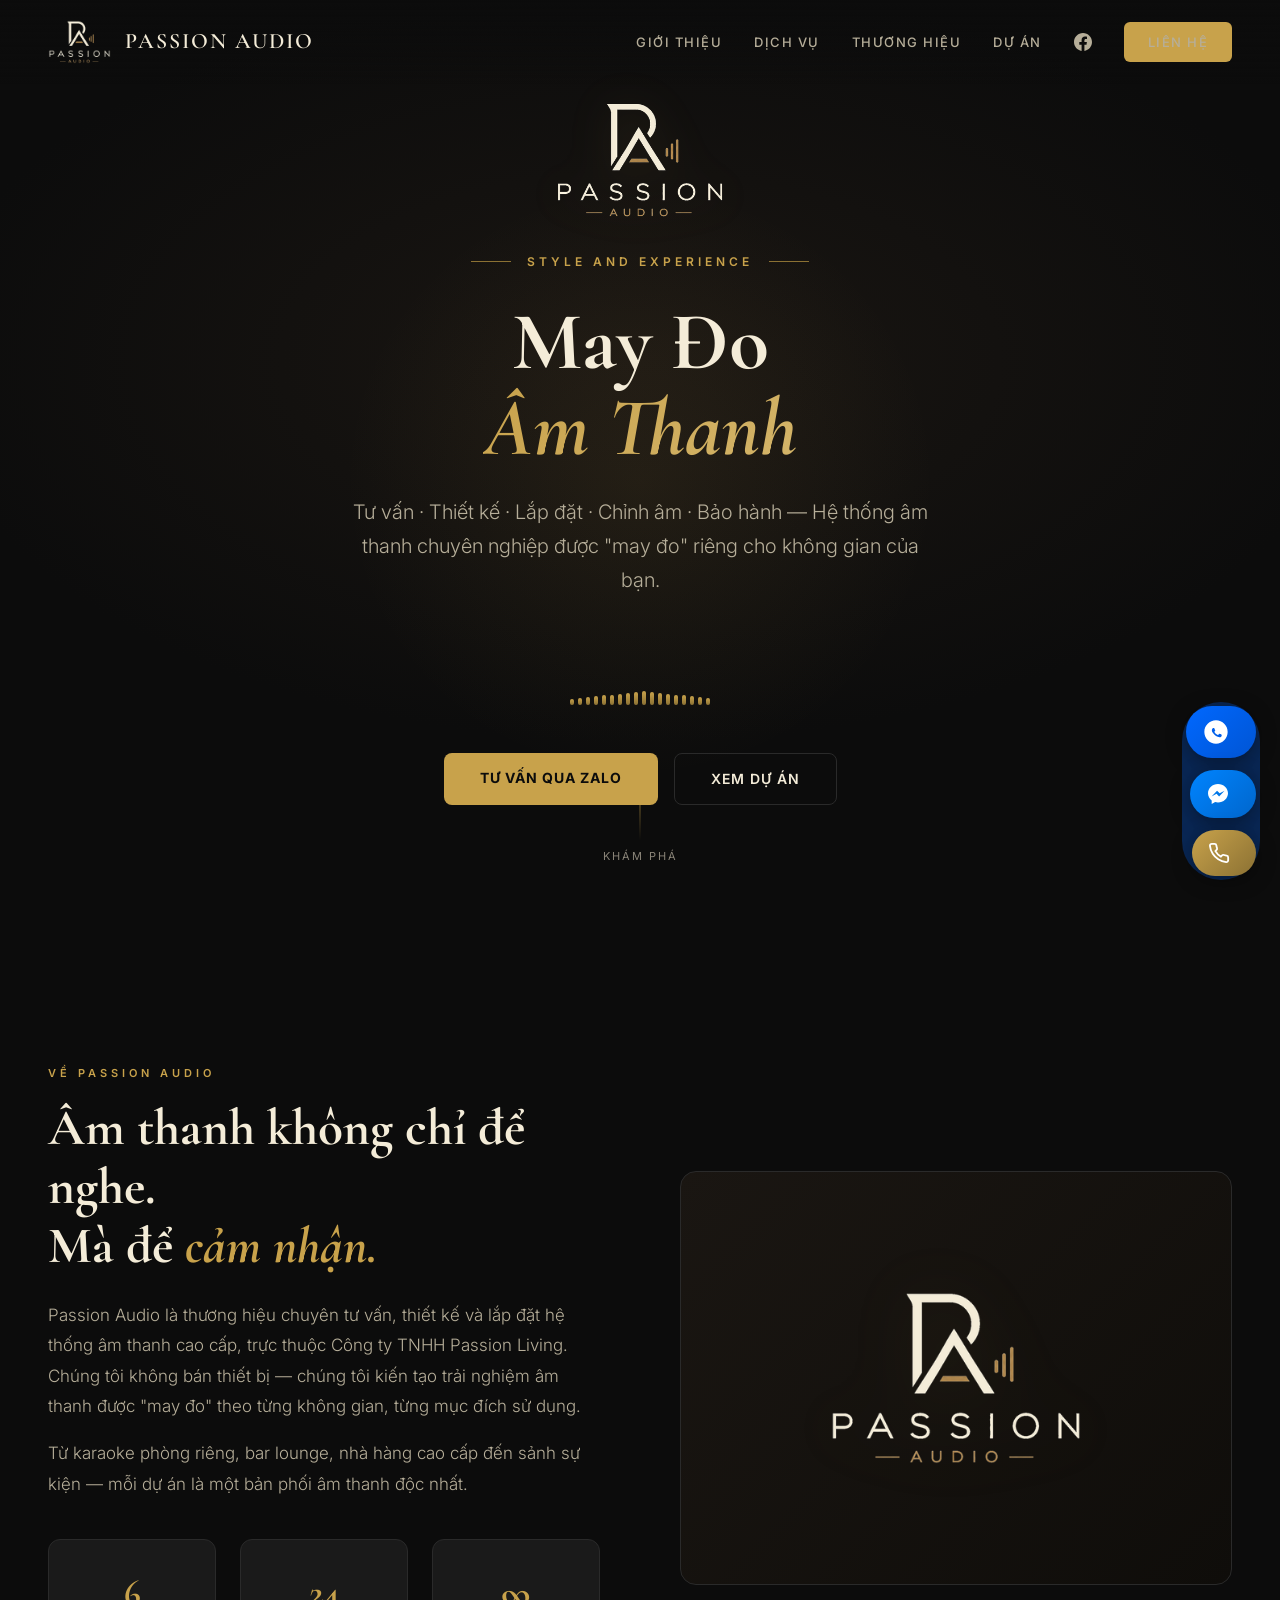
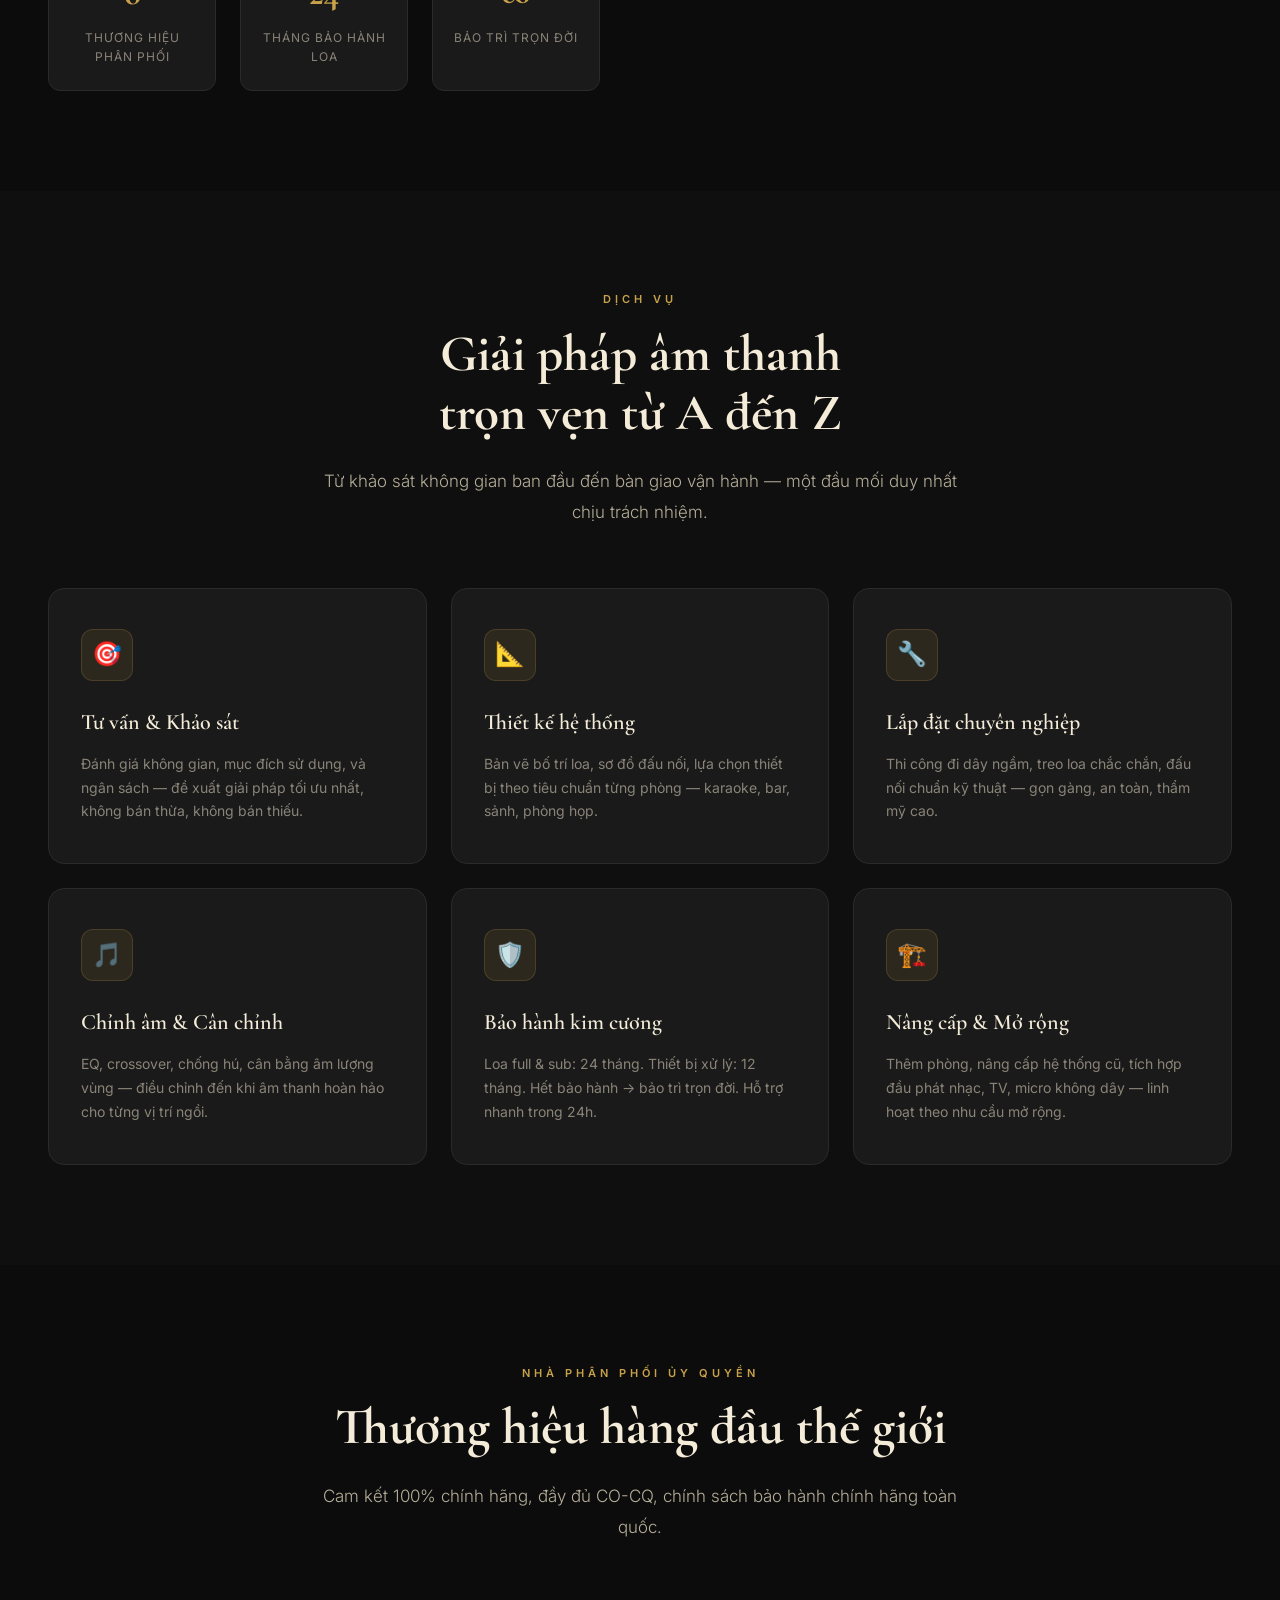
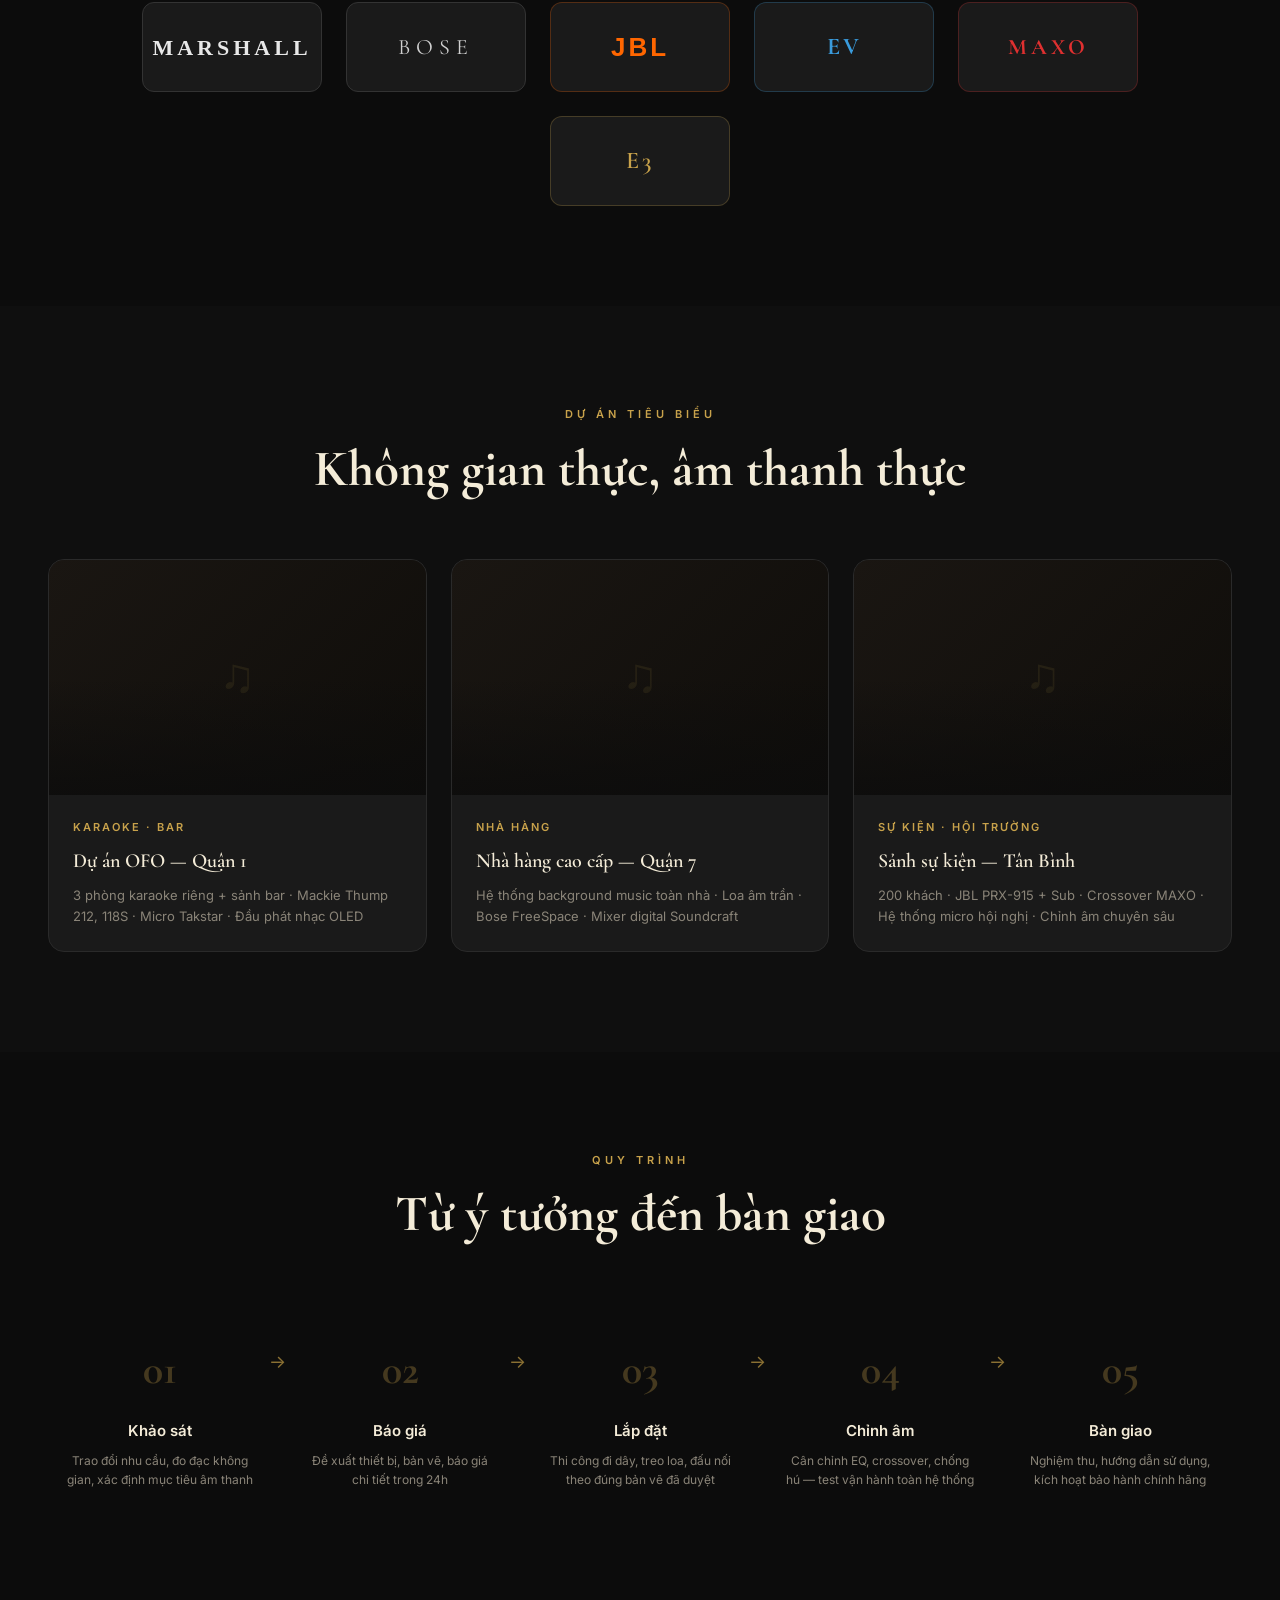
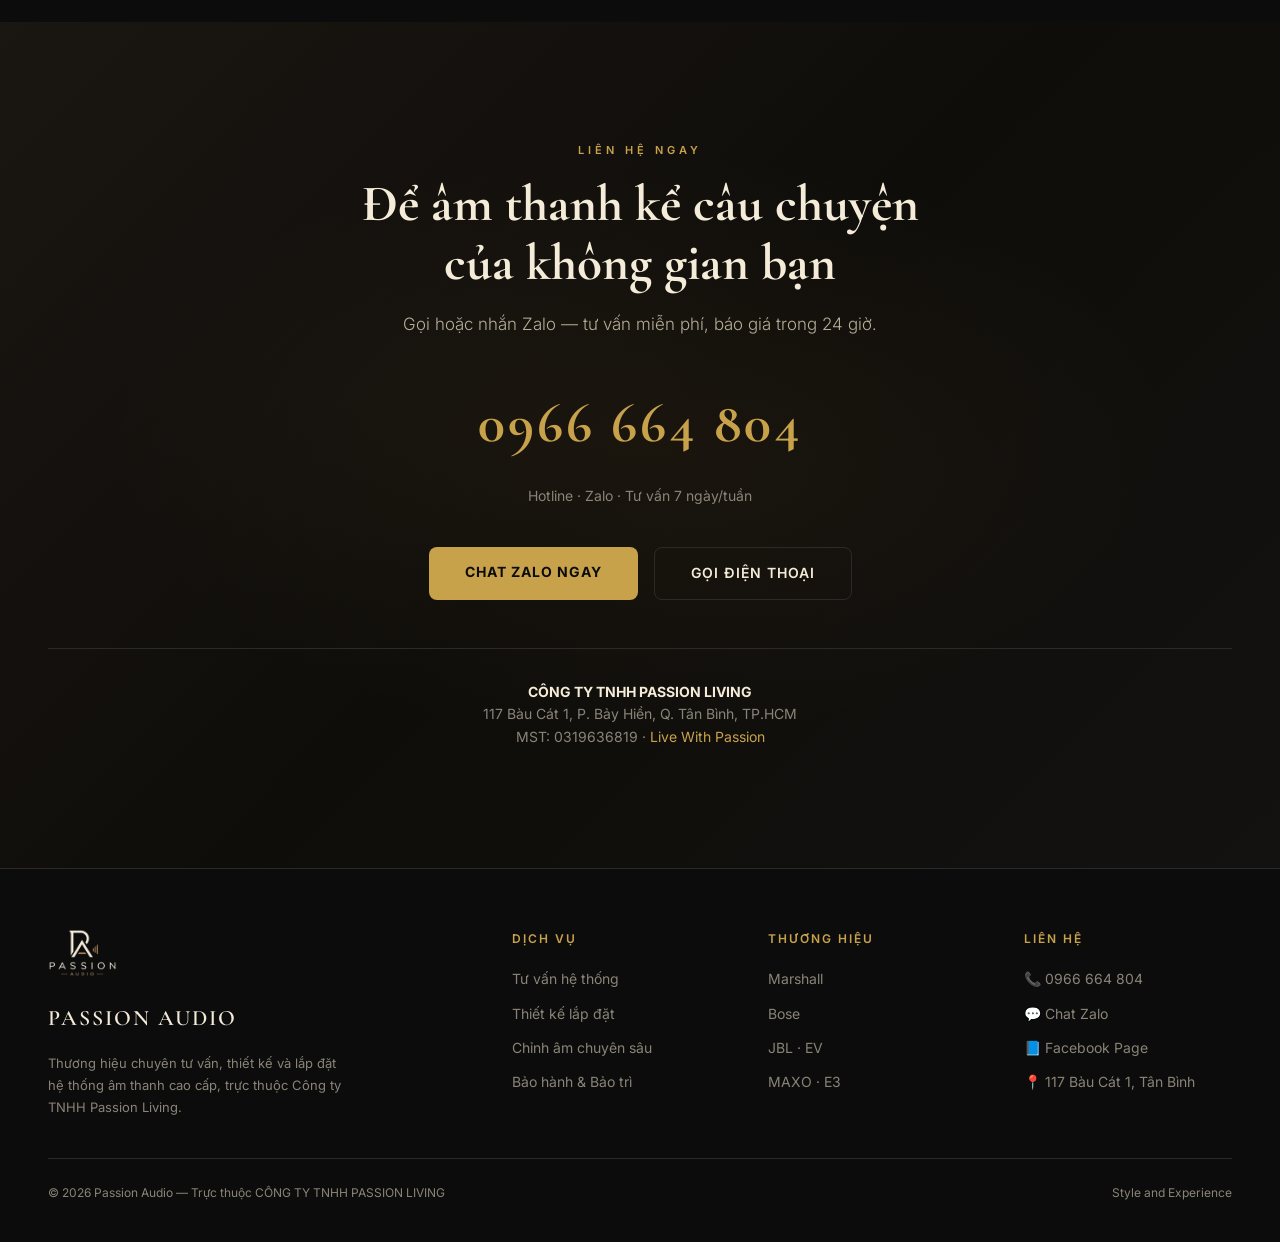
<file: index.html>
<!DOCTYPE html>
<html lang="vi">
<head>
<meta charset="UTF-8">
<meta name="viewport" content="width=device-width, initial-scale=1.0, viewport-fit=cover">

<meta property="og:title" content="Passion Audio — May Đo Âm Thanh">
<meta property="og:description" content="Tư vấn · Thiết kế · Lắp đặt · Chỉnh âm hệ thống âm thanh chuyên nghiệp. Hotline: 0966 664 804">
<meta property="og:type" content="website">
<meta property="og:url" content="https://www.facebook.com/profile.php?id=61590909455435">
<meta property="og:image" content="">
<meta property="og:locale" content="vi_VN">
<title>Passion Audio — Style and Experience</title>
<style>
@import url('https://fonts.googleapis.com/css2?family=Cormorant+Garamond:ital,wght@0,400;0,600;0,700;1,400&family=Inter:wght@300;400;500;600;700&display=swap');

*, *::before, *::after { box-sizing: border-box; margin: 0; padding: 0; }

:root {
  --onyx: #0C0C0C;
  --ink: #141414;
  --gold: #C8A24B;
  --gold-light: #D4B56A;
  --gold-dim: #8B7133;
  --cream: #F4ECD8;
  --warm-grey: #B6AE99;
  --card-bg: #1A1A1A;
  --card-border: #2A2A2A;
  --text-primary: #F4ECD8;
  --text-muted: #8A8478;
  --serif: 'Cormorant Garamond', 'Georgia', serif;
  --sans: 'Inter', -apple-system, sans-serif;
}

html { scroll-behavior: smooth; }
body {
  font-family: var(--sans);
  background: var(--onyx);
  color: var(--text-primary);
  overflow-x: hidden;
  padding: env(safe-area-inset-top) env(safe-area-inset-right) env(safe-area-inset-bottom) env(safe-area-inset-left);
  line-height: 1.6;
  -webkit-font-smoothing: antialiased;
}


.nav-logo-img { height: 44px; width: auto; object-fit: contain; }
.nav.scrolled .nav-logo-img { height: 36px; }
.hero-logo { height: 120px; width: auto; margin-bottom: 24px; filter: drop-shadow(0 4px 20px rgba(200,162,75,0.15)); }
.about-logo { height: 180px; width: auto; filter: drop-shadow(0 4px 30px rgba(200,162,75,0.1)); }
.footer-logo { height: 48px; width: auto; margin-bottom: 16px; }

/* ═══ NAV ═══ */
.nav {
  position: fixed; top: 0; left: 0; right: 0; z-index: 100;
  padding: 20px 48px;
  display: flex; align-items: center; justify-content: space-between;
  background: linear-gradient(180deg, rgba(12,12,12,0.95) 0%, rgba(12,12,12,0) 100%);
  transition: all 0.4s;
}
.nav.scrolled { background: rgba(12,12,12,0.97); backdrop-filter: blur(20px); padding: 14px 48px; }
.nav-logo { display: flex; align-items: center; gap: 14px; text-decoration: none; }
.nav-logo-icon {
  width: 42px; height: 42px; border: 1.5px solid var(--gold); border-radius: 50%;
  display: flex; align-items: center; justify-content: center;
}
.nav-logo-icon svg { width: 22px; height: 22px; }
.nav-brand { font-family: var(--serif); font-size: 22px; font-weight: 600; color: var(--cream); letter-spacing: 2px; }
.nav-links { display: flex; gap: 32px; align-items: center; }
.nav-links a {
  color: var(--warm-grey); text-decoration: none; font-size: 13px; font-weight: 500;
  letter-spacing: 1.5px; text-transform: uppercase; transition: color 0.3s;
}
.nav-links a:hover { color: var(--gold); }
.nav-cta {
  background: var(--gold); color: var(--onyx); padding: 10px 24px; border-radius: 6px;
  font-weight: 600; font-size: 13px; letter-spacing: 1px; text-transform: uppercase;
  text-decoration: none; transition: all 0.3s;
}
.nav-cta:hover { background: var(--gold-light); transform: translateY(-1px); }
.nav-toggle { display: none; cursor: pointer; background: none; border: none; padding: 8px; }
.nav-toggle span { display: block; width: 24px; height: 2px; background: var(--cream); margin: 5px 0; transition: 0.3s; }

/* ═══ HERO ═══ */
.hero {
  min-height: 100vh; min-height: 100svh; display: flex; align-items: center; justify-content: center;
  position: relative; overflow: hidden;
  background: radial-gradient(ellipse 80% 60% at 50% 40%, #1a1612 0%, var(--onyx) 70%);
}
.hero-glow {
  position: absolute; width: 600px; height: 600px; border-radius: 50%;
  background: radial-gradient(circle, rgba(200,162,75,0.08) 0%, transparent 70%);
  top: 20%; left: 50%; transform: translateX(-50%);
  animation: pulse-glow 6s ease-in-out infinite;
}
@keyframes pulse-glow {
  0%, 100% { opacity: 0.6; transform: translateX(-50%) scale(1); }
  50% { opacity: 1; transform: translateX(-50%) scale(1.15); }
}
.hero-content { text-align: center; position: relative; z-index: 2; padding: 0 24px; max-width: 900px; }
.hero-eyebrow {
  font-size: 12px; letter-spacing: 4px; text-transform: uppercase; color: var(--gold);
  font-weight: 600; margin-bottom: 28px;
  display: flex; align-items: center; justify-content: center; gap: 16px;
}
.hero-eyebrow::before, .hero-eyebrow::after {
  content: ''; width: 40px; height: 1px; background: var(--gold-dim);
}
.hero-title {
  font-family: var(--serif); font-size: clamp(42px, 7vw, 82px); font-weight: 700;
  line-height: 1.05; margin-bottom: 12px; color: var(--cream);
}
.hero-title em {
  font-style: italic; color: var(--gold);
  background: linear-gradient(135deg, var(--gold) 0%, var(--gold-light) 100%);
  -webkit-background-clip: text; -webkit-text-fill-color: transparent;
}
.hero-sub {
  font-size: clamp(16px, 2vw, 20px); color: var(--warm-grey); font-weight: 300;
  max-width: 600px; margin: 24px auto 0; line-height: 1.7;
}

/* Sound wave */
.hero-wave {
  display: flex; align-items: end; justify-content: center; gap: 4px;
  height: 60px; margin: 48px auto 0; width: fit-content;
}
.hero-wave .bar {
  width: 4px; border-radius: 2px;
  background: linear-gradient(180deg, var(--gold) 0%, var(--gold-dim) 100%);
  animation: wave-bar 1.8s ease-in-out infinite;
}
@keyframes wave-bar {
  0%, 100% { height: var(--h-min); opacity: 0.5; }
  50% { height: var(--h-max); opacity: 1; }
}

.hero-actions { display: flex; gap: 16px; justify-content: center; margin-top: 48px; flex-wrap: wrap; }
.btn-gold {
  background: var(--gold); color: var(--onyx); padding: 14px 36px; border-radius: 8px;
  font-weight: 700; font-size: 14px; letter-spacing: 1px; text-transform: uppercase;
  text-decoration: none; transition: all 0.35s; border: none; cursor: pointer;
}
.btn-gold:hover { background: var(--gold-light); transform: translateY(-2px); box-shadow: 0 12px 32px rgba(200,162,75,0.25); }
.btn-outline {
  background: transparent; color: var(--cream); padding: 14px 36px; border-radius: 8px;
  font-weight: 600; font-size: 14px; letter-spacing: 1px; text-transform: uppercase;
  text-decoration: none; transition: all 0.35s; border: 1.5px solid var(--card-border);
}
.btn-outline:hover { border-color: var(--gold); color: var(--gold); }

.scroll-hint {
  position: absolute; bottom: 40px; left: 50%; transform: translateX(-50%);
  display: flex; flex-direction: column; align-items: center; gap: 8px;
  color: var(--text-muted); font-size: 11px; letter-spacing: 2px; text-transform: uppercase;
  animation: float 3s ease-in-out infinite;
}
@keyframes float { 0%,100%{ transform:translateX(-50%) translateY(0); } 50%{ transform:translateX(-50%) translateY(8px); } }
.scroll-line { width: 1px; height: 40px; background: linear-gradient(180deg, var(--gold-dim) 0%, transparent 100%); }

/* ═══ SECTIONS ═══ */
section { padding: 100px 48px; }
.section-eyebrow {
  font-size: 11px; letter-spacing: 4px; text-transform: uppercase; color: var(--gold);
  font-weight: 600; margin-bottom: 16px;
}
.section-title {
  font-family: var(--serif); font-size: clamp(32px, 4vw, 52px); font-weight: 700;
  color: var(--cream); margin-bottom: 24px; line-height: 1.15;
}
.section-desc { font-size: 17px; color: var(--warm-grey); max-width: 640px; line-height: 1.8; font-weight: 300; }
.container { max-width: 1200px; margin: 0 auto; }

/* ═══ ABOUT ═══ */
.about { background: var(--onyx); }
.about-grid { display: grid; grid-template-columns: 1fr 1fr; gap: 80px; align-items: center; margin-top: 60px; }
.about-visual {
  aspect-ratio: 4/3; border-radius: 16px; overflow: hidden; position: relative;
  background: linear-gradient(135deg, #1a1612 0%, #0f0d0a 100%);
  border: 1px solid var(--card-border);
}
.about-visual-inner {
  position: absolute; inset: 0; display: flex; align-items: center; justify-content: center;
  flex-direction: column; gap: 20px;
}
.about-visual .big-text {
  font-family: var(--serif); font-size: 64px; font-weight: 700; color: var(--gold);
  opacity: 0.15; line-height: 1;
}
.about-visual .label-text {
  font-size: 13px; letter-spacing: 4px; text-transform: uppercase; color: var(--gold-dim);
}
.about-stats { display: grid; grid-template-columns: repeat(3, 1fr); gap: 24px; margin-top: 40px; }
.stat {
  text-align: center; padding: 24px 16px;
  border: 1px solid var(--card-border); border-radius: 12px;
  background: var(--card-bg);
}
.stat-num { font-family: var(--serif); font-size: 36px; font-weight: 700; color: var(--gold); }
.stat-label { font-size: 12px; color: var(--text-muted); margin-top: 6px; letter-spacing: 1px; text-transform: uppercase; }

/* ═══ SERVICES ═══ */
.services { background: #0F0F0F; }
.services-grid { display: grid; grid-template-columns: repeat(3, 1fr); gap: 24px; margin-top: 60px; }
.service-card {
  padding: 40px 32px; border-radius: 16px;
  background: var(--card-bg); border: 1px solid var(--card-border);
  transition: all 0.4s; position: relative; overflow: hidden;
}
.service-card:hover { border-color: var(--gold-dim); transform: translateY(-4px); }
.service-card::before {
  content: ''; position: absolute; top: 0; left: 0; right: 0; height: 3px;
  background: linear-gradient(90deg, transparent, var(--gold), transparent);
  opacity: 0; transition: opacity 0.4s;
}
.service-card:hover::before { opacity: 1; }
.service-icon {
  width: 52px; height: 52px; border-radius: 12px;
  background: rgba(200,162,75,0.1); border: 1px solid rgba(200,162,75,0.2);
  display: flex; align-items: center; justify-content: center; margin-bottom: 24px;
  color: var(--gold); font-size: 24px;
}
.service-title { font-family: var(--serif); font-size: 22px; font-weight: 600; color: var(--cream); margin-bottom: 12px; }
.service-desc { font-size: 14px; color: var(--text-muted); line-height: 1.7; }

/* ═══ BRANDS ═══ */
.brands { background: var(--onyx); text-align: center; }
.brands-grid {
  display: flex; flex-wrap: wrap; justify-content: center; gap: 24px;
  margin-top: 60px;
}
.brand-item {
  width: 180px; height: 90px; border-radius: 12px;
  background: var(--card-bg); border: 1px solid var(--card-border);
  display: flex; align-items: center; justify-content: center;
  transition: all 0.35s; cursor: default;
}
.brand-item:hover { border-color: var(--gold-dim); background: #1e1e1e; }
.brand-name {
  font-family: var(--serif); font-size: 20px; font-weight: 700;
  color: var(--warm-grey); letter-spacing: 2px; transition: all 0.3s;
}
/* Brand colors hiện mặc định */
.brand-item[data-brand="marshall"] .brand-name { color: #E8E8E8; }
.brand-item[data-brand="bose"] .brand-name { color: #D0D0D0; }
.brand-item[data-brand="jbl"] .brand-name { color: #FF6600; }
.brand-item[data-brand="ev"] .brand-name { color: #3A9BDC; }
.brand-item[data-brand="maxo"] .brand-name { color: #E03030; }
.brand-item[data-brand="e3"] .brand-name { color: var(--gold); }

/* Glow nhẹ mặc định */
.brand-item[data-brand="marshall"] { border-color: #333; }
.brand-item[data-brand="bose"] { border-color: #333; }
.brand-item[data-brand="jbl"] { border-color: rgba(255,102,0,0.25); }
.brand-item[data-brand="ev"] { border-color: rgba(58,155,220,0.25); }
.brand-item[data-brand="maxo"] { border-color: rgba(224,48,48,0.25); }
.brand-item[data-brand="e3"] { border-color: rgba(200,162,75,0.25); }

/* Brand hover — sáng hơn khi hover */
.brand-item[data-brand="marshall"]:hover { border-color: #FFF; background: #161616; }
.brand-item[data-brand="marshall"]:hover .brand-name { color: #FFF; text-shadow: 0 0 20px rgba(255,255,255,0.3); }
.brand-item[data-brand="bose"]:hover { border-color: #FFF; background: #161616; }
.brand-item[data-brand="bose"]:hover .brand-name { color: #FFF; text-shadow: 0 0 20px rgba(255,255,255,0.3); }
.brand-item[data-brand="jbl"]:hover { border-color: #FF6600; background: #1a1208; }
.brand-item[data-brand="jbl"]:hover .brand-name { text-shadow: 0 0 20px rgba(255,102,0,0.4); }
.brand-item[data-brand="ev"]:hover { border-color: #3A9BDC; background: #0a1420; }
.brand-item[data-brand="ev"]:hover .brand-name { text-shadow: 0 0 20px rgba(58,155,220,0.4); }
.brand-item[data-brand="maxo"]:hover { border-color: #E03030; background: #1a0808; }
.brand-item[data-brand="maxo"]:hover .brand-name { text-shadow: 0 0 20px rgba(224,48,48,0.4); }
.brand-item[data-brand="e3"]:hover { border-color: var(--gold); background: #1a1612; }
.brand-item[data-brand="e3"]:hover .brand-name { text-shadow: 0 0 20px rgba(200,162,75,0.4); }

/* Brand item enhanced */
.brand-item {
  transition: all 0.4s cubic-bezier(0.16,1,0.3,1);
  position: relative; overflow: hidden;
}
.brand-item::after {
  content: ''; position: absolute; inset: 0; opacity: 0;
  transition: opacity 0.4s;
}
.brand-item[data-brand="jbl"]::after { background: radial-gradient(circle at center, rgba(255,102,0,0.06) 0%, transparent 70%); }
.brand-item[data-brand="ev"]::after { background: radial-gradient(circle at center, rgba(0,91,172,0.06) 0%, transparent 70%); }
.brand-item[data-brand="maxo"]::after { background: radial-gradient(circle at center, rgba(204,0,0,0.06) 0%, transparent 70%); }
.brand-item[data-brand="marshall"]::after { background: radial-gradient(circle at center, rgba(255,255,255,0.04) 0%, transparent 70%); }
.brand-item[data-brand="e3"]::after { background: radial-gradient(circle at center, rgba(200,162,75,0.06) 0%, transparent 70%); }
.brand-item:hover::after { opacity: 1; }


/* ═══ PROJECTS ═══ */
.projects { background: #0F0F0F; }
.projects-grid { display: grid; grid-template-columns: repeat(3, 1fr); gap: 24px; margin-top: 60px; }
.project-card {
  border-radius: 16px; overflow: hidden;
  background: var(--card-bg); border: 1px solid var(--card-border);
  transition: all 0.4s;
}
.project-card:hover { border-color: var(--gold-dim); transform: translateY(-4px); }
.project-img {
  aspect-ratio: 16/10; background: linear-gradient(135deg, #1a1612, #0f0d0a);
  display: flex; align-items: center; justify-content: center;
  font-family: var(--serif); font-size: 48px; color: rgba(200,162,75,0.1); font-weight: 700;
  position: relative; overflow: hidden;
}
.project-img::after {
  content: ''; position: absolute; inset: 0;
  background: linear-gradient(180deg, transparent 50%, rgba(12,12,12,0.8) 100%);
}
.project-info { padding: 24px; }
.project-tag {
  font-size: 11px; letter-spacing: 2px; text-transform: uppercase;
  color: var(--gold); font-weight: 600; margin-bottom: 8px;
}
.project-name { font-family: var(--serif); font-size: 20px; font-weight: 600; color: var(--cream); margin-bottom: 8px; }
.project-detail { font-size: 13px; color: var(--text-muted); line-height: 1.6; }

/* ═══ PROCESS ═══ */
.process { background: var(--onyx); }
.process-steps { display: grid; grid-template-columns: repeat(5, 1fr); gap: 16px; margin-top: 60px; }
.step {
  text-align: center; padding: 32px 16px; position: relative;
}
.step::after {
  content: '→'; position: absolute; right: -14px; top: 44px;
  color: var(--gold-dim); font-size: 18px;
}
.step:last-child::after { display: none; }
.step-num {
  font-family: var(--serif); font-size: 42px; font-weight: 700;
  color: var(--gold); opacity: 0.3; margin-bottom: 16px;
}
.step-title { font-size: 15px; font-weight: 600; color: var(--cream); margin-bottom: 8px; }
.step-desc { font-size: 12px; color: var(--text-muted); line-height: 1.6; }

/* ═══ CTA ═══ */
.cta {
  background: linear-gradient(135deg, #1a1612 0%, #0f0d0a 50%, #141210 100%);
  text-align: center; padding: 120px 48px; position: relative;
}
.cta::before {
  content: ''; position: absolute; inset: 0;
  background: radial-gradient(ellipse 60% 50% at 50% 50%, rgba(200,162,75,0.06) 0%, transparent 70%);
}
.cta-content { position: relative; z-index: 2; }
.cta .section-title { max-width: 700px; margin: 0 auto 16px; }
.cta .section-desc { margin: 0 auto 40px; text-align: center; }
.cta-phone {
  font-family: var(--serif); font-size: clamp(36px, 5vw, 56px); font-weight: 700;
  color: var(--gold); letter-spacing: 3px; margin-bottom: 16px;
  text-decoration: none; display: block;
}
.cta-phone:hover { color: var(--gold-light); }
.cta-sub { font-size: 14px; color: var(--text-muted); margin-bottom: 40px; }

/* ═══ FOOTER ═══ */
.footer {
  padding: 60px 48px 40px; background: var(--onyx);
  border-top: 1px solid var(--card-border);
}
.footer-inner {
  max-width: 1200px; margin: 0 auto;
  display: grid; grid-template-columns: 2fr 1fr 1fr 1fr; gap: 48px;
}
.footer-brand .nav-brand { margin-bottom: 16px; display: block; }
.footer-desc { font-size: 13px; color: var(--text-muted); line-height: 1.7; max-width: 300px; }
.footer-col h4 {
  font-size: 12px; letter-spacing: 2px; text-transform: uppercase;
  color: var(--gold); font-weight: 600; margin-bottom: 20px;
}
.footer-col a {
  display: block; font-size: 14px; color: var(--text-muted);
  text-decoration: none; margin-bottom: 12px; transition: color 0.3s;
}
.footer-col a:hover { color: var(--cream); }
.footer-bottom {
  max-width: 1200px; margin: 40px auto 0; padding-top: 24px;
  border-top: 1px solid var(--card-border);
  display: flex; justify-content: space-between; align-items: center;
  font-size: 12px; color: var(--text-muted);
}

/* ═══ RESPONSIVE ═══ */
@media (max-width: 1024px) {
  section { padding: 80px 32px; }
  .about-grid { grid-template-columns: 1fr; gap: 40px; }
  .services-grid { grid-template-columns: repeat(2, 1fr); }
  .projects-grid { grid-template-columns: repeat(2, 1fr); }
  .process-steps { grid-template-columns: repeat(3, 1fr); }
  .step:nth-child(3)::after { display: none; }
  .footer-inner { grid-template-columns: 1fr 1fr; }
}
@media (max-width: 768px) {
  .nav { padding: 14px 18px; }
  .nav-links { display: none; }
  .nav-toggle { display: block; }
  .nav-logo-img { height: 34px !important; }
  .nav-brand { font-size: 18px; letter-spacing: 1px; }

  section { padding: 56px 18px; }

  /* Hero mobile */
  .hero { min-height: 100svh; }
  .hero-logo { height: 80px !important; }
  .hero-title { font-size: 36px !important; }
  .hero-sub { font-size: 15px; margin-top: 16px; }
  .hero-wave { height: 40px; margin-top: 32px; }
  .hero-wave .bar { width: 3px; }
  .hero-actions { flex-direction: column; align-items: center; gap: 12px; margin-top: 32px; }
  .btn-gold, .btn-outline { width: 100%; max-width: 300px; text-align: center; padding: 14px 24px; font-size: 13px; }
  .scroll-hint { bottom: 20px; font-size: 10px; }
  .scroll-line { height: 28px; }

  /* About mobile */
  .about-grid { grid-template-columns: 1fr; gap: 32px; }
  .about-visual { aspect-ratio: 16/9; }
  .about-logo { height: 100px !important; }
  .about-stats { grid-template-columns: repeat(3, 1fr); gap: 10px; }
  .stat { padding: 16px 8px; }
  .stat-num { font-size: 28px; }
  .stat-label { font-size: 10px; }
  .section-title { font-size: 28px !important; }
  .section-desc { font-size: 15px; }

  /* Services mobile */
  .services-grid { grid-template-columns: 1fr; gap: 16px; }
  .service-card { padding: 28px 24px; }
  .service-icon { width: 44px; height: 44px; margin-bottom: 16px; font-size: 20px; }
  .service-title { font-size: 18px; }
  .service-desc { font-size: 13px; }

  /* Brands mobile — grid 3 cột sát nhau */
  .brands-grid { 
    display: grid !important; 
    grid-template-columns: repeat(3, 1fr); 
    gap: 10px; 
    width: 100%;
  }
  .brand-item { width: 100% !important; height: 64px !important; border-radius: 10px; }
  .brand-name { font-size: 14px !important; letter-spacing: 1px !important; }

  /* Projects mobile */
  .projects-grid { grid-template-columns: 1fr; gap: 16px; }
  .project-img { aspect-ratio: 16/8; font-size: 36px; }
  .project-info { padding: 18px; }
  .project-name { font-size: 18px; }

  /* Process mobile — 2 col + 1 */
  .process-steps { grid-template-columns: 1fr 1fr; gap: 16px; }
  .step { padding: 20px 12px; }
  .step::after { display: none; }
  .step-num { font-size: 32px; margin-bottom: 10px; }
  .step-title { font-size: 13px; }
  .step-desc { font-size: 11px; }

  /* CTA mobile */
  .cta { padding: 80px 18px; }
  .cta-phone { font-size: 32px !important; letter-spacing: 1px; }
  .cta-sub { font-size: 13px; }

  /* Footer mobile */
  .footer { padding: 40px 18px 28px; }
  .footer-inner { grid-template-columns: 1fr 1fr; gap: 24px; }
  .footer-brand { grid-column: 1 / -1; }
  .footer-logo { height: 36px !important; }
  .footer-desc { font-size: 12px; }
  .footer-col h4 { font-size: 11px; margin-bottom: 14px; }
  .footer-col a { font-size: 13px; margin-bottom: 10px; }
  .footer-bottom { flex-direction: column; gap: 8px; text-align: center; font-size: 11px; }

  /* Floating buttons mobile */
  .floating-btns { bottom: 14px; right: 14px; gap: 8px; }
  .float-btn { padding: 10px 12px; }
}

/* ═══ EXTRA SMALL (iPhone SE, 375px) ═══ */
@media (max-width: 400px) {
  .hero-title { font-size: 30px !important; }
  .hero-logo { height: 64px !important; }
  .section-title { font-size: 24px !important; }
  .brands-grid { grid-template-columns: repeat(2, 1fr); }
  .about-stats { grid-template-columns: 1fr 1fr 1fr; }
  .stat-num { font-size: 24px; }
  .process-steps { grid-template-columns: 1fr; }
  .cta-phone { font-size: 28px !important; }
  .footer-inner { grid-template-columns: 1fr; }
}

/* Reveal animation */
.reveal { opacity: 0; transform: translateY(30px); transition: all 0.8s cubic-bezier(0.16,1,0.3,1); }
.reveal.visible { opacity: 1; transform: translateY(0); }

/* ═══ FLOATING BUTTONS ═══ */
.floating-btns {
  position: fixed; bottom: 24px; right: 24px; z-index: 999;
  display: flex; flex-direction: column; gap: 12px; align-items: flex-end;
}
.float-btn {
  display: flex; align-items: center; gap: 10px;
  padding: 12px 16px; border-radius: 50px;
  text-decoration: none; color: #fff;
  box-shadow: 0 4px 20px rgba(0,0,0,0.4);
  transition: all 0.35s cubic-bezier(0.16,1,0.3,1);
  font-size: 13px; font-weight: 600;
}
.float-btn:hover { transform: translateX(-4px) scale(1.03); box-shadow: 0 6px 28px rgba(0,0,0,0.5); }
.float-label {
  max-width: 0; overflow: hidden; white-space: nowrap;
  transition: max-width 0.4s ease, opacity 0.3s; opacity: 0;
}
.float-btn:hover .float-label { max-width: 160px; opacity: 1; }
.float-zalo { background: linear-gradient(135deg, #0068FF 0%, #0055D4 100%); }
.float-fb { background: linear-gradient(135deg, #0084FF 0%, #0066CC 100%); }
.float-phone { background: linear-gradient(135deg, var(--gold) 0%, var(--gold-dim) 100%); }

/* Pulse animation cho nút chính (Zalo) */
.float-zalo::before {
  content: ''; position: absolute; inset: -4px; border-radius: 50px;
  background: rgba(0,104,255,0.3);
  animation: btn-pulse 2.5s ease-in-out infinite;
  z-index: -1;
}
@keyframes btn-pulse {
  0%, 100% { transform: scale(1); opacity: 0.6; }
  50% { transform: scale(1.15); opacity: 0; }
}

/* Mobile: nhỏ hơn, sát góc */
@media (max-width: 768px) {
  .floating-btns { bottom: 16px; right: 16px; gap: 10px; }
  .float-btn { padding: 10px 14px; }
  .float-btn svg { width: 20px; height: 20px; }
  .float-label { display: none; }
}

.nav-social:hover { color: var(--gold) !important; }
</style>
</head>
<body>

<!-- NAV -->
<nav class="nav" id="nav">
  <a href="#" class="nav-logo">
    <img src="[data-uri]" alt="Passion Audio" class="nav-logo-img">
    <span class="nav-brand">PASSION AUDIO</span>
  </a>
  <div class="nav-links">
    <a href="#about">Giới thiệu</a>
    <a href="#services">Dịch vụ</a>
    <a href="#brands">Thương hiệu</a>
    <a href="#projects">Dự án</a>
    <a href="https://www.facebook.com/profile.php?id=61590909455435" target="_blank" class="nav-social" title="Facebook" style="color:var(--warm-grey);transition:color 0.3s;display:flex">
      <svg width="18" height="18" viewBox="0 0 24 24" fill="currentColor"><path d="M24 12.073c0-6.627-5.373-12-12-12s-12 5.373-12 12c0 5.99 4.388 10.954 10.125 11.854v-8.385H7.078v-3.47h3.047V9.43c0-3.007 1.792-4.669 4.533-4.669 1.312 0 2.686.235 2.686.235v2.953H15.83c-1.491 0-1.956.925-1.956 1.874v2.25h3.328l-.532 3.47h-2.796v8.385C19.612 23.027 24 18.062 24 12.073z"/></svg>
    </a>
    <a href="#contact" class="nav-cta">Liên hệ</a>
  </div>
  <button class="nav-toggle" onclick="document.querySelector('.nav-links').classList.toggle('show')">
    <span></span><span></span><span></span>
  </button>
</nav>

<!-- HERO -->
<section class="hero" id="hero">
  <div class="hero-glow"></div>
  <div class="hero-content">
    <img src="[data-uri]" alt="Passion Audio" class="hero-logo">
    <div class="hero-eyebrow">Style and Experience</div>
    <h1 class="hero-title">May Đo<br><em>Âm Thanh</em></h1>
    <p class="hero-sub">
      Tư vấn · Thiết kế · Lắp đặt · Chỉnh âm · Bảo hành — Hệ thống âm thanh chuyên nghiệp
      được "may đo" riêng cho không gian của bạn.
    </p>
    <div class="hero-wave" id="wave"></div>
    <div class="hero-actions">
      <a href="https://zalo.me/0966664804" target="_blank" class="btn-gold">Tư vấn qua Zalo</a>
      <a href="#projects" class="btn-outline">Xem dự án</a>
    </div>
  </div>
  <div class="scroll-hint">
    <div class="scroll-line"></div>
    Khám phá
  </div>
</section>

<!-- ABOUT -->
<section class="about" id="about">
  <div class="container">
    <div class="about-grid">
      <div class="reveal">
        <div class="section-eyebrow">Về Passion Audio</div>
        <h2 class="section-title">Âm thanh không chỉ để nghe.<br>Mà để <em style="font-family:var(--serif);color:var(--gold);font-style:italic">cảm nhận.</em></h2>
        <p class="section-desc">
          Passion Audio là thương hiệu chuyên tư vấn, thiết kế và lắp đặt hệ thống âm thanh cao cấp,
          trực thuộc Công ty TNHH Passion Living. Chúng tôi không bán thiết bị — chúng tôi kiến tạo
          trải nghiệm âm thanh được "may đo" theo từng không gian, từng mục đích sử dụng.
        </p>
        <p class="section-desc" style="margin-top:16px">
          Từ karaoke phòng riêng, bar lounge, nhà hàng cao cấp đến sảnh sự kiện — mỗi dự án là một
          bản phối âm thanh độc nhất.
        </p>
        <div class="about-stats">
          <div class="stat"><div class="stat-num">6</div><div class="stat-label">Thương hiệu phân phối</div></div>
          <div class="stat"><div class="stat-num">24</div><div class="stat-label">Tháng bảo hành loa</div></div>
          <div class="stat"><div class="stat-num">∞</div><div class="stat-label">Bảo trì trọn đời</div></div>
        </div>
      </div>
      <div class="about-visual reveal">
        <div class="about-visual-inner">
          <img src="[data-uri]" alt="Passion Audio" class="about-logo">
        </div>
      </div>
    </div>
  </div>
</section>

<!-- SERVICES -->
<section class="services" id="services">
  <div class="container">
    <div style="text-align:center" class="reveal">
      <div class="section-eyebrow">Dịch vụ</div>
      <h2 class="section-title">Giải pháp âm thanh<br>trọn vẹn từ A đến Z</h2>
      <p class="section-desc" style="margin:0 auto">
        Từ khảo sát không gian ban đầu đến bàn giao vận hành — một đầu mối duy nhất chịu trách nhiệm.
      </p>
    </div>
    <div class="services-grid">
      <div class="service-card reveal">
        <div class="service-icon">🎯</div>
        <div class="service-title">Tư vấn & Khảo sát</div>
        <div class="service-desc">Đánh giá không gian, mục đích sử dụng, và ngân sách — đề xuất giải pháp tối ưu nhất, không bán thừa, không bán thiếu.</div>
      </div>
      <div class="service-card reveal">
        <div class="service-icon">📐</div>
        <div class="service-title">Thiết kế hệ thống</div>
        <div class="service-desc">Bản vẽ bố trí loa, sơ đồ đấu nối, lựa chọn thiết bị theo tiêu chuẩn từng phòng — karaoke, bar, sảnh, phòng họp.</div>
      </div>
      <div class="service-card reveal">
        <div class="service-icon">🔧</div>
        <div class="service-title">Lắp đặt chuyên nghiệp</div>
        <div class="service-desc">Thi công đi dây ngầm, treo loa chắc chắn, đấu nối chuẩn kỹ thuật — gọn gàng, an toàn, thẩm mỹ cao.</div>
      </div>
      <div class="service-card reveal">
        <div class="service-icon">🎵</div>
        <div class="service-title">Chỉnh âm & Cân chỉnh</div>
        <div class="service-desc">EQ, crossover, chống hú, cân bằng âm lượng vùng — điều chỉnh đến khi âm thanh hoàn hảo cho từng vị trí ngồi.</div>
      </div>
      <div class="service-card reveal">
        <div class="service-icon">🛡️</div>
        <div class="service-title">Bảo hành kim cương</div>
        <div class="service-desc">Loa full & sub: 24 tháng. Thiết bị xử lý: 12 tháng. Hết bảo hành → bảo trì trọn đời. Hỗ trợ nhanh trong 24h.</div>
      </div>
      <div class="service-card reveal">
        <div class="service-icon">🏗️</div>
        <div class="service-title">Nâng cấp & Mở rộng</div>
        <div class="service-desc">Thêm phòng, nâng cấp hệ thống cũ, tích hợp đầu phát nhạc, TV, micro không dây — linh hoạt theo nhu cầu mở rộng.</div>
      </div>
    </div>
  </div>
</section>

<!-- BRANDS -->
<section class="brands" id="brands">
  <div class="container reveal">
    <div class="section-eyebrow">Nhà phân phối ủy quyền</div>
    <h2 class="section-title">Thương hiệu hàng đầu thế giới</h2>
    <p class="section-desc" style="margin:0 auto">
      Cam kết 100% chính hãng, đầy đủ CO-CQ, chính sách bảo hành chính hãng toàn quốc.
    </p>
    <div class="brands-grid">
      <div class="brand-item" data-brand="marshall">
        <span class="brand-name" style="font-family:'Georgia',serif;font-size:22px;letter-spacing:4px">MARSHALL</span>
      </div>
      <div class="brand-item" data-brand="bose">
        <span class="brand-name" style="font-weight:400;letter-spacing:6px;font-size:22px">BOSE</span>
      </div>
      <div class="brand-item" data-brand="jbl">
        <span class="brand-name" style="font-family:'Arial Black',sans-serif;font-weight:900;font-size:26px;letter-spacing:3px">JBL</span>
      </div>
      <div class="brand-item" data-brand="ev">
        <span class="brand-name" style="font-weight:700;font-size:24px;letter-spacing:3px">EV</span>
      </div>
      <div class="brand-item" data-brand="maxo">
        <span class="brand-name" style="font-weight:800;font-size:22px;letter-spacing:4px">MAXO</span>
      </div>
      <div class="brand-item" data-brand="e3">
        <span class="brand-name" style="font-weight:600;font-size:24px;letter-spacing:3px">E3</span>
      </div>
    </div>
  </div>
</section>

<!-- PROJECTS -->
<section class="projects" id="projects">
  <div class="container">
    <div style="text-align:center" class="reveal">
      <div class="section-eyebrow">Dự án tiêu biểu</div>
      <h2 class="section-title">Không gian thực, âm thanh thực</h2>
    </div>
    <div class="projects-grid">
      <div class="project-card reveal">
        <div class="project-img">♫</div>
        <div class="project-info">
          <div class="project-tag">Karaoke · Bar</div>
          <div class="project-name">Dự án OFO — Quận 1</div>
          <div class="project-detail">3 phòng karaoke riêng + sảnh bar · Mackie Thump 212, 118S · Micro Takstar · Đầu phát nhạc OLED</div>
        </div>
      </div>
      <div class="project-card reveal">
        <div class="project-img">♫</div>
        <div class="project-info">
          <div class="project-tag">Nhà hàng</div>
          <div class="project-name">Nhà hàng cao cấp — Quận 7</div>
          <div class="project-detail">Hệ thống background music toàn nhà · Loa âm trần · Bose FreeSpace · Mixer digital Soundcraft</div>
        </div>
      </div>
      <div class="project-card reveal">
        <div class="project-img">♫</div>
        <div class="project-info">
          <div class="project-tag">Sự kiện · Hội trường</div>
          <div class="project-name">Sảnh sự kiện — Tân Bình</div>
          <div class="project-detail">200 khách · JBL PRX-915 + Sub · Crossover MAXO · Hệ thống micro hội nghị · Chỉnh âm chuyên sâu</div>
        </div>
      </div>
    </div>
  </div>
</section>

<!-- PROCESS -->
<section class="process">
  <div class="container">
    <div style="text-align:center" class="reveal">
      <div class="section-eyebrow">Quy trình</div>
      <h2 class="section-title">Từ ý tưởng đến bàn giao</h2>
    </div>
    <div class="process-steps reveal">
      <div class="step">
        <div class="step-num">01</div>
        <div class="step-title">Khảo sát</div>
        <div class="step-desc">Trao đổi nhu cầu, đo đạc không gian, xác định mục tiêu âm thanh</div>
      </div>
      <div class="step">
        <div class="step-num">02</div>
        <div class="step-title">Báo giá</div>
        <div class="step-desc">Đề xuất thiết bị, bản vẽ, báo giá chi tiết trong 24h</div>
      </div>
      <div class="step">
        <div class="step-num">03</div>
        <div class="step-title">Lắp đặt</div>
        <div class="step-desc">Thi công đi dây, treo loa, đấu nối theo đúng bản vẽ đã duyệt</div>
      </div>
      <div class="step">
        <div class="step-num">04</div>
        <div class="step-title">Chỉnh âm</div>
        <div class="step-desc">Cân chỉnh EQ, crossover, chống hú — test vận hành toàn hệ thống</div>
      </div>
      <div class="step">
        <div class="step-num">05</div>
        <div class="step-title">Bàn giao</div>
        <div class="step-desc">Nghiệm thu, hướng dẫn sử dụng, kích hoạt bảo hành chính hãng</div>
      </div>
    </div>
  </div>
</section>

<!-- CTA -->
<section class="cta" id="contact">
  <div class="cta-content reveal">
    <div class="section-eyebrow" style="text-align:center">Liên hệ ngay</div>
    <h2 class="section-title" style="text-align:center">Để âm thanh kể câu chuyện<br>của không gian bạn</h2>
    <p class="section-desc" style="text-align:center;margin:0 auto 40px">
      Gọi hoặc nhắn Zalo — tư vấn miễn phí, báo giá trong 24 giờ.
    </p>
    <a href="tel:0966664804" class="cta-phone">0966 664 804</a>
    <div class="cta-sub">Hotline · Zalo · Tư vấn 7 ngày/tuần</div>
    <div style="display:flex;gap:16px;justify-content:center;flex-wrap:wrap">
      <a href="https://zalo.me/0966664804" target="_blank" class="btn-gold">Chat Zalo ngay</a>
      <a href="tel:0966664804" class="btn-outline">Gọi điện thoại</a>
    </div>
    <div style="margin-top:48px;padding-top:32px;border-top:1px solid var(--card-border)">
      <p style="font-size:14px;color:var(--text-muted)">
        <strong style="color:var(--cream)">CÔNG TY TNHH PASSION LIVING</strong><br>
        117 Bàu Cát 1, P. Bảy Hiền, Q. Tân Bình, TP.HCM<br>
        MST: 0319636819 · <span style="color:var(--gold)">Live With Passion</span>
      </p>
    </div>
  </div>
</section>

<!-- FOOTER -->
<footer class="footer">
  <div class="footer-inner">
    <div class="footer-brand">
      <img src="[data-uri]" alt="Passion Audio" class="footer-logo"><br><span class="nav-brand">PASSION AUDIO</span>
      <p class="footer-desc">
        Thương hiệu chuyên tư vấn, thiết kế và lắp đặt hệ thống âm thanh cao cấp, trực thuộc
        Công ty TNHH Passion Living.
      </p>
    </div>
    <div class="footer-col">
      <h4>Dịch vụ</h4>
      <a href="#services">Tư vấn hệ thống</a>
      <a href="#services">Thiết kế lắp đặt</a>
      <a href="#services">Chỉnh âm chuyên sâu</a>
      <a href="#services">Bảo hành & Bảo trì</a>
    </div>
    <div class="footer-col">
      <h4>Thương hiệu</h4>
      <a href="#brands">Marshall</a>
      <a href="#brands">Bose</a>
      <a href="#brands">JBL · EV</a>
      <a href="#brands">MAXO · E3</a>
    </div>
    <div class="footer-col">
      <h4>Liên hệ</h4>
      <a href="tel:0966664804">📞 0966 664 804</a>
      <a href="https://zalo.me/0966664804" target="_blank">💬 Chat Zalo</a>
      <a href="https://www.facebook.com/profile.php?id=61590909455435" target="_blank">📘 Facebook Page</a>
      <a href="https://maps.google.com/?q=117+Bàu+Cát+1,+Tân+Bình,+TPHCM" target="_blank">📍 117 Bàu Cát 1, Tân Bình</a>
    </div>
  </div>
  <div class="footer-bottom">
    <span>© 2026 Passion Audio — Trực thuộc CÔNG TY TNHH PASSION LIVING</span>
    <span>Style and Experience</span>
  </div>
</footer>

<script>
// Sound wave bars
const wave = document.getElementById('wave');
const barCount = 18;
for (let i = 0; i < barCount; i++) {
  const bar = document.createElement('div');
  bar.classList.add('bar');
  const center = Math.abs(i - barCount / 2) / (barCount / 2);
  const hMax = 20 + (1 - center) * 40;
  const hMin = 6 + (1 - center) * 8;
  bar.style.setProperty('--h-max', hMax + 'px');
  bar.style.setProperty('--h-min', hMin + 'px');
  bar.style.height = hMin + 'px';
  bar.style.animationDelay = (i * 0.12) + 's';
  wave.appendChild(bar);
}

// Scroll nav
const nav = document.getElementById('nav');
window.addEventListener('scroll', () => {
  nav.classList.toggle('scrolled', window.scrollY > 50);
});

// Reveal on scroll
const reveals = document.querySelectorAll('.reveal');
const observer = new IntersectionObserver((entries) => {
  entries.forEach(e => {
    if (e.isIntersecting) { e.target.classList.add('visible'); observer.unobserve(e.target); }
  });
}, { threshold: 0.15 });
reveals.forEach(el => observer.observe(el));
</script>


<!-- ═══ FLOATING BUTTONS (Zalo + Facebook + Phone) ═══ -->
<div class="floating-btns" id="floatingBtns">
  <!-- Zalo -->
  <a href="https://zalo.me/0966664804" target="_blank" class="float-btn float-zalo" title="Chat Zalo">
    <svg viewBox="0 0 48 48" width="28" height="28"><path fill="#fff" d="M24 4C12.95 4 4 12.95 4 24s8.95 20 20 20 20-8.95 20-20S35.05 4 24 4zm9.53 27.14c-.36.84-2.08 1.61-2.88 1.68-.76.07-1.47.36-4.97-1.03-4.22-1.68-6.86-6.02-7.07-6.3-.21-.28-1.7-2.26-1.7-4.31s1.08-3.06 1.46-3.48c.38-.42.84-.53 1.12-.53h.8c.26 0 .6-.1.94.71.36.84 1.2 2.93 1.31 3.14.1.21.17.46.03.74-.14.28-.21.46-.42.7-.21.25-.44.56-.63.75-.21.21-.42.44-.18.86.24.42 1.08 1.78 2.31 2.88 1.59 1.42 2.93 1.86 3.35 2.07.42.21.66.18.91-.1.24-.28 1.05-1.22 1.33-1.64.28-.42.56-.35.94-.21.38.14 2.41 1.14 2.83 1.35.42.21.7.31.8.49.1.17.1 1.01-.26 1.85z"/></svg>
    <span class="float-label">Chat Zalo</span>
  </a>
  <!-- Facebook Messenger -->
  <a href="https://www.facebook.com/profile.php?id=61590909455435" target="_blank" class="float-btn float-fb" title="Facebook">
    <svg viewBox="0 0 24 24" width="24" height="24" fill="#fff"><path d="M12 2C6.477 2 2 6.145 2 11.243c0 2.908 1.434 5.503 3.678 7.2V22l3.455-1.9c.92.256 1.895.393 2.867.393 5.523 0 10-4.145 10-9.243S17.523 2 12 2zm1.107 12.456l-2.55-2.72-4.976 2.72 5.473-5.81 2.613 2.72 4.913-2.72-5.473 5.81z"/></svg>
    <span class="float-label">Facebook</span>
  </a>
  <!-- Phone -->
  <a href="tel:0966664804" class="float-btn float-phone" title="Gọi ngay">
    <svg viewBox="0 0 24 24" width="22" height="22" fill="none" stroke="#fff" stroke-width="2"><path d="M22 16.92v3a2 2 0 01-2.18 2 19.79 19.79 0 01-8.63-3.07 19.5 19.5 0 01-6-6 19.79 19.79 0 01-3.07-8.67A2 2 0 014.11 2h3a2 2 0 012 1.72 12.84 12.84 0 00.7 2.81 2 2 0 01-.45 2.11L8.09 9.91a16 16 0 006 6l1.27-1.27a2 2 0 012.11-.45 12.84 12.84 0 002.81.7A2 2 0 0122 16.92z"/></svg>
    <span class="float-label">0966 664 804</span>
  </a>
</div>

<!-- Facebook Chat Plugin (Page) -->
<div id="fb-root"></div>
<div id="fb-customer-chat" class="fb-customerchat" attribution="biz_inbox" page_id="61590909455435"></div>
<script>
  window.fbAsyncInit = function() {
    FB.init({ xfbml: true, version: 'v18.0' });
  };
  (function(d, s, id) {
    var js, fjs = d.getElementsByTagName(s)[0];
    if (d.getElementById(id)) return;
    js = d.createElement(s); js.id = id;
    js.src = 'https://connect.facebook.net/vi_VN/sdk/xfbml.customerchat.js';
    fjs.parentNode.insertBefore(js, fjs);
  }(document, 'script', 'facebook-jssdk'));
</script>

</body>
</html>
</file>
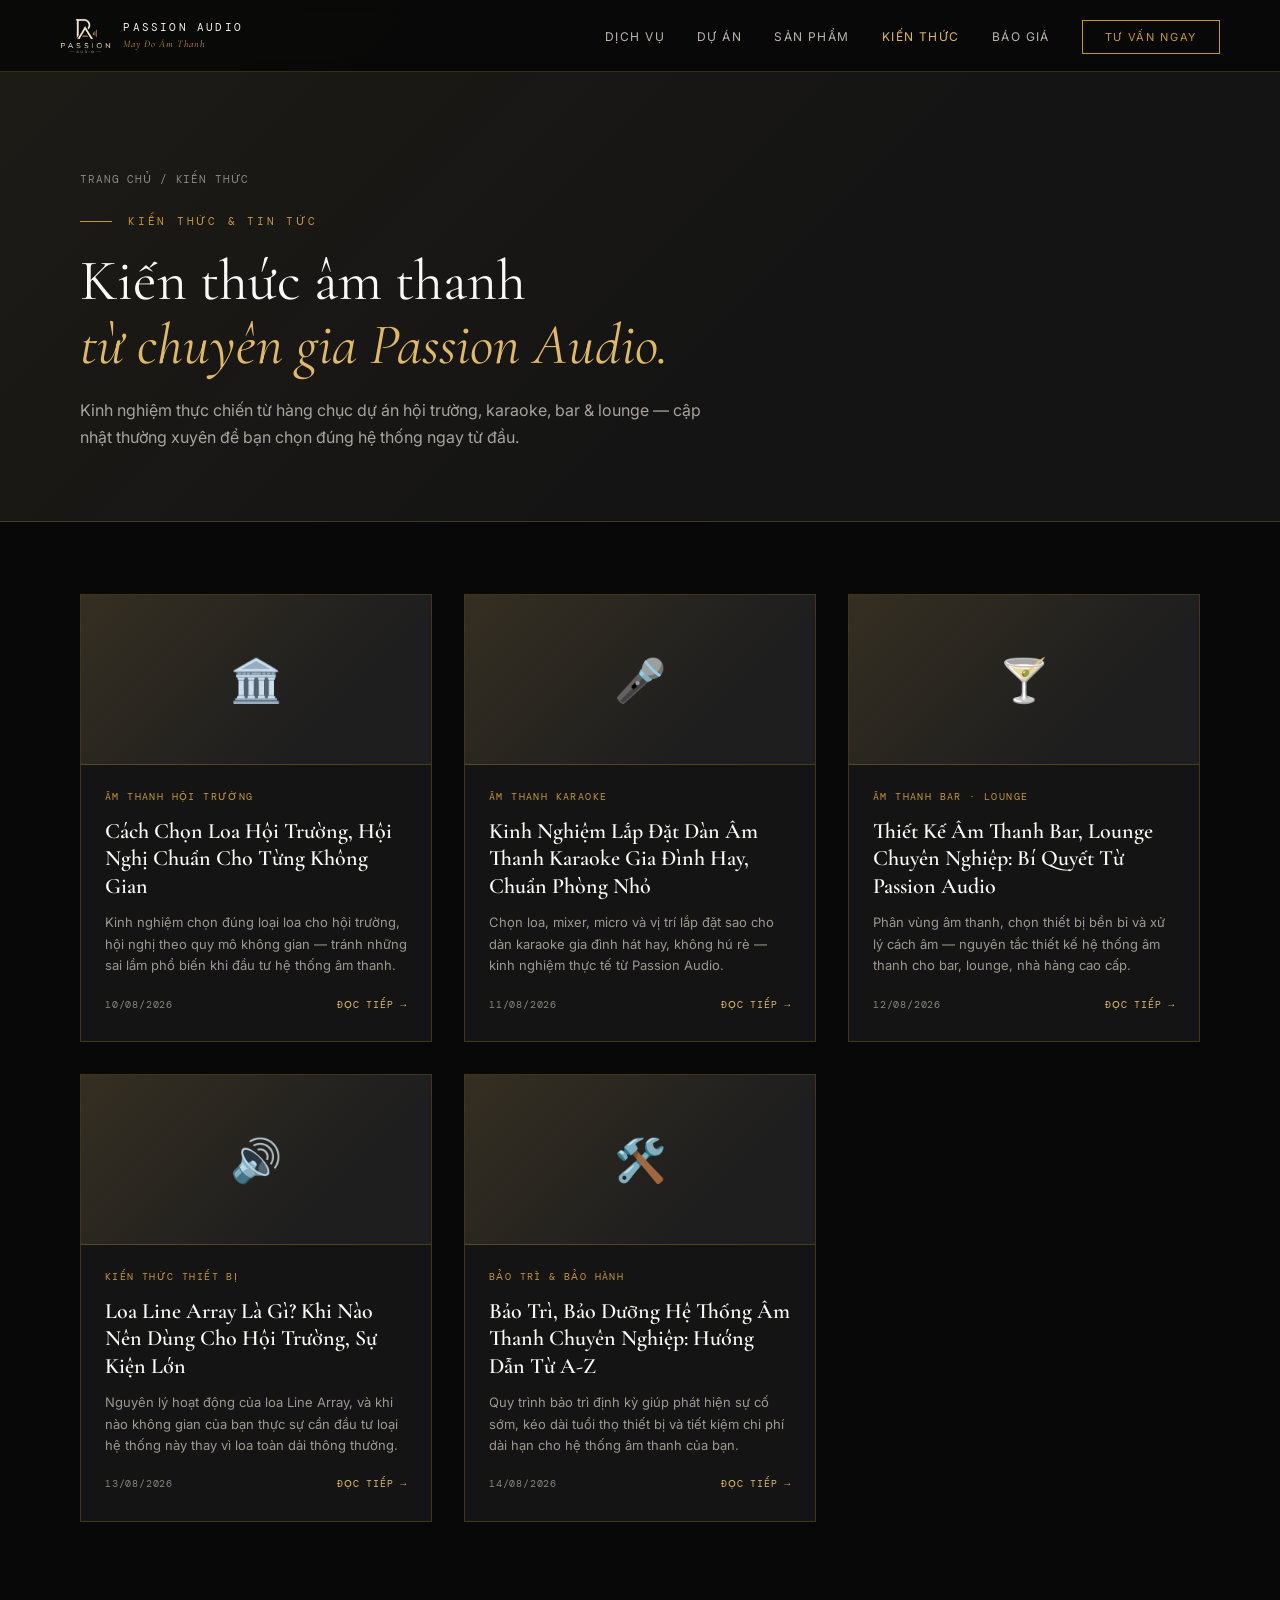
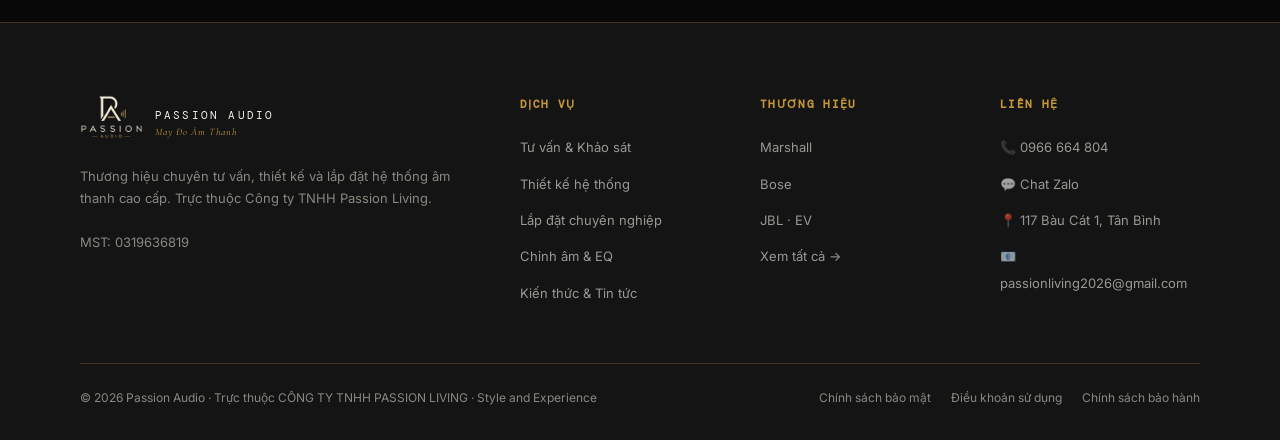
<file: blog/index.html>
<!DOCTYPE html>
<html lang="vi">
<head>
<meta charset="UTF-8">
<meta name="viewport" content="width=device-width, initial-scale=1.0, viewport-fit=cover">
<title>Kiến Thức &amp; Tin Tức Âm Thanh Chuyên Nghiệp | Passion Audio</title>
<meta name="description" content="Kiến thức, kinh nghiệm và tin tức về âm thanh hội trường, karaoke, bar/lounge từ Passion Audio — cập nhật thường xuyên, tư vấn bởi chuyên gia.">
<meta name="keywords" content="kiến thức âm thanh, tin tức âm thanh, âm thanh hội trường, âm thanh karaoke, âm thanh bar lounge, passion audio">
<meta property="og:title" content="Kiến Thức &amp; Tin Tức Âm Thanh Chuyên Nghiệp | Passion Audio">
<meta property="og:description" content="Kiến thức, kinh nghiệm và tin tức về âm thanh hội trường, karaoke, bar/lounge từ Passion Audio — cập nhật thường xuyên, tư vấn bởi chuyên gia.">
<meta property="og:type" content="website">
<meta property="og:url" content="https://passionaudio.vn/blog/index.html">
<meta property="og:image" content="https://passionaudio.vn/blog/assets/logo.png">
<meta property="og:locale" content="vi_VN">
<link rel="canonical" href="https://passionaudio.vn/blog/index.html">
<link rel="stylesheet" href="assets/blog-style.css">
<script type="application/ld+json">
{
  "@context": "https://schema.org",
  "@type": "Blog",
  "name": "Kiến Thức Âm Thanh Passion Audio",
  "description": "Kiến thức, kinh nghiệm và tin tức về âm thanh hội trường, karaoke, bar/lounge từ Passion Audio.",
  "url": "https://passionaudio.vn/blog/index.html",
  "publisher": {
    "@type": "Organization",
    "name": "Passion Audio",
    "logo": {"@type": "ImageObject", "url": "https://passionaudio.vn/blog/assets/logo.png"}
  }
}
</script>
</head>
<body>
<nav class="site-nav">
  <a href="../index.html" class="nav-logo">
    <img src="assets/logo.png" alt="Passion Audio logo">
    <div>
      <span class="logo-text">Passion Audio</span>
      <span class="logo-sub">May Đo Âm Thanh</span>
    </div>
  </a>
  <ul class="nav-links">
    <li><a href="../index.html#services">Dịch vụ</a></li>
    <li><a href="../index.html#projects">Dự án</a></li>
    <li><a href="../index.html#catalog">Sản phẩm</a></li>
    <li><a href="index.html" class="active">Kiến thức</a></li>
    <li><a href="../index.html#pricing">Báo giá</a></li>
    <li><a href="../index.html#contact" class="nav-cta">Tư vấn ngay</a></li>
  </ul>
  <button class="nav-toggle" onclick="this.parentElement.querySelector('.nav-links').classList.toggle('show')"><span></span><span></span><span></span></button>
</nav>

<header class="blog-header">
  <div class="breadcrumbs"><a href="../index.html">Trang chủ</a> / Kiến thức</div>
  <div class="blog-eyebrow">Kiến thức &amp; Tin tức</div>
  <h1 class="blog-h1">Kiến thức âm thanh<br><em>từ chuyên gia Passion Audio.</em></h1>
  <p class="blog-sub">Kinh nghiệm thực chiến từ hàng chục dự án hội trường, karaoke, bar &amp; lounge — cập nhật thường xuyên để bạn chọn đúng hệ thống ngay từ đầu.</p>
</header>

<section class="post-section">
  <div class="post-grid">
<a href="cach-chon-loa-hoi-truong-hoi-nghi.html" class="post-card reveal">
  <div class="post-card-img">🏛️</div>
  <div class="post-card-body">
    <div class="post-card-cat">Âm thanh hội trường</div>
    <div class="post-card-title">Cách Chọn Loa Hội Trường, Hội Nghị Chuẩn Cho Từng Không Gian</div>
    <div class="post-card-excerpt">Kinh nghiệm chọn đúng loại loa cho hội trường, hội nghị theo quy mô không gian — tránh những sai lầm phổ biến khi đầu tư hệ thống âm thanh.</div>
    <div class="post-card-foot"><span>10/08/2026</span><span class="post-card-link">Đọc tiếp →</span></div>
  </div>
</a>
<a href="kinh-nghiem-lap-dat-am-thanh-karaoke-gia-dinh.html" class="post-card reveal">
  <div class="post-card-img">🎤</div>
  <div class="post-card-body">
    <div class="post-card-cat">Âm thanh karaoke</div>
    <div class="post-card-title">Kinh Nghiệm Lắp Đặt Dàn Âm Thanh Karaoke Gia Đình Hay, Chuẩn Phòng Nhỏ</div>
    <div class="post-card-excerpt">Chọn loa, mixer, micro và vị trí lắp đặt sao cho dàn karaoke gia đình hát hay, không hú rè — kinh nghiệm thực tế từ Passion Audio.</div>
    <div class="post-card-foot"><span>11/08/2026</span><span class="post-card-link">Đọc tiếp →</span></div>
  </div>
</a>
<a href="thiet-ke-am-thanh-bar-lounge-chuyen-nghiep.html" class="post-card reveal">
  <div class="post-card-img">🍸</div>
  <div class="post-card-body">
    <div class="post-card-cat">Âm thanh Bar · Lounge</div>
    <div class="post-card-title">Thiết Kế Âm Thanh Bar, Lounge Chuyên Nghiệp: Bí Quyết Từ Passion Audio</div>
    <div class="post-card-excerpt">Phân vùng âm thanh, chọn thiết bị bền bỉ và xử lý cách âm — nguyên tắc thiết kế hệ thống âm thanh cho bar, lounge, nhà hàng cao cấp.</div>
    <div class="post-card-foot"><span>12/08/2026</span><span class="post-card-link">Đọc tiếp →</span></div>
  </div>
</a>
<a href="loa-line-array-la-gi-khi-nao-nen-dung.html" class="post-card reveal">
  <div class="post-card-img">🔊</div>
  <div class="post-card-body">
    <div class="post-card-cat">Kiến thức thiết bị</div>
    <div class="post-card-title">Loa Line Array Là Gì? Khi Nào Nên Dùng Cho Hội Trường, Sự Kiện Lớn</div>
    <div class="post-card-excerpt">Nguyên lý hoạt động của loa Line Array, và khi nào không gian của bạn thực sự cần đầu tư loại hệ thống này thay vì loa toàn dải thông thường.</div>
    <div class="post-card-foot"><span>13/08/2026</span><span class="post-card-link">Đọc tiếp →</span></div>
  </div>
</a>
<a href="bao-tri-bao-duong-he-thong-am-thanh-chuyen-nghiep.html" class="post-card reveal">
  <div class="post-card-img">🛠️</div>
  <div class="post-card-body">
    <div class="post-card-cat">Bảo trì &amp; Bảo hành</div>
    <div class="post-card-title">Bảo Trì, Bảo Dưỡng Hệ Thống Âm Thanh Chuyên Nghiệp: Hướng Dẫn Từ A-Z</div>
    <div class="post-card-excerpt">Quy trình bảo trì định kỳ giúp phát hiện sự cố sớm, kéo dài tuổi thọ thiết bị và tiết kiệm chi phí dài hạn cho hệ thống âm thanh của bạn.</div>
    <div class="post-card-foot"><span>14/08/2026</span><span class="post-card-link">Đọc tiếp →</span></div>
  </div>
</a>
  </div>
</section>

<footer class="footer">
  <div class="footer-main">
    <div class="footer-brand">
      <a href="../index.html" class="nav-logo" style="margin-bottom:0;">
        <img src="assets/logo.png" alt="Passion Audio logo">
        <div>
          <span class="logo-text">Passion Audio</span>
          <span class="logo-sub">May Đo Âm Thanh</span>
        </div>
      </a>
      <p>Thương hiệu chuyên tư vấn, thiết kế và lắp đặt hệ thống âm thanh cao cấp. Trực thuộc Công ty TNHH Passion Living.<br><br>MST: 0319636819</p>
    </div>
    <div class="footer-col">
      <h4>Dịch vụ</h4>
      <ul class="footer-links">
        <li><a href="../index.html#services">Tư vấn &amp; Khảo sát</a></li>
        <li><a href="../index.html#services">Thiết kế hệ thống</a></li>
        <li><a href="../index.html#services">Lắp đặt chuyên nghiệp</a></li>
        <li><a href="../index.html#services">Chỉnh âm &amp; EQ</a></li>
        <li><a href="index.html">Kiến thức &amp; Tin tức</a></li>
      </ul>
    </div>
    <div class="footer-col">
      <h4>Thương hiệu</h4>
      <ul class="footer-links">
        <li><a href="../index.html#brands">Marshall</a></li>
        <li><a href="../index.html#brands">Bose</a></li>
        <li><a href="../index.html#brands">JBL · EV</a></li>
        <li><a href="../index.html#catalog">Xem tất cả →</a></li>
      </ul>
    </div>
    <div class="footer-col">
      <h4>Liên hệ</h4>
      <ul class="footer-links">
        <li><a href="tel:0966664804">📞 0966 664 804</a></li>
        <li><a href="https://zalo.me/0966664804">💬 Chat Zalo</a></li>
        <li><a href="../index.html#contact">📍 117 Bàu Cát 1, Tân Bình</a></li>
        <li><a href="mailto:passionliving2026@gmail.com">📧 passionliving2026@gmail.com</a></li>
      </ul>
    </div>
  </div>
  <div class="footer-bottom">
    <div class="footer-copy">© 2026 Passion Audio · Trực thuộc CÔNG TY TNHH PASSION LIVING · Style and Experience</div>
    <div class="footer-legal">
      <a href="../index.html">Chính sách bảo mật</a>
      <a href="../index.html">Điều khoản sử dụng</a>
      <a href="../index.html">Chính sách bảo hành</a>
    </div>
  </div>
</footer>
<script>
const reveals = document.querySelectorAll('.reveal');
const obs = new IntersectionObserver((entries) => {
  entries.forEach(e => { if (e.isIntersecting) e.target.classList.add('visible'); });
}, { threshold: 0.1 });
reveals.forEach(el => obs.observe(el));
</script>
</body>
</html>
</file>
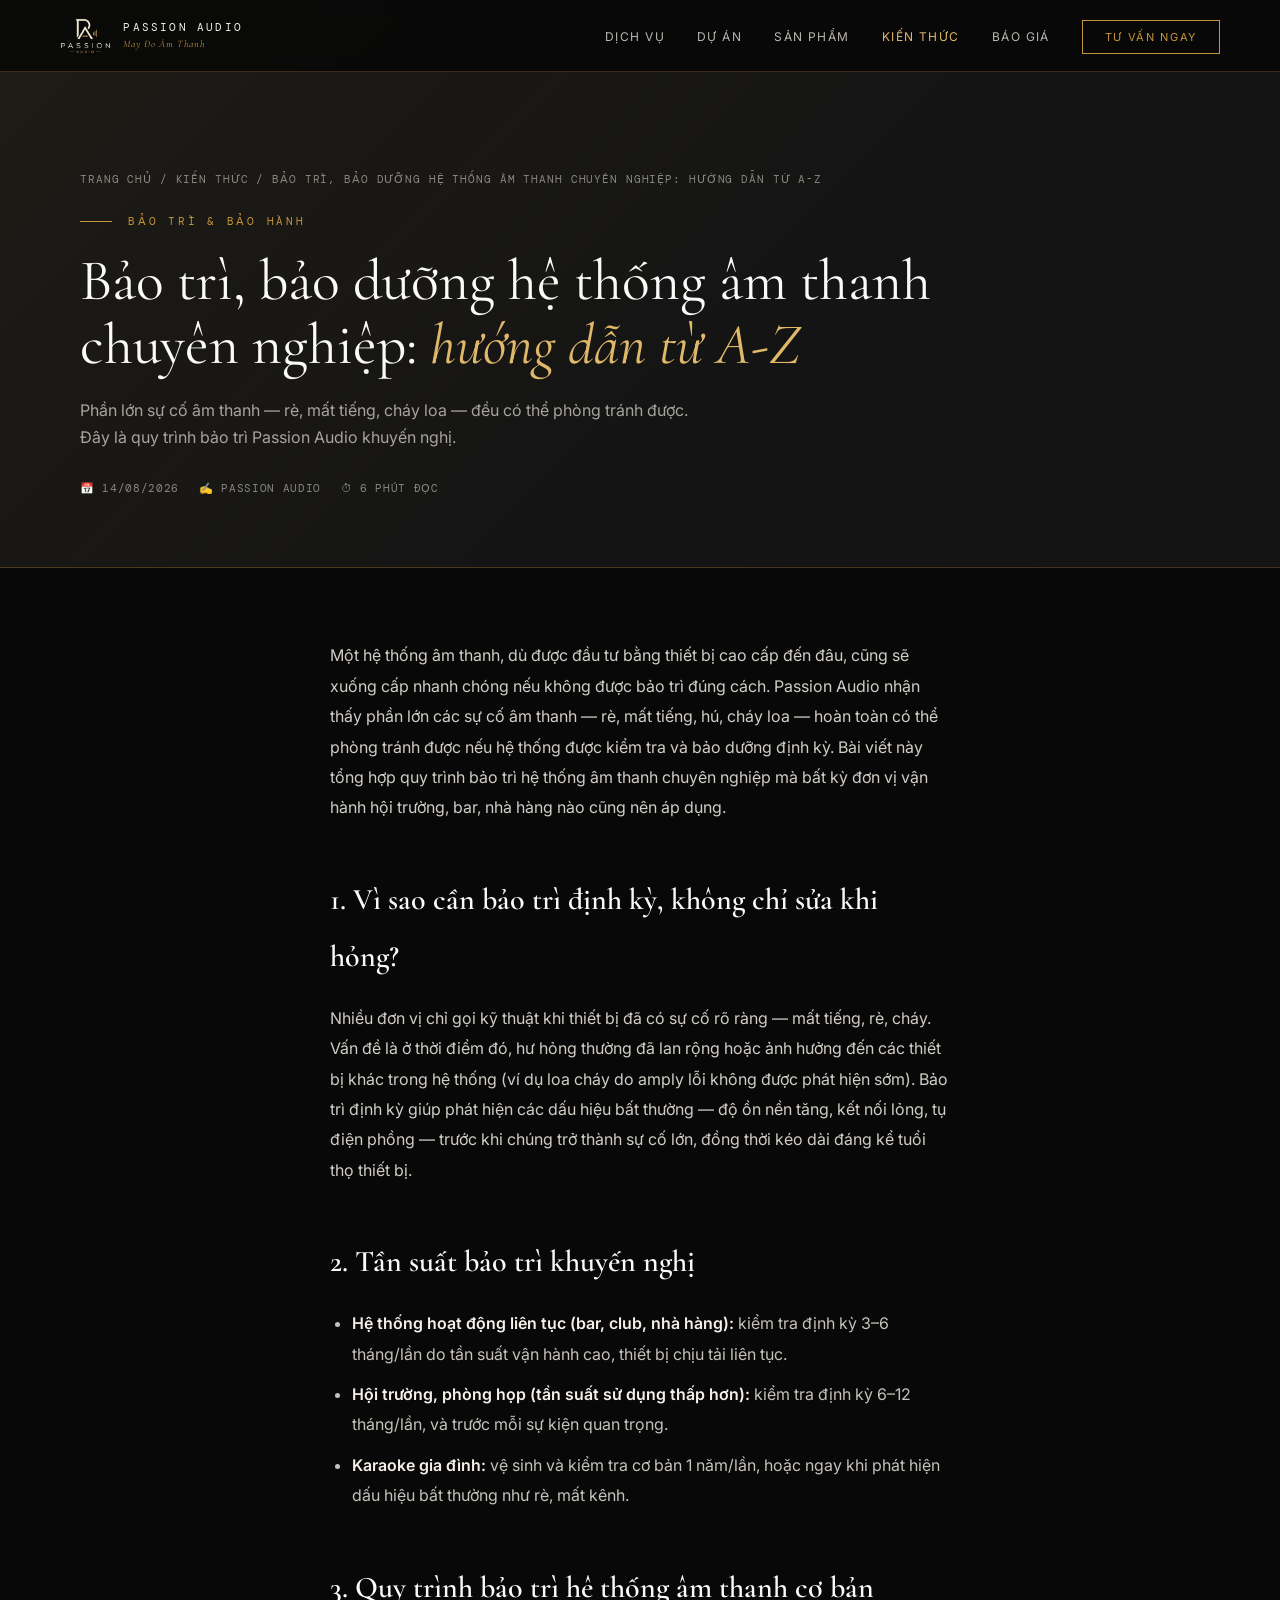
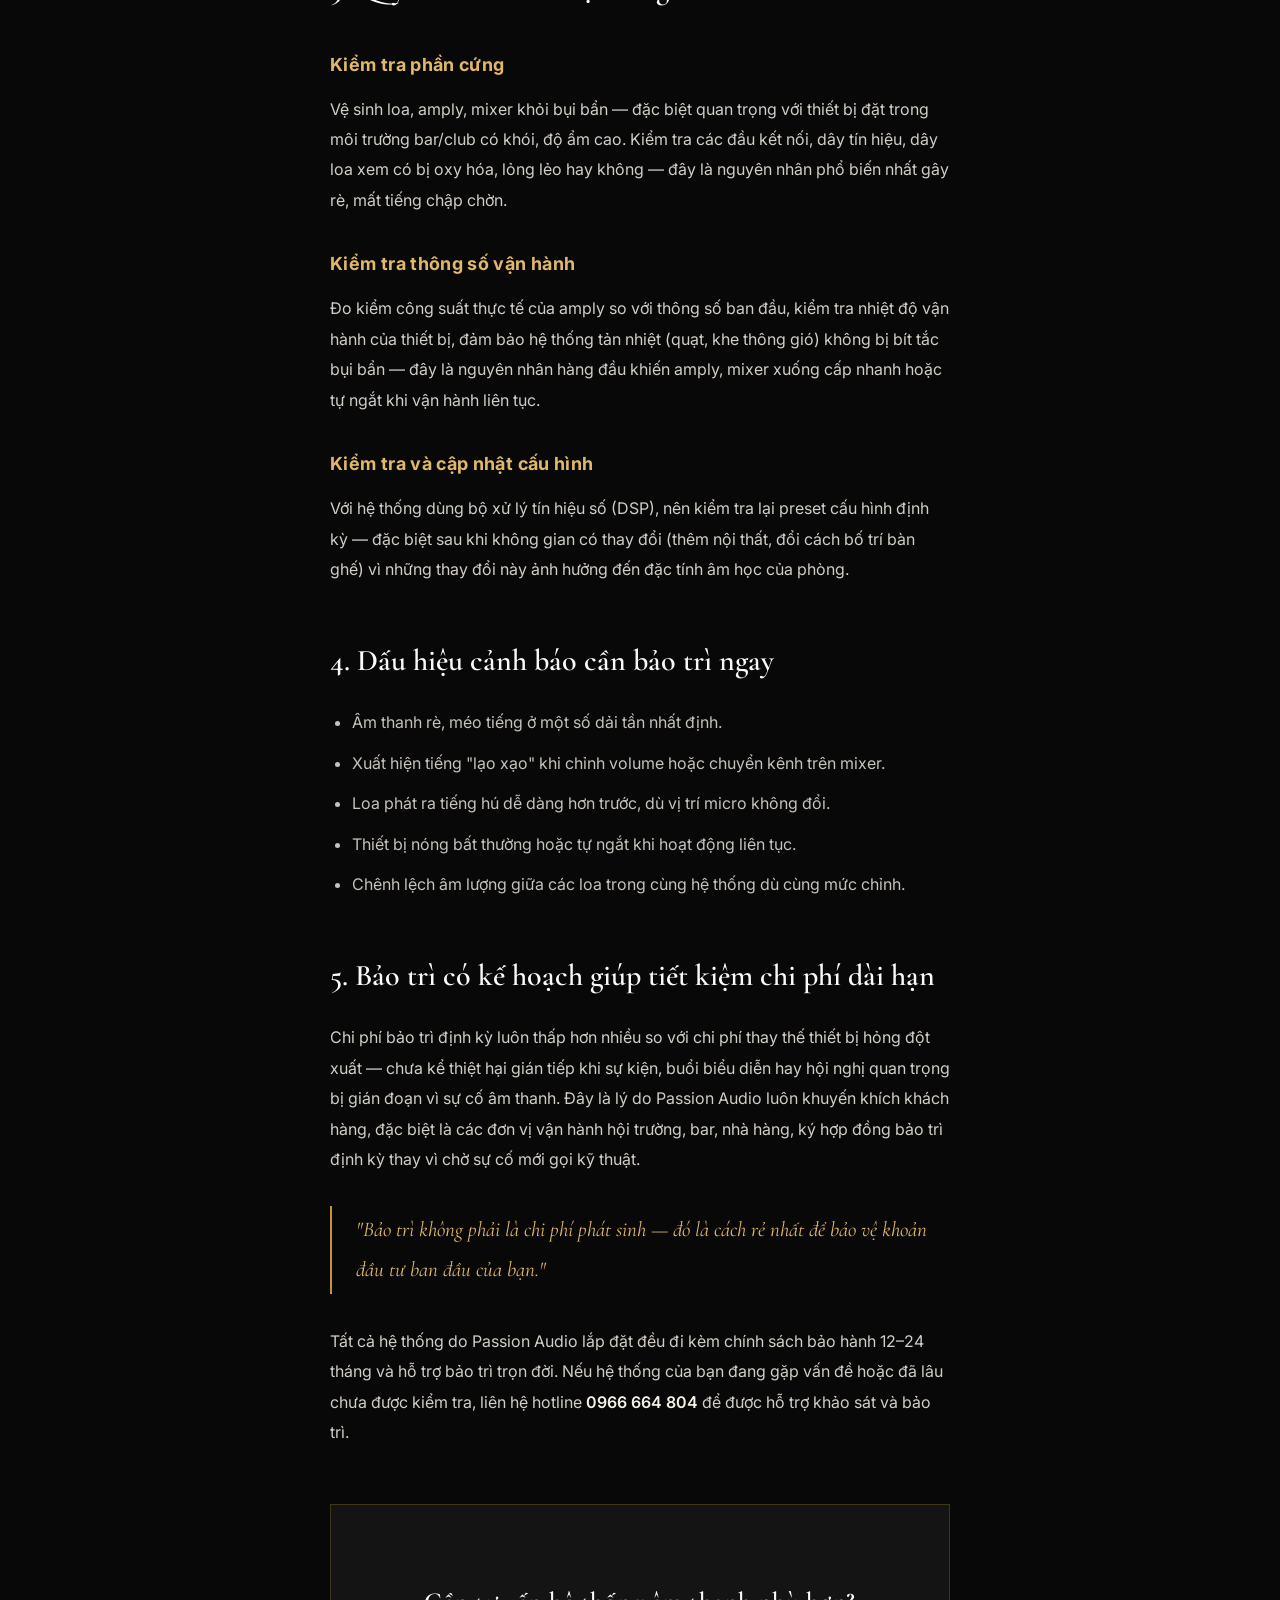
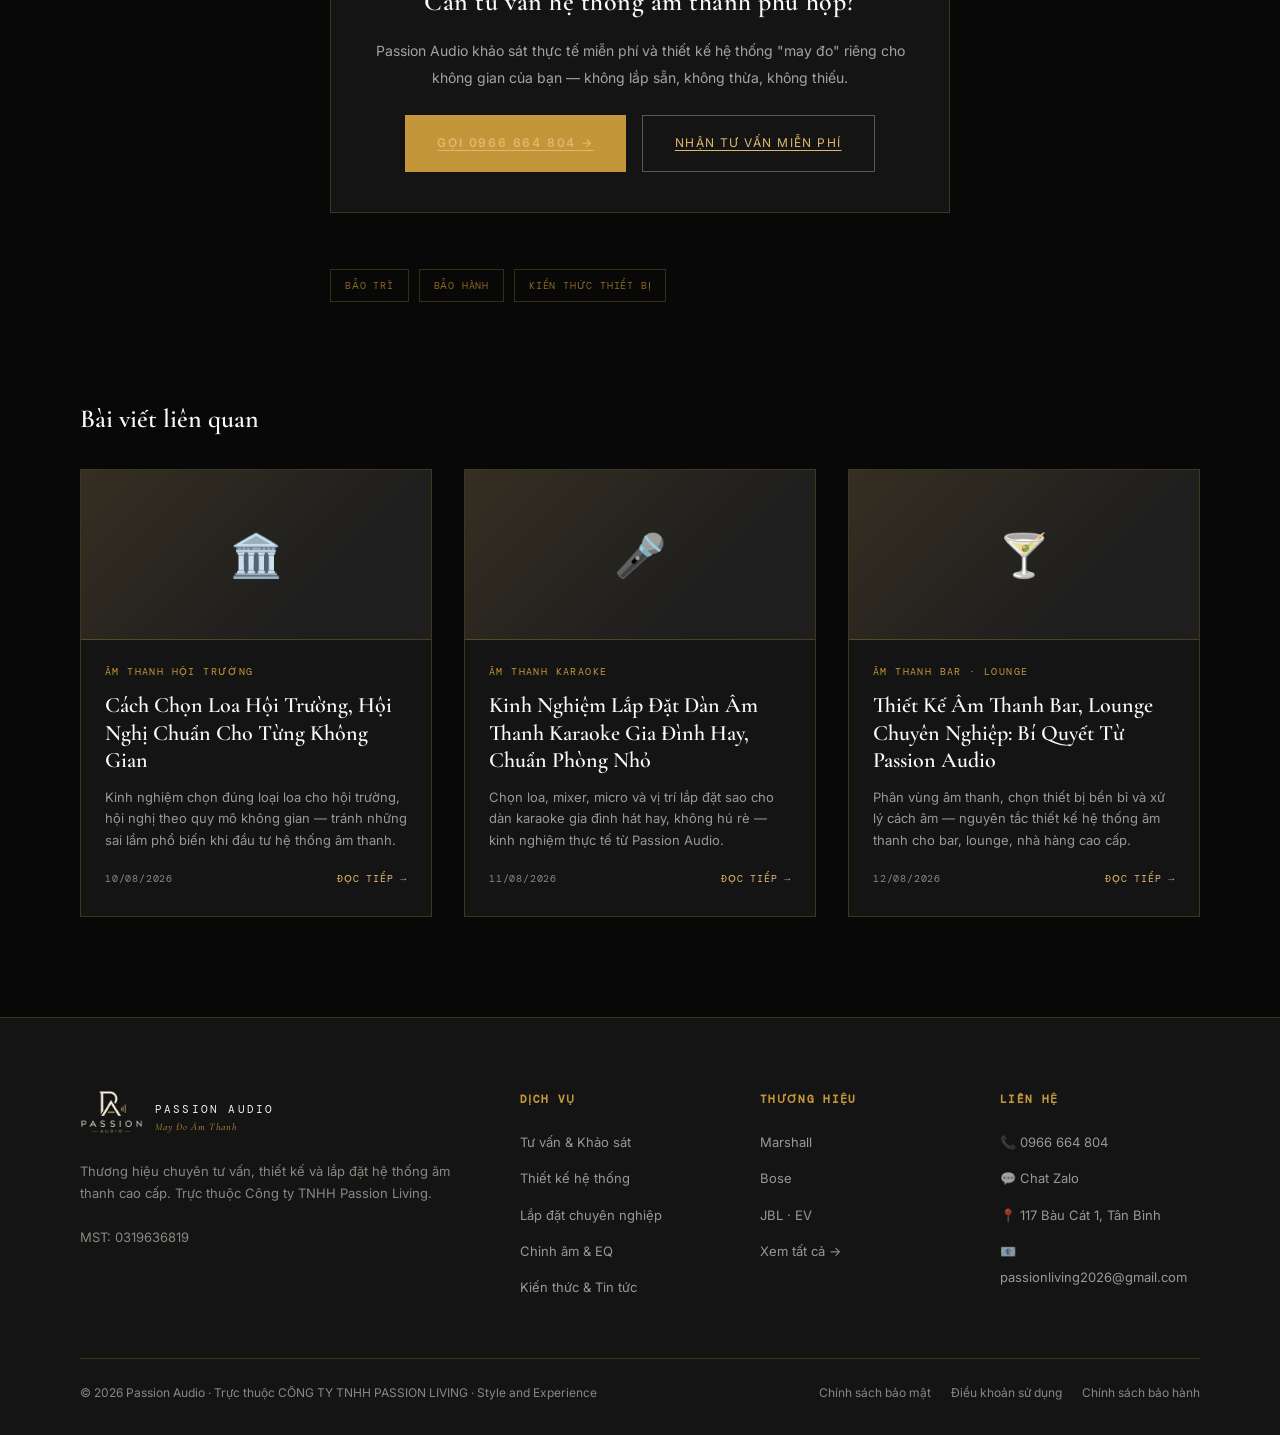
<file: blog/bao-tri-bao-duong-he-thong-am-thanh-chuyen-nghiep.html>
<!DOCTYPE html>
<html lang="vi">
<head>
<meta charset="UTF-8">
<meta name="viewport" content="width=device-width, initial-scale=1.0, viewport-fit=cover">
<title>Bảo Trì, Bảo Dưỡng Hệ Thống Âm Thanh Chuyên Nghiệp | Passion Audio</title>
<meta name="description" content="Quy trình bảo trì, bảo dưỡng hệ thống âm thanh chuyên nghiệp: tần suất kiểm tra, dấu hiệu cảnh báo và cách kéo dài tuổi thọ thiết bị.">
<meta name="keywords" content="bảo trì âm thanh, bảo dưỡng hệ thống âm thanh, bảo hành âm thanh, sửa chữa âm thanh hội trường, bảo trì loa amply">
<meta property="og:title" content="Bảo Trì, Bảo Dưỡng Hệ Thống Âm Thanh Chuyên Nghiệp | Passion Audio">
<meta property="og:description" content="Quy trình bảo trì, bảo dưỡng hệ thống âm thanh chuyên nghiệp: tần suất kiểm tra, dấu hiệu cảnh báo và cách kéo dài tuổi thọ thiết bị.">
<meta property="og:type" content="article">
<meta property="og:url" content="https://passionaudio.vn/blog/bao-tri-bao-duong-he-thong-am-thanh-chuyen-nghiep.html">
<meta property="og:image" content="https://passionaudio.vn/blog/assets/logo.png">
<meta property="og:locale" content="vi_VN">
<link rel="canonical" href="https://passionaudio.vn/blog/bao-tri-bao-duong-he-thong-am-thanh-chuyen-nghiep.html">
<link rel="stylesheet" href="assets/blog-style.css">
<script type="application/ld+json">
{
  "@context": "https://schema.org",
  "@type": "Article",
  "headline": "Bảo Trì, Bảo Dưỡng Hệ Thống Âm Thanh Chuyên Nghiệp: Hướng Dẫn Từ A-Z",
  "description": "Quy trình bảo trì, bảo dưỡng hệ thống âm thanh chuyên nghiệp: tần suất kiểm tra, dấu hiệu cảnh báo và cách kéo dài tuổi thọ thiết bị.",
  "image": "https://passionaudio.vn/blog/assets/logo.png",
  "datePublished": "2026-08-14",
  "dateModified": "2026-08-14",
  "author": {"@type": "Organization", "name": "Passion Audio"},
  "publisher": {
    "@type": "Organization",
    "name": "Passion Audio",
    "logo": {"@type": "ImageObject", "url": "https://passionaudio.vn/blog/assets/logo.png"}
  },
  "mainEntityOfPage": {"@type": "WebPage", "@id": "https://passionaudio.vn/blog/bao-tri-bao-duong-he-thong-am-thanh-chuyen-nghiep.html"}
}
</script>
</head>
<body>
<nav class="site-nav">
  <a href="../index.html" class="nav-logo">
    <img src="assets/logo.png" alt="Passion Audio logo">
    <div>
      <span class="logo-text">Passion Audio</span>
      <span class="logo-sub">May Đo Âm Thanh</span>
    </div>
  </a>
  <ul class="nav-links">
    <li><a href="../index.html#services">Dịch vụ</a></li>
    <li><a href="../index.html#projects">Dự án</a></li>
    <li><a href="../index.html#catalog">Sản phẩm</a></li>
    <li><a href="index.html" class="active">Kiến thức</a></li>
    <li><a href="../index.html#pricing">Báo giá</a></li>
    <li><a href="../index.html#contact" class="nav-cta">Tư vấn ngay</a></li>
  </ul>
  <button class="nav-toggle" onclick="this.parentElement.querySelector('.nav-links').classList.toggle('show')"><span></span><span></span><span></span></button>
</nav>

<header class="blog-header">
  <div class="breadcrumbs"><a href="../index.html">Trang chủ</a> / <a href="index.html">Kiến thức</a> / Bảo Trì, Bảo Dưỡng Hệ Thống Âm Thanh Chuyên Nghiệp: Hướng Dẫn Từ A-Z</div>
  <div class="blog-eyebrow">Bảo trì & Bảo hành</div>
  <h1 class="blog-h1">Bảo trì, bảo dưỡng hệ thống âm thanh chuyên nghiệp: <em>hướng dẫn từ A-Z</em></h1>
  <p class="blog-sub">Phần lớn sự cố âm thanh — rè, mất tiếng, cháy loa — đều có thể phòng tránh được. Đây là quy trình bảo trì Passion Audio khuyến nghị.</p>
  <div class="article-meta">
    <span>📅 14/08/2026</span>
    <span>✍️ Passion Audio</span>
    <span>⏱ 6 phút đọc</span>
  </div>
</header>

<article class="article-wrap">
  <div class="article-body">

<p>Một hệ thống âm thanh, dù được đầu tư bằng thiết bị cao cấp đến đâu, cũng sẽ xuống cấp nhanh chóng nếu không được bảo trì đúng cách. Passion Audio nhận thấy phần lớn các sự cố âm thanh — rè, mất tiếng, hú, cháy loa — hoàn toàn có thể phòng tránh được nếu hệ thống được kiểm tra và bảo dưỡng định kỳ. Bài viết này tổng hợp quy trình bảo trì hệ thống âm thanh chuyên nghiệp mà bất kỳ đơn vị vận hành hội trường, bar, nhà hàng nào cũng nên áp dụng.</p>

<h2>1. Vì sao cần bảo trì định kỳ, không chỉ sửa khi hỏng?</h2>
<p>Nhiều đơn vị chỉ gọi kỹ thuật khi thiết bị đã có sự cố rõ ràng — mất tiếng, rè, cháy. Vấn đề là ở thời điểm đó, hư hỏng thường đã lan rộng hoặc ảnh hưởng đến các thiết bị khác trong hệ thống (ví dụ loa cháy do amply lỗi không được phát hiện sớm). Bảo trì định kỳ giúp phát hiện các dấu hiệu bất thường — độ ồn nền tăng, kết nối lỏng, tụ điện phồng — trước khi chúng trở thành sự cố lớn, đồng thời kéo dài đáng kể tuổi thọ thiết bị.</p>

<h2>2. Tần suất bảo trì khuyến nghị</h2>
<ul>
  <li><strong>Hệ thống hoạt động liên tục (bar, club, nhà hàng):</strong> kiểm tra định kỳ 3–6 tháng/lần do tần suất vận hành cao, thiết bị chịu tải liên tục.</li>
  <li><strong>Hội trường, phòng họp (tần suất sử dụng thấp hơn):</strong> kiểm tra định kỳ 6–12 tháng/lần, và trước mỗi sự kiện quan trọng.</li>
  <li><strong>Karaoke gia đình:</strong> vệ sinh và kiểm tra cơ bản 1 năm/lần, hoặc ngay khi phát hiện dấu hiệu bất thường như rè, mất kênh.</li>
</ul>

<h2>3. Quy trình bảo trì hệ thống âm thanh cơ bản</h2>
<h3>Kiểm tra phần cứng</h3>
<p>Vệ sinh loa, amply, mixer khỏi bụi bẩn — đặc biệt quan trọng với thiết bị đặt trong môi trường bar/club có khói, độ ẩm cao. Kiểm tra các đầu kết nối, dây tín hiệu, dây loa xem có bị oxy hóa, lỏng lẻo hay không — đây là nguyên nhân phổ biến nhất gây rè, mất tiếng chập chờn.</p>
<h3>Kiểm tra thông số vận hành</h3>
<p>Đo kiểm công suất thực tế của amply so với thông số ban đầu, kiểm tra nhiệt độ vận hành của thiết bị, đảm bảo hệ thống tản nhiệt (quạt, khe thông gió) không bị bít tắc bụi bẩn — đây là nguyên nhân hàng đầu khiến amply, mixer xuống cấp nhanh hoặc tự ngắt khi vận hành liên tục.</p>
<h3>Kiểm tra và cập nhật cấu hình</h3>
<p>Với hệ thống dùng bộ xử lý tín hiệu số (DSP), nên kiểm tra lại preset cấu hình định kỳ — đặc biệt sau khi không gian có thay đổi (thêm nội thất, đổi cách bố trí bàn ghế) vì những thay đổi này ảnh hưởng đến đặc tính âm học của phòng.</p>

<h2>4. Dấu hiệu cảnh báo cần bảo trì ngay</h2>
<ul>
  <li>Âm thanh rè, méo tiếng ở một số dải tần nhất định.</li>
  <li>Xuất hiện tiếng "lạo xạo" khi chỉnh volume hoặc chuyển kênh trên mixer.</li>
  <li>Loa phát ra tiếng hú dễ dàng hơn trước, dù vị trí micro không đổi.</li>
  <li>Thiết bị nóng bất thường hoặc tự ngắt khi hoạt động liên tục.</li>
  <li>Chênh lệch âm lượng giữa các loa trong cùng hệ thống dù cùng mức chỉnh.</li>
</ul>

<h2>5. Bảo trì có kế hoạch giúp tiết kiệm chi phí dài hạn</h2>
<p>Chi phí bảo trì định kỳ luôn thấp hơn nhiều so với chi phí thay thế thiết bị hỏng đột xuất — chưa kể thiệt hại gián tiếp khi sự kiện, buổi biểu diễn hay hội nghị quan trọng bị gián đoạn vì sự cố âm thanh. Đây là lý do Passion Audio luôn khuyến khích khách hàng, đặc biệt là các đơn vị vận hành hội trường, bar, nhà hàng, ký hợp đồng bảo trì định kỳ thay vì chờ sự cố mới gọi kỹ thuật.</p>

<blockquote>"Bảo trì không phải là chi phí phát sinh — đó là cách rẻ nhất để bảo vệ khoản đầu tư ban đầu của bạn."</blockquote>

<p>Tất cả hệ thống do Passion Audio lắp đặt đều đi kèm chính sách bảo hành 12–24 tháng và hỗ trợ bảo trì trọn đời. Nếu hệ thống của bạn đang gặp vấn đề hoặc đã lâu chưa được kiểm tra, liên hệ hotline <strong>0966 664 804</strong> để được hỗ trợ khảo sát và bảo trì.</p>


    <div class="article-cta">
      <h3>Cần tư vấn hệ thống âm thanh phù hợp?</h3>
      <p>Passion Audio khảo sát thực tế miễn phí và thiết kế hệ thống "may đo" riêng cho không gian của bạn — không lắp sẵn, không thừa, không thiếu.</p>
      <div class="article-cta-actions">
        <a href="tel:0966664804" class="btn-primary">Gọi 0966 664 804 →</a>
        <a href="../index.html#contact" class="btn-ghost">Nhận tư vấn miễn phí</a>
      </div>
    </div>

    <div class="tag-row">
    <span class="tag-pill">Bảo trì</span>
    <span class="tag-pill">Bảo hành</span>
    <span class="tag-pill">Kiến thức thiết bị</span>
    </div>
  </div>
</article>

<section class="related-section">
  <h2 class="related-title">Bài viết liên quan</h2>
  <div class="post-grid">
<a href="cach-chon-loa-hoi-truong-hoi-nghi.html" class="post-card reveal">
  <div class="post-card-img">🏛️</div>
  <div class="post-card-body">
    <div class="post-card-cat">Âm thanh hội trường</div>
    <div class="post-card-title">Cách Chọn Loa Hội Trường, Hội Nghị Chuẩn Cho Từng Không Gian</div>
    <div class="post-card-excerpt">Kinh nghiệm chọn đúng loại loa cho hội trường, hội nghị theo quy mô không gian — tránh những sai lầm phổ biến khi đầu tư hệ thống âm thanh.</div>
    <div class="post-card-foot"><span>10/08/2026</span><span class="post-card-link">Đọc tiếp →</span></div>
  </div>
</a>
<a href="kinh-nghiem-lap-dat-am-thanh-karaoke-gia-dinh.html" class="post-card reveal">
  <div class="post-card-img">🎤</div>
  <div class="post-card-body">
    <div class="post-card-cat">Âm thanh karaoke</div>
    <div class="post-card-title">Kinh Nghiệm Lắp Đặt Dàn Âm Thanh Karaoke Gia Đình Hay, Chuẩn Phòng Nhỏ</div>
    <div class="post-card-excerpt">Chọn loa, mixer, micro và vị trí lắp đặt sao cho dàn karaoke gia đình hát hay, không hú rè — kinh nghiệm thực tế từ Passion Audio.</div>
    <div class="post-card-foot"><span>11/08/2026</span><span class="post-card-link">Đọc tiếp →</span></div>
  </div>
</a>
<a href="thiet-ke-am-thanh-bar-lounge-chuyen-nghiep.html" class="post-card reveal">
  <div class="post-card-img">🍸</div>
  <div class="post-card-body">
    <div class="post-card-cat">Âm thanh Bar · Lounge</div>
    <div class="post-card-title">Thiết Kế Âm Thanh Bar, Lounge Chuyên Nghiệp: Bí Quyết Từ Passion Audio</div>
    <div class="post-card-excerpt">Phân vùng âm thanh, chọn thiết bị bền bỉ và xử lý cách âm — nguyên tắc thiết kế hệ thống âm thanh cho bar, lounge, nhà hàng cao cấp.</div>
    <div class="post-card-foot"><span>12/08/2026</span><span class="post-card-link">Đọc tiếp →</span></div>
  </div>
</a>
  </div>
</section>

<footer class="footer">
  <div class="footer-main">
    <div class="footer-brand">
      <a href="../index.html" class="nav-logo" style="margin-bottom:0;">
        <img src="assets/logo.png" alt="Passion Audio logo">
        <div>
          <span class="logo-text">Passion Audio</span>
          <span class="logo-sub">May Đo Âm Thanh</span>
        </div>
      </a>
      <p>Thương hiệu chuyên tư vấn, thiết kế và lắp đặt hệ thống âm thanh cao cấp. Trực thuộc Công ty TNHH Passion Living.<br><br>MST: 0319636819</p>
    </div>
    <div class="footer-col">
      <h4>Dịch vụ</h4>
      <ul class="footer-links">
        <li><a href="../index.html#services">Tư vấn & Khảo sát</a></li>
        <li><a href="../index.html#services">Thiết kế hệ thống</a></li>
        <li><a href="../index.html#services">Lắp đặt chuyên nghiệp</a></li>
        <li><a href="../index.html#services">Chỉnh âm & EQ</a></li>
        <li><a href="index.html">Kiến thức & Tin tức</a></li>
      </ul>
    </div>
    <div class="footer-col">
      <h4>Thương hiệu</h4>
      <ul class="footer-links">
        <li><a href="../index.html#brands">Marshall</a></li>
        <li><a href="../index.html#brands">Bose</a></li>
        <li><a href="../index.html#brands">JBL · EV</a></li>
        <li><a href="../index.html#catalog">Xem tất cả →</a></li>
      </ul>
    </div>
    <div class="footer-col">
      <h4>Liên hệ</h4>
      <ul class="footer-links">
        <li><a href="tel:0966664804">📞 0966 664 804</a></li>
        <li><a href="https://zalo.me/0966664804">💬 Chat Zalo</a></li>
        <li><a href="../index.html#contact">📍 117 Bàu Cát 1, Tân Bình</a></li>
        <li><a href="mailto:passionliving2026@gmail.com">📧 passionliving2026@gmail.com</a></li>
      </ul>
    </div>
  </div>
  <div class="footer-bottom">
    <div class="footer-copy">© 2026 Passion Audio · Trực thuộc CÔNG TY TNHH PASSION LIVING · Style and Experience</div>
    <div class="footer-legal">
      <a href="../index.html">Chính sách bảo mật</a>
      <a href="../index.html">Điều khoản sử dụng</a>
      <a href="../index.html">Chính sách bảo hành</a>
    </div>
  </div>
</footer>
<script>
const reveals = document.querySelectorAll('.reveal');
const obs = new IntersectionObserver((entries) => {
  entries.forEach(e => { if (e.isIntersecting) e.target.classList.add('visible'); });
}, { threshold: 0.1 });
reveals.forEach(el => obs.observe(el));
</script>
</body>
</html>
</file>
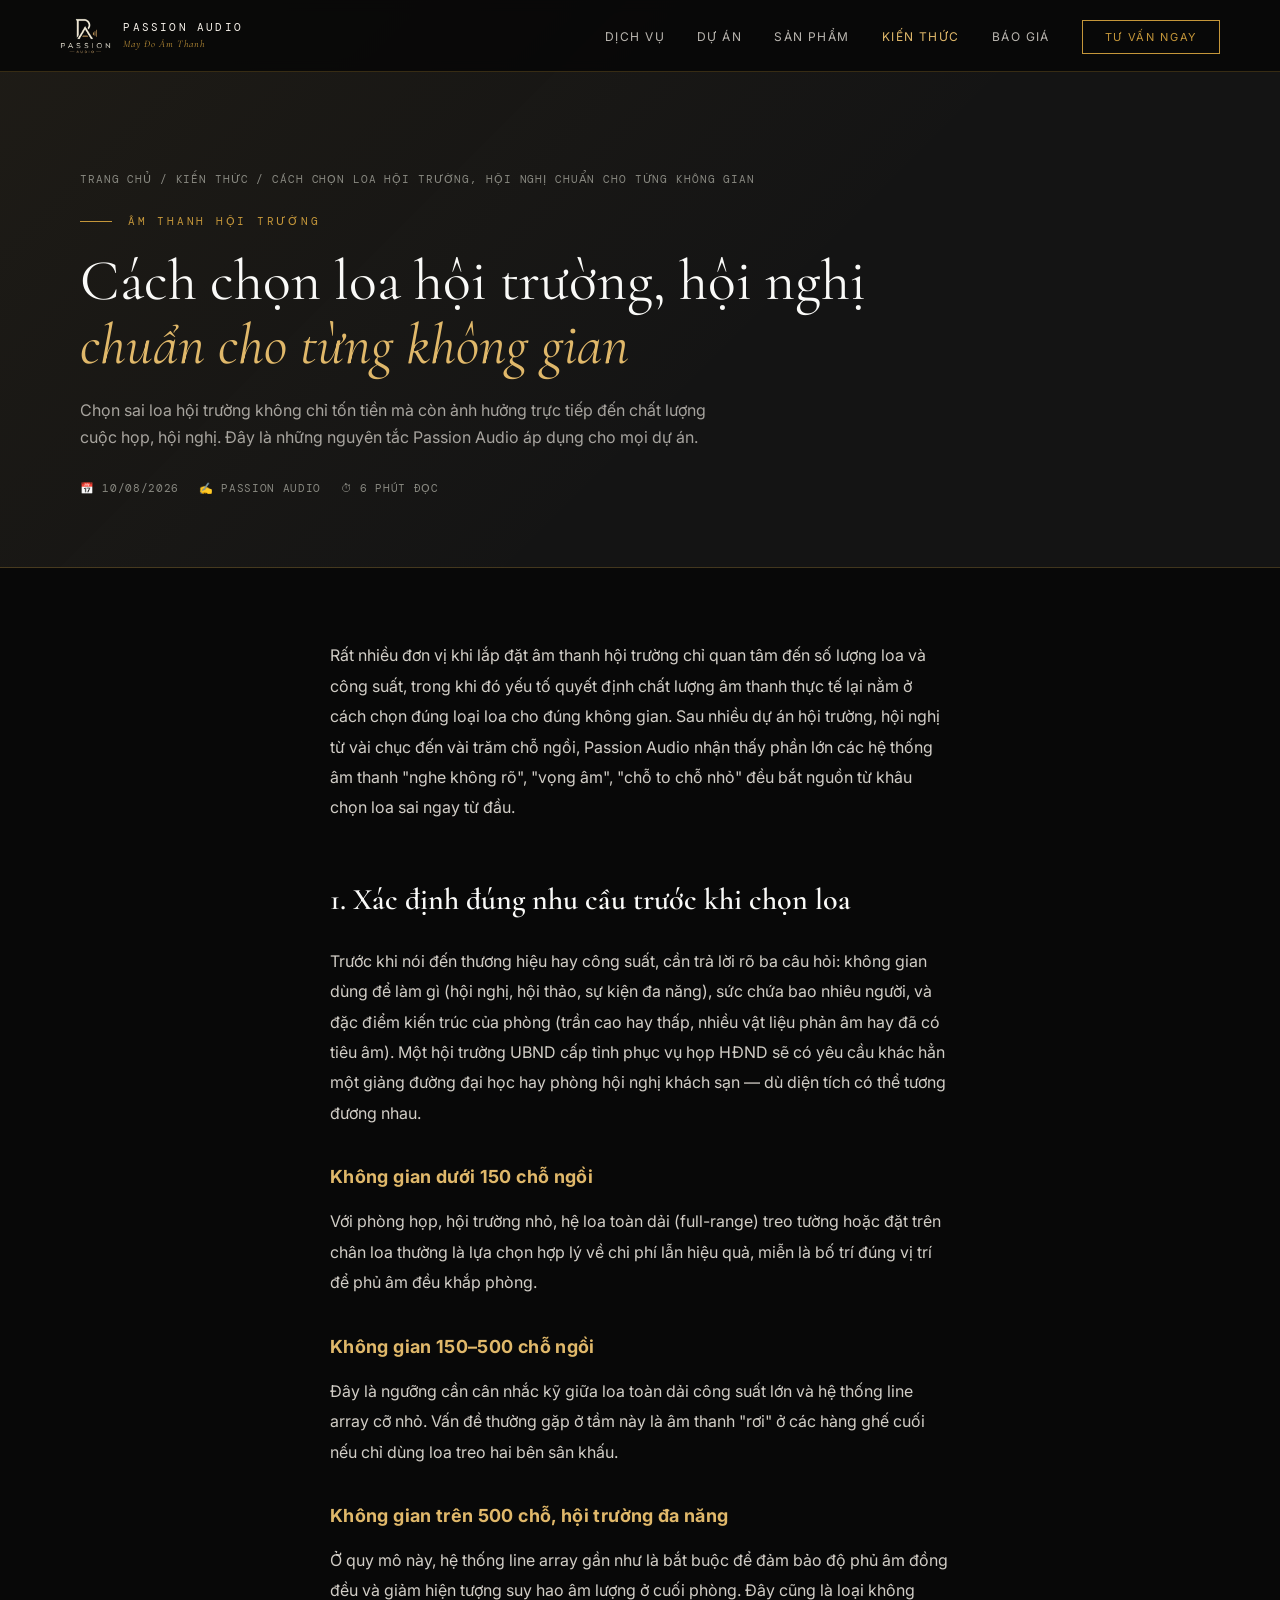
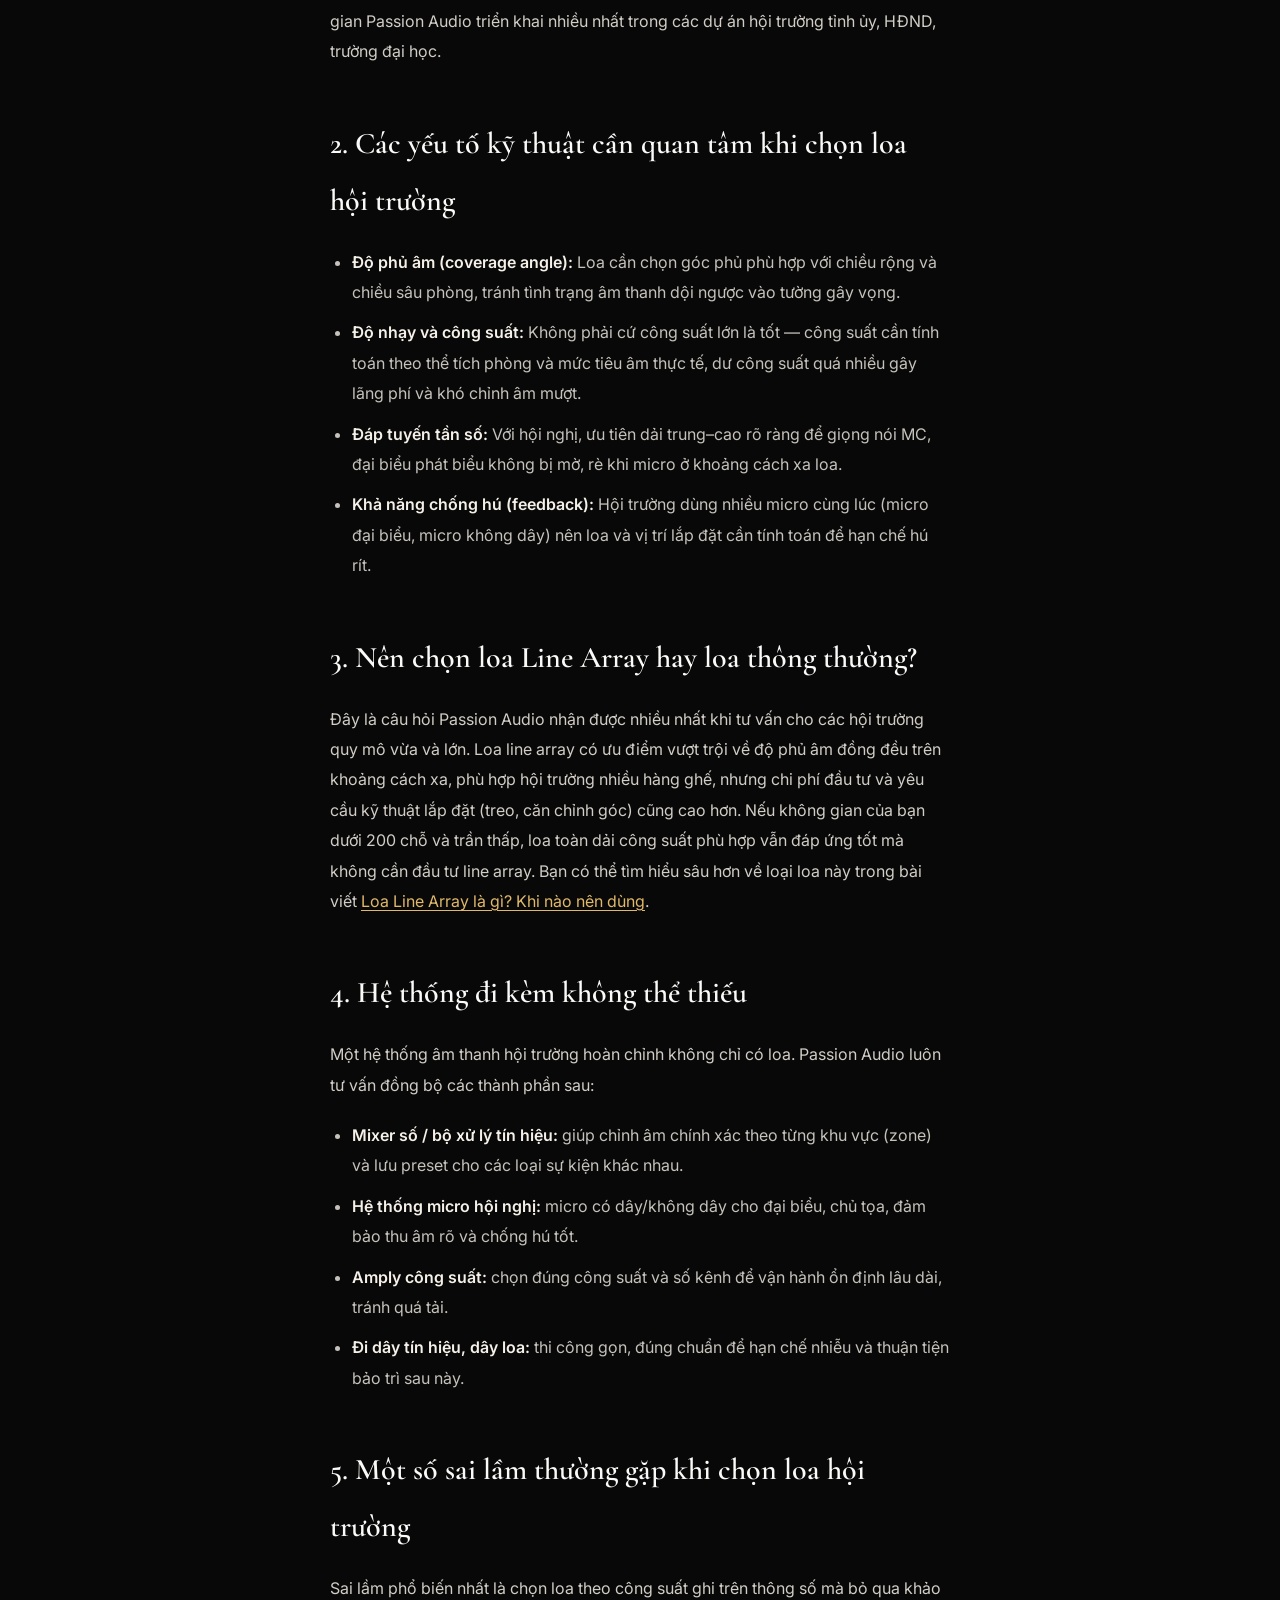
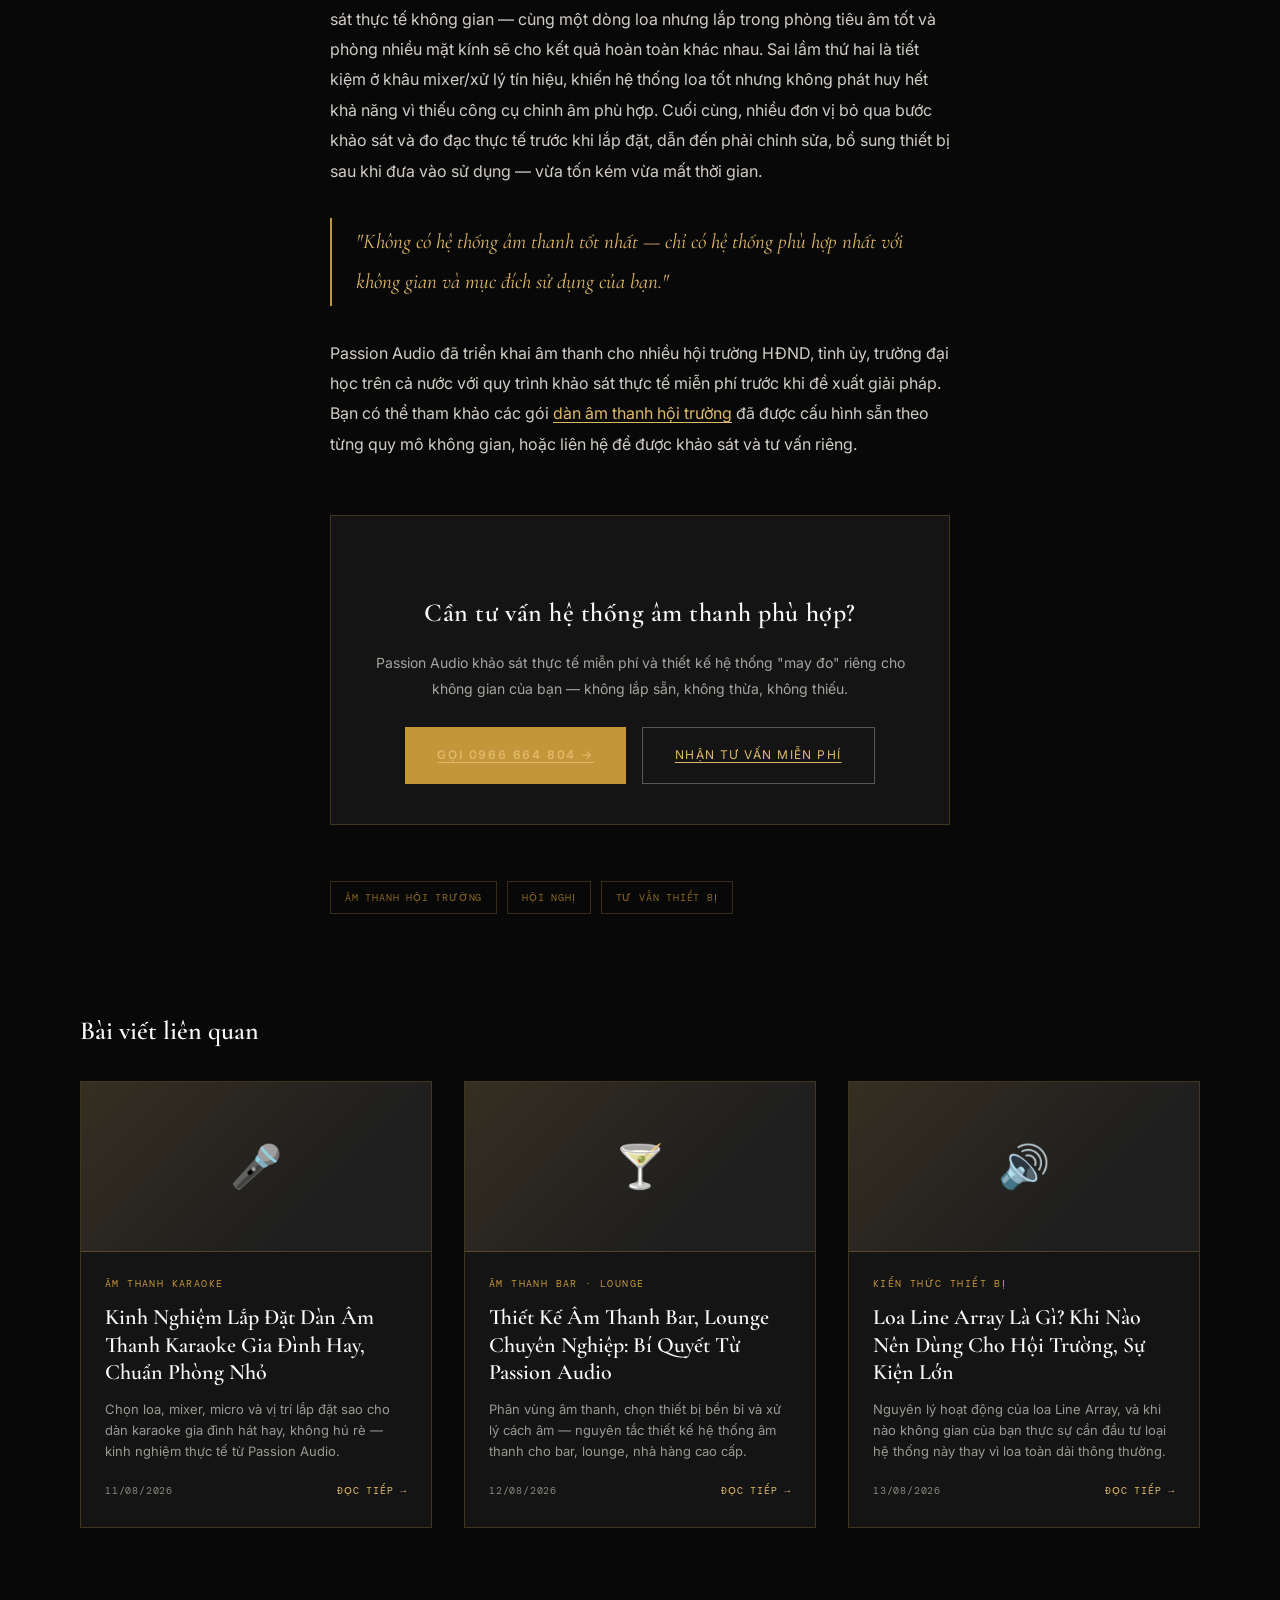
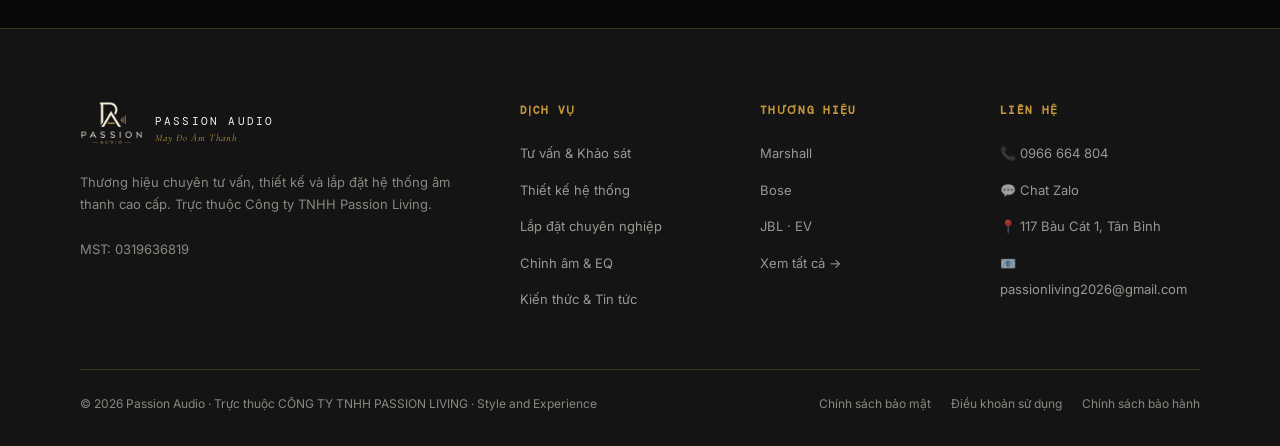
<file: blog/cach-chon-loa-hoi-truong-hoi-nghi.html>
<!DOCTYPE html>
<html lang="vi">
<head>
<meta charset="UTF-8">
<meta name="viewport" content="width=device-width, initial-scale=1.0, viewport-fit=cover">
<title>Cách Chọn Loa Hội Trường, Hội Nghị Chuẩn 2026 | Passion Audio</title>
<meta name="description" content="Hướng dẫn chọn loa hội trường, hội nghị theo diện tích, số chỗ ngồi và mục đích sử dụng — kinh nghiệm thực tế từ Passion Audio qua nhiều dự án hội trường.">
<meta name="keywords" content="loa hội trường, âm thanh hội nghị, chọn loa hội trường, lắp đặt âm thanh hội trường, âm thanh hội nghị chuyên nghiệp">
<meta property="og:title" content="Cách Chọn Loa Hội Trường, Hội Nghị Chuẩn 2026 | Passion Audio">
<meta property="og:description" content="Hướng dẫn chọn loa hội trường, hội nghị theo diện tích, số chỗ ngồi và mục đích sử dụng — kinh nghiệm thực tế từ Passion Audio qua nhiều dự án hội trường.">
<meta property="og:type" content="article">
<meta property="og:url" content="https://passionaudio.vn/blog/cach-chon-loa-hoi-truong-hoi-nghi.html">
<meta property="og:image" content="https://passionaudio.vn/blog/assets/logo.png">
<meta property="og:locale" content="vi_VN">
<link rel="canonical" href="https://passionaudio.vn/blog/cach-chon-loa-hoi-truong-hoi-nghi.html">
<link rel="stylesheet" href="assets/blog-style.css">
<script type="application/ld+json">
{
  "@context": "https://schema.org",
  "@type": "Article",
  "headline": "Cách Chọn Loa Hội Trường, Hội Nghị Chuẩn Cho Từng Không Gian",
  "description": "Hướng dẫn chọn loa hội trường, hội nghị theo diện tích, số chỗ ngồi và mục đích sử dụng — kinh nghiệm thực tế từ Passion Audio qua nhiều dự án hội trường.",
  "image": "https://passionaudio.vn/blog/assets/logo.png",
  "datePublished": "2026-08-10",
  "dateModified": "2026-08-10",
  "author": {"@type": "Organization", "name": "Passion Audio"},
  "publisher": {
    "@type": "Organization",
    "name": "Passion Audio",
    "logo": {"@type": "ImageObject", "url": "https://passionaudio.vn/blog/assets/logo.png"}
  },
  "mainEntityOfPage": {"@type": "WebPage", "@id": "https://passionaudio.vn/blog/cach-chon-loa-hoi-truong-hoi-nghi.html"}
}
</script>
</head>
<body>
<nav class="site-nav">
  <a href="../index.html" class="nav-logo">
    <img src="assets/logo.png" alt="Passion Audio logo">
    <div>
      <span class="logo-text">Passion Audio</span>
      <span class="logo-sub">May Đo Âm Thanh</span>
    </div>
  </a>
  <ul class="nav-links">
    <li><a href="../index.html#services">Dịch vụ</a></li>
    <li><a href="../index.html#projects">Dự án</a></li>
    <li><a href="../index.html#catalog">Sản phẩm</a></li>
    <li><a href="index.html" class="active">Kiến thức</a></li>
    <li><a href="../index.html#pricing">Báo giá</a></li>
    <li><a href="../index.html#contact" class="nav-cta">Tư vấn ngay</a></li>
  </ul>
  <button class="nav-toggle" onclick="this.parentElement.querySelector('.nav-links').classList.toggle('show')"><span></span><span></span><span></span></button>
</nav>

<header class="blog-header">
  <div class="breadcrumbs"><a href="../index.html">Trang chủ</a> / <a href="index.html">Kiến thức</a> / Cách Chọn Loa Hội Trường, Hội Nghị Chuẩn Cho Từng Không Gian</div>
  <div class="blog-eyebrow">Âm thanh hội trường</div>
  <h1 class="blog-h1">Cách chọn loa hội trường, hội nghị <em>chuẩn cho từng không gian</em></h1>
  <p class="blog-sub">Chọn sai loa hội trường không chỉ tốn tiền mà còn ảnh hưởng trực tiếp đến chất lượng cuộc họp, hội nghị. Đây là những nguyên tắc Passion Audio áp dụng cho mọi dự án.</p>
  <div class="article-meta">
    <span>📅 10/08/2026</span>
    <span>✍️ Passion Audio</span>
    <span>⏱ 6 phút đọc</span>
  </div>
</header>

<article class="article-wrap">
  <div class="article-body">

<p>Rất nhiều đơn vị khi lắp đặt âm thanh hội trường chỉ quan tâm đến số lượng loa và công suất, trong khi đó yếu tố quyết định chất lượng âm thanh thực tế lại nằm ở cách chọn đúng loại loa cho đúng không gian. Sau nhiều dự án hội trường, hội nghị từ vài chục đến vài trăm chỗ ngồi, Passion Audio nhận thấy phần lớn các hệ thống âm thanh "nghe không rõ", "vọng âm", "chỗ to chỗ nhỏ" đều bắt nguồn từ khâu chọn loa sai ngay từ đầu.</p>

<h2>1. Xác định đúng nhu cầu trước khi chọn loa</h2>
<p>Trước khi nói đến thương hiệu hay công suất, cần trả lời rõ ba câu hỏi: không gian dùng để làm gì (hội nghị, hội thảo, sự kiện đa năng), sức chứa bao nhiêu người, và đặc điểm kiến trúc của phòng (trần cao hay thấp, nhiều vật liệu phản âm hay đã có tiêu âm). Một hội trường UBND cấp tỉnh phục vụ họp HĐND sẽ có yêu cầu khác hẳn một giảng đường đại học hay phòng hội nghị khách sạn — dù diện tích có thể tương đương nhau.</p>

<h3>Không gian dưới 150 chỗ ngồi</h3>
<p>Với phòng họp, hội trường nhỏ, hệ loa toàn dải (full-range) treo tường hoặc đặt trên chân loa thường là lựa chọn hợp lý về chi phí lẫn hiệu quả, miễn là bố trí đúng vị trí để phủ âm đều khắp phòng.</p>

<h3>Không gian 150–500 chỗ ngồi</h3>
<p>Đây là ngưỡng cần cân nhắc kỹ giữa loa toàn dải công suất lớn và hệ thống line array cỡ nhỏ. Vấn đề thường gặp ở tầm này là âm thanh "rơi" ở các hàng ghế cuối nếu chỉ dùng loa treo hai bên sân khấu.</p>

<h3>Không gian trên 500 chỗ, hội trường đa năng</h3>
<p>Ở quy mô này, hệ thống line array gần như là bắt buộc để đảm bảo độ phủ âm đồng đều và giảm hiện tượng suy hao âm lượng ở cuối phòng. Đây cũng là loại không gian Passion Audio triển khai nhiều nhất trong các dự án hội trường tỉnh ủy, HĐND, trường đại học.</p>

<h2>2. Các yếu tố kỹ thuật cần quan tâm khi chọn loa hội trường</h2>
<ul>
  <li><strong>Độ phủ âm (coverage angle):</strong> Loa cần chọn góc phủ phù hợp với chiều rộng và chiều sâu phòng, tránh tình trạng âm thanh dội ngược vào tường gây vọng.</li>
  <li><strong>Độ nhạy và công suất:</strong> Không phải cứ công suất lớn là tốt — công suất cần tính toán theo thể tích phòng và mức tiêu âm thực tế, dư công suất quá nhiều gây lãng phí và khó chỉnh âm mượt.</li>
  <li><strong>Đáp tuyến tần số:</strong> Với hội nghị, ưu tiên dải trung–cao rõ ràng để giọng nói MC, đại biểu phát biểu không bị mờ, rè khi micro ở khoảng cách xa loa.</li>
  <li><strong>Khả năng chống hú (feedback):</strong> Hội trường dùng nhiều micro cùng lúc (micro đại biểu, micro không dây) nên loa và vị trí lắp đặt cần tính toán để hạn chế hú rít.</li>
</ul>

<h2>3. Nên chọn loa Line Array hay loa thông thường?</h2>
<p>Đây là câu hỏi Passion Audio nhận được nhiều nhất khi tư vấn cho các hội trường quy mô vừa và lớn. Loa line array có ưu điểm vượt trội về độ phủ âm đồng đều trên khoảng cách xa, phù hợp hội trường nhiều hàng ghế, nhưng chi phí đầu tư và yêu cầu kỹ thuật lắp đặt (treo, căn chỉnh góc) cũng cao hơn. Nếu không gian của bạn dưới 200 chỗ và trần thấp, loa toàn dải công suất phù hợp vẫn đáp ứng tốt mà không cần đầu tư line array. Bạn có thể tìm hiểu sâu hơn về loại loa này trong bài viết <a href="loa-line-array-la-gi-khi-nao-nen-dung.html">Loa Line Array là gì? Khi nào nên dùng</a>.</p>

<h2>4. Hệ thống đi kèm không thể thiếu</h2>
<p>Một hệ thống âm thanh hội trường hoàn chỉnh không chỉ có loa. Passion Audio luôn tư vấn đồng bộ các thành phần sau:</p>
<ul>
  <li><strong>Mixer số / bộ xử lý tín hiệu:</strong> giúp chỉnh âm chính xác theo từng khu vực (zone) và lưu preset cho các loại sự kiện khác nhau.</li>
  <li><strong>Hệ thống micro hội nghị:</strong> micro có dây/không dây cho đại biểu, chủ tọa, đảm bảo thu âm rõ và chống hú tốt.</li>
  <li><strong>Amply công suất:</strong> chọn đúng công suất và số kênh để vận hành ổn định lâu dài, tránh quá tải.</li>
  <li><strong>Đi dây tín hiệu, dây loa:</strong> thi công gọn, đúng chuẩn để hạn chế nhiễu và thuận tiện bảo trì sau này.</li>
</ul>

<h2>5. Một số sai lầm thường gặp khi chọn loa hội trường</h2>
<p>Sai lầm phổ biến nhất là chọn loa theo công suất ghi trên thông số mà bỏ qua khảo sát thực tế không gian — cùng một dòng loa nhưng lắp trong phòng tiêu âm tốt và phòng nhiều mặt kính sẽ cho kết quả hoàn toàn khác nhau. Sai lầm thứ hai là tiết kiệm ở khâu mixer/xử lý tín hiệu, khiến hệ thống loa tốt nhưng không phát huy hết khả năng vì thiếu công cụ chỉnh âm phù hợp. Cuối cùng, nhiều đơn vị bỏ qua bước khảo sát và đo đạc thực tế trước khi lắp đặt, dẫn đến phải chỉnh sửa, bổ sung thiết bị sau khi đưa vào sử dụng — vừa tốn kém vừa mất thời gian.</p>

<blockquote>"Không có hệ thống âm thanh tốt nhất — chỉ có hệ thống phù hợp nhất với không gian và mục đích sử dụng của bạn."</blockquote>

<p>Passion Audio đã triển khai âm thanh cho nhiều hội trường HĐND, tỉnh ủy, trường đại học trên cả nước với quy trình khảo sát thực tế miễn phí trước khi đề xuất giải pháp. Bạn có thể tham khảo các gói <a href="../index.html#pricing">dàn âm thanh hội trường</a> đã được cấu hình sẵn theo từng quy mô không gian, hoặc liên hệ để được khảo sát và tư vấn riêng.</p>


    <div class="article-cta">
      <h3>Cần tư vấn hệ thống âm thanh phù hợp?</h3>
      <p>Passion Audio khảo sát thực tế miễn phí và thiết kế hệ thống "may đo" riêng cho không gian của bạn — không lắp sẵn, không thừa, không thiếu.</p>
      <div class="article-cta-actions">
        <a href="tel:0966664804" class="btn-primary">Gọi 0966 664 804 →</a>
        <a href="../index.html#contact" class="btn-ghost">Nhận tư vấn miễn phí</a>
      </div>
    </div>

    <div class="tag-row">
    <span class="tag-pill">Âm thanh hội trường</span>
    <span class="tag-pill">Hội nghị</span>
    <span class="tag-pill">Tư vấn thiết bị</span>
    </div>
  </div>
</article>

<section class="related-section">
  <h2 class="related-title">Bài viết liên quan</h2>
  <div class="post-grid">
<a href="kinh-nghiem-lap-dat-am-thanh-karaoke-gia-dinh.html" class="post-card reveal">
  <div class="post-card-img">🎤</div>
  <div class="post-card-body">
    <div class="post-card-cat">Âm thanh karaoke</div>
    <div class="post-card-title">Kinh Nghiệm Lắp Đặt Dàn Âm Thanh Karaoke Gia Đình Hay, Chuẩn Phòng Nhỏ</div>
    <div class="post-card-excerpt">Chọn loa, mixer, micro và vị trí lắp đặt sao cho dàn karaoke gia đình hát hay, không hú rè — kinh nghiệm thực tế từ Passion Audio.</div>
    <div class="post-card-foot"><span>11/08/2026</span><span class="post-card-link">Đọc tiếp →</span></div>
  </div>
</a>
<a href="thiet-ke-am-thanh-bar-lounge-chuyen-nghiep.html" class="post-card reveal">
  <div class="post-card-img">🍸</div>
  <div class="post-card-body">
    <div class="post-card-cat">Âm thanh Bar · Lounge</div>
    <div class="post-card-title">Thiết Kế Âm Thanh Bar, Lounge Chuyên Nghiệp: Bí Quyết Từ Passion Audio</div>
    <div class="post-card-excerpt">Phân vùng âm thanh, chọn thiết bị bền bỉ và xử lý cách âm — nguyên tắc thiết kế hệ thống âm thanh cho bar, lounge, nhà hàng cao cấp.</div>
    <div class="post-card-foot"><span>12/08/2026</span><span class="post-card-link">Đọc tiếp →</span></div>
  </div>
</a>
<a href="loa-line-array-la-gi-khi-nao-nen-dung.html" class="post-card reveal">
  <div class="post-card-img">🔊</div>
  <div class="post-card-body">
    <div class="post-card-cat">Kiến thức thiết bị</div>
    <div class="post-card-title">Loa Line Array Là Gì? Khi Nào Nên Dùng Cho Hội Trường, Sự Kiện Lớn</div>
    <div class="post-card-excerpt">Nguyên lý hoạt động của loa Line Array, và khi nào không gian của bạn thực sự cần đầu tư loại hệ thống này thay vì loa toàn dải thông thường.</div>
    <div class="post-card-foot"><span>13/08/2026</span><span class="post-card-link">Đọc tiếp →</span></div>
  </div>
</a>
  </div>
</section>

<footer class="footer">
  <div class="footer-main">
    <div class="footer-brand">
      <a href="../index.html" class="nav-logo" style="margin-bottom:0;">
        <img src="assets/logo.png" alt="Passion Audio logo">
        <div>
          <span class="logo-text">Passion Audio</span>
          <span class="logo-sub">May Đo Âm Thanh</span>
        </div>
      </a>
      <p>Thương hiệu chuyên tư vấn, thiết kế và lắp đặt hệ thống âm thanh cao cấp. Trực thuộc Công ty TNHH Passion Living.<br><br>MST: 0319636819</p>
    </div>
    <div class="footer-col">
      <h4>Dịch vụ</h4>
      <ul class="footer-links">
        <li><a href="../index.html#services">Tư vấn & Khảo sát</a></li>
        <li><a href="../index.html#services">Thiết kế hệ thống</a></li>
        <li><a href="../index.html#services">Lắp đặt chuyên nghiệp</a></li>
        <li><a href="../index.html#services">Chỉnh âm & EQ</a></li>
        <li><a href="index.html">Kiến thức & Tin tức</a></li>
      </ul>
    </div>
    <div class="footer-col">
      <h4>Thương hiệu</h4>
      <ul class="footer-links">
        <li><a href="../index.html#brands">Marshall</a></li>
        <li><a href="../index.html#brands">Bose</a></li>
        <li><a href="../index.html#brands">JBL · EV</a></li>
        <li><a href="../index.html#catalog">Xem tất cả →</a></li>
      </ul>
    </div>
    <div class="footer-col">
      <h4>Liên hệ</h4>
      <ul class="footer-links">
        <li><a href="tel:0966664804">📞 0966 664 804</a></li>
        <li><a href="https://zalo.me/0966664804">💬 Chat Zalo</a></li>
        <li><a href="../index.html#contact">📍 117 Bàu Cát 1, Tân Bình</a></li>
        <li><a href="mailto:passionliving2026@gmail.com">📧 passionliving2026@gmail.com</a></li>
      </ul>
    </div>
  </div>
  <div class="footer-bottom">
    <div class="footer-copy">© 2026 Passion Audio · Trực thuộc CÔNG TY TNHH PASSION LIVING · Style and Experience</div>
    <div class="footer-legal">
      <a href="../index.html">Chính sách bảo mật</a>
      <a href="../index.html">Điều khoản sử dụng</a>
      <a href="../index.html">Chính sách bảo hành</a>
    </div>
  </div>
</footer>
<script>
const reveals = document.querySelectorAll('.reveal');
const obs = new IntersectionObserver((entries) => {
  entries.forEach(e => { if (e.isIntersecting) e.target.classList.add('visible'); });
}, { threshold: 0.1 });
reveals.forEach(el => obs.observe(el));
</script>
</body>
</html>
</file>
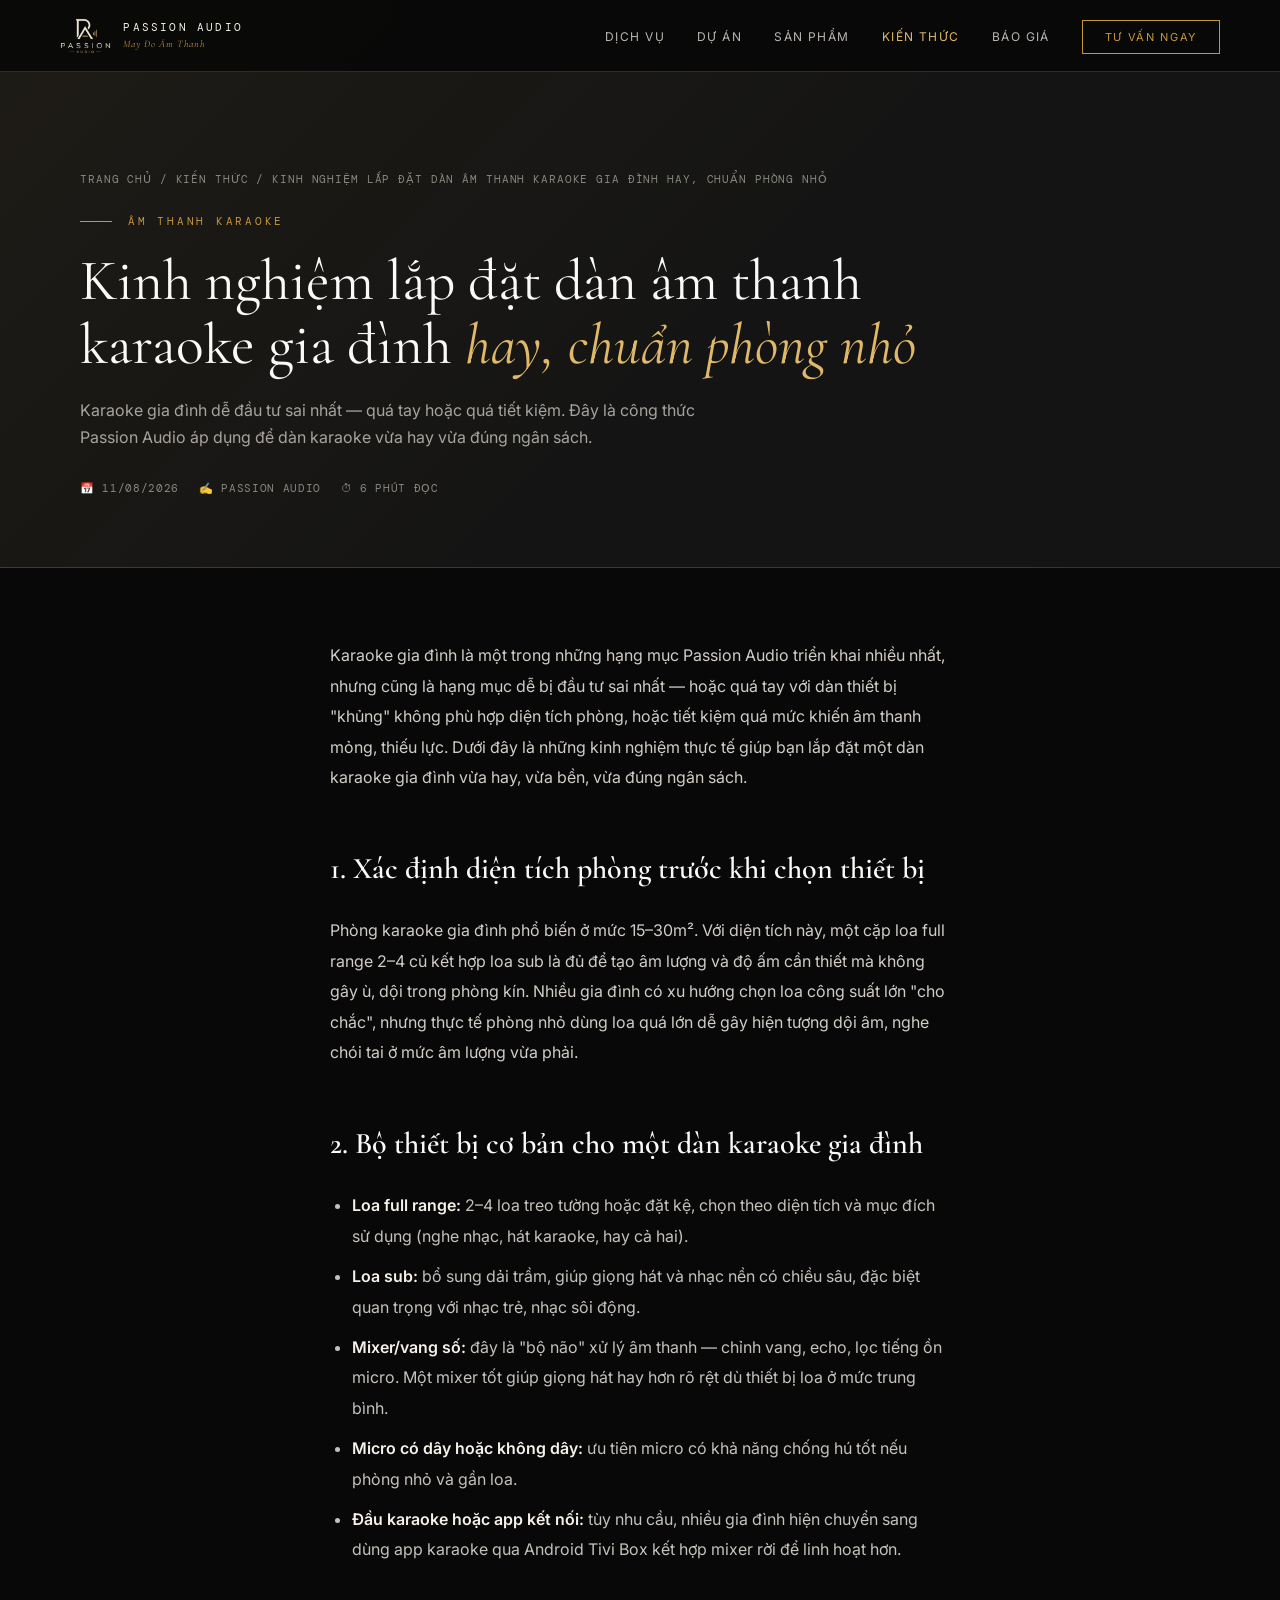
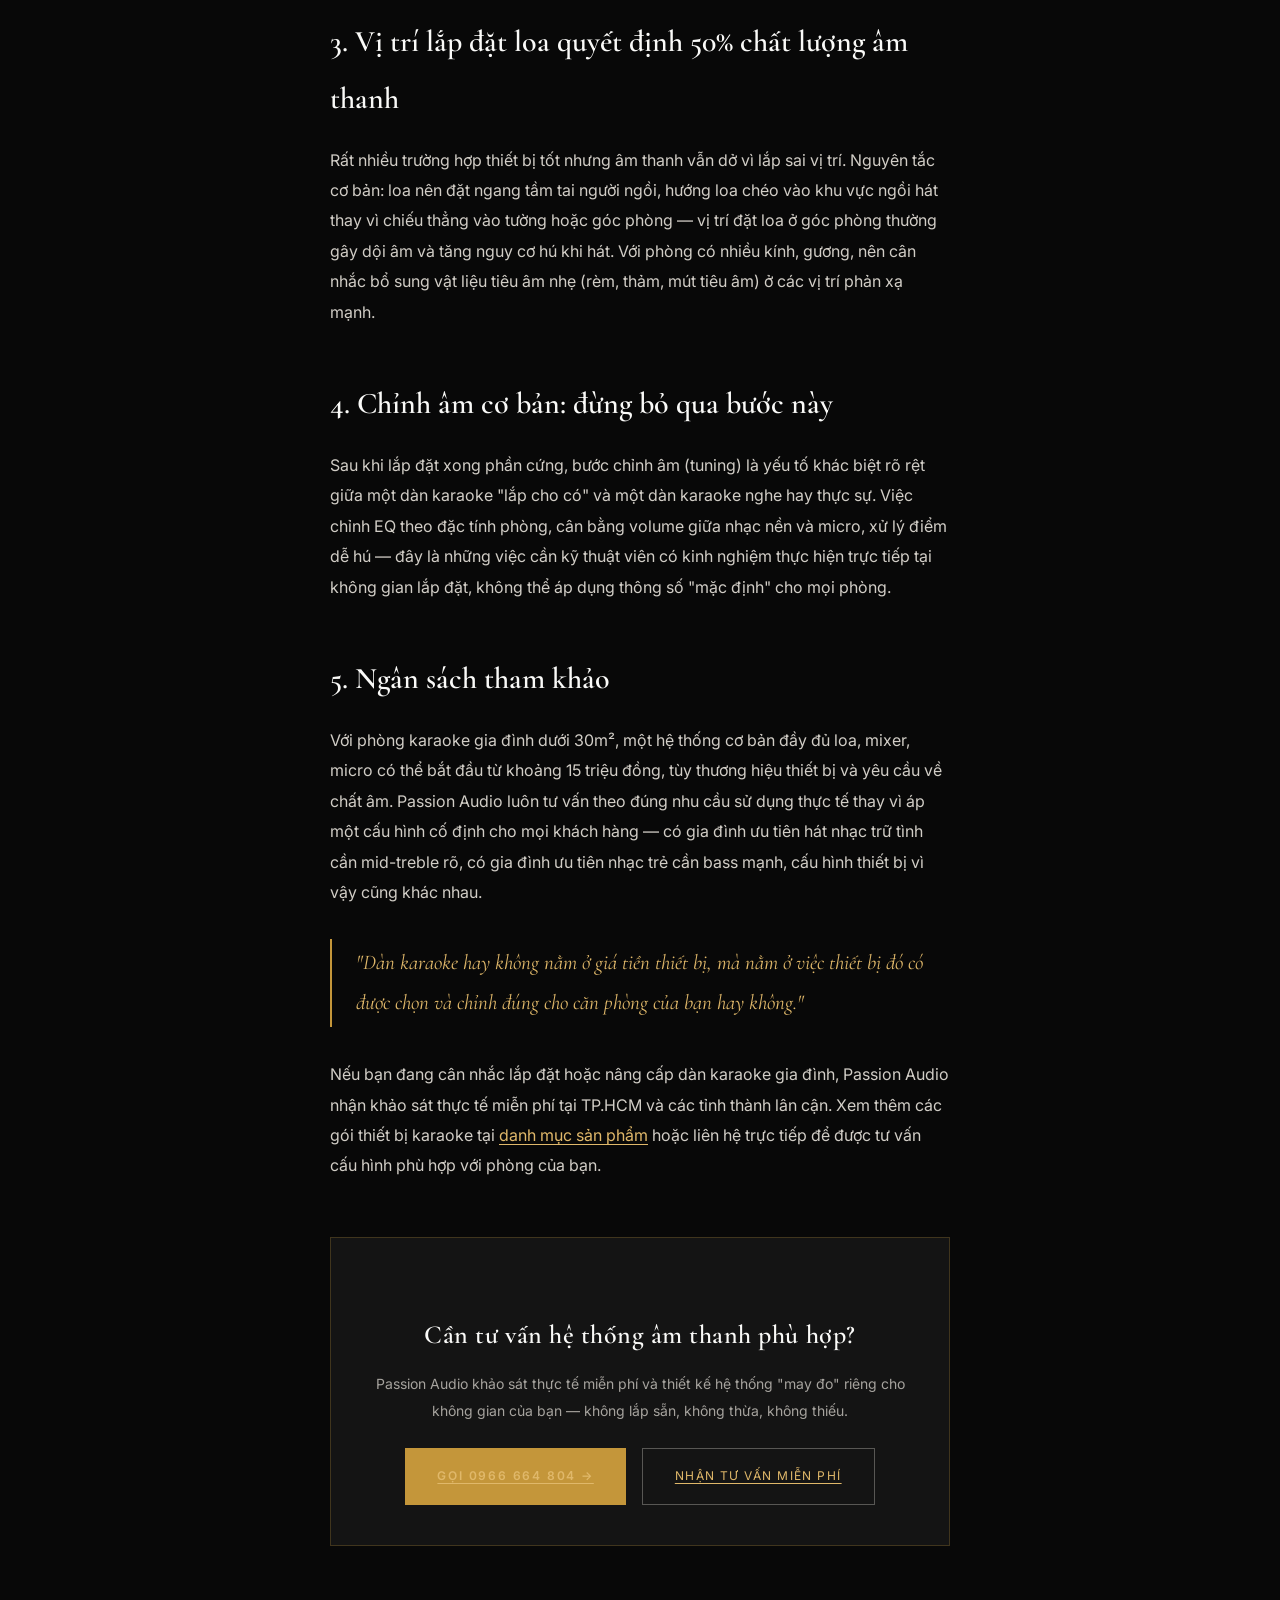
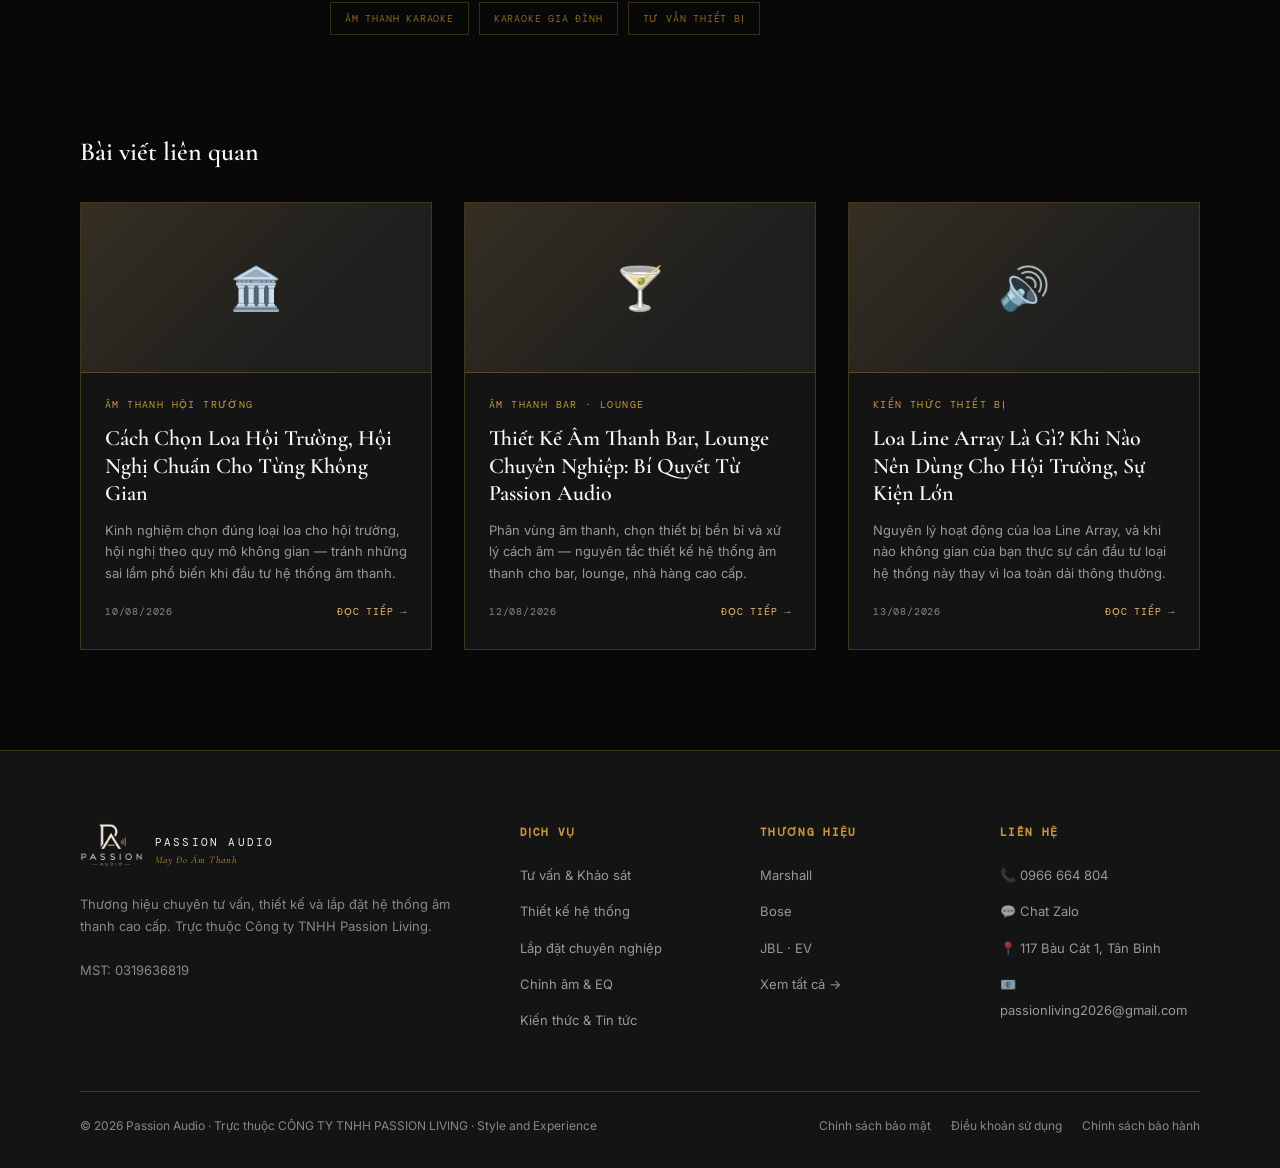
<file: blog/kinh-nghiem-lap-dat-am-thanh-karaoke-gia-dinh.html>
<!DOCTYPE html>
<html lang="vi">
<head>
<meta charset="UTF-8">
<meta name="viewport" content="width=device-width, initial-scale=1.0, viewport-fit=cover">
<title>Kinh Nghiệm Lắp Đặt Âm Thanh Karaoke Gia Đình Hay | Passion Audio</title>
<meta name="description" content="Hướng dẫn lắp đặt dàn âm thanh karaoke gia đình chuẩn cho phòng nhỏ: chọn loa, mixer, micro và vị trí lắp đặt để hát hay, không hú rè.">
<meta name="keywords" content="âm thanh karaoke gia đình, lắp đặt karaoke gia đình, dàn karaoke gia đình, loa karaoke phòng nhỏ, mixer karaoke">
<meta property="og:title" content="Kinh Nghiệm Lắp Đặt Âm Thanh Karaoke Gia Đình Hay | Passion Audio">
<meta property="og:description" content="Hướng dẫn lắp đặt dàn âm thanh karaoke gia đình chuẩn cho phòng nhỏ: chọn loa, mixer, micro và vị trí lắp đặt để hát hay, không hú rè.">
<meta property="og:type" content="article">
<meta property="og:url" content="https://passionaudio.vn/blog/kinh-nghiem-lap-dat-am-thanh-karaoke-gia-dinh.html">
<meta property="og:image" content="https://passionaudio.vn/blog/assets/logo.png">
<meta property="og:locale" content="vi_VN">
<link rel="canonical" href="https://passionaudio.vn/blog/kinh-nghiem-lap-dat-am-thanh-karaoke-gia-dinh.html">
<link rel="stylesheet" href="assets/blog-style.css">
<script type="application/ld+json">
{
  "@context": "https://schema.org",
  "@type": "Article",
  "headline": "Kinh Nghiệm Lắp Đặt Dàn Âm Thanh Karaoke Gia Đình Hay, Chuẩn Phòng Nhỏ",
  "description": "Hướng dẫn lắp đặt dàn âm thanh karaoke gia đình chuẩn cho phòng nhỏ: chọn loa, mixer, micro và vị trí lắp đặt để hát hay, không hú rè.",
  "image": "https://passionaudio.vn/blog/assets/logo.png",
  "datePublished": "2026-08-11",
  "dateModified": "2026-08-11",
  "author": {"@type": "Organization", "name": "Passion Audio"},
  "publisher": {
    "@type": "Organization",
    "name": "Passion Audio",
    "logo": {"@type": "ImageObject", "url": "https://passionaudio.vn/blog/assets/logo.png"}
  },
  "mainEntityOfPage": {"@type": "WebPage", "@id": "https://passionaudio.vn/blog/kinh-nghiem-lap-dat-am-thanh-karaoke-gia-dinh.html"}
}
</script>
</head>
<body>
<nav class="site-nav">
  <a href="../index.html" class="nav-logo">
    <img src="assets/logo.png" alt="Passion Audio logo">
    <div>
      <span class="logo-text">Passion Audio</span>
      <span class="logo-sub">May Đo Âm Thanh</span>
    </div>
  </a>
  <ul class="nav-links">
    <li><a href="../index.html#services">Dịch vụ</a></li>
    <li><a href="../index.html#projects">Dự án</a></li>
    <li><a href="../index.html#catalog">Sản phẩm</a></li>
    <li><a href="index.html" class="active">Kiến thức</a></li>
    <li><a href="../index.html#pricing">Báo giá</a></li>
    <li><a href="../index.html#contact" class="nav-cta">Tư vấn ngay</a></li>
  </ul>
  <button class="nav-toggle" onclick="this.parentElement.querySelector('.nav-links').classList.toggle('show')"><span></span><span></span><span></span></button>
</nav>

<header class="blog-header">
  <div class="breadcrumbs"><a href="../index.html">Trang chủ</a> / <a href="index.html">Kiến thức</a> / Kinh Nghiệm Lắp Đặt Dàn Âm Thanh Karaoke Gia Đình Hay, Chuẩn Phòng Nhỏ</div>
  <div class="blog-eyebrow">Âm thanh karaoke</div>
  <h1 class="blog-h1">Kinh nghiệm lắp đặt dàn âm thanh karaoke gia đình <em>hay, chuẩn phòng nhỏ</em></h1>
  <p class="blog-sub">Karaoke gia đình dễ đầu tư sai nhất — quá tay hoặc quá tiết kiệm. Đây là công thức Passion Audio áp dụng để dàn karaoke vừa hay vừa đúng ngân sách.</p>
  <div class="article-meta">
    <span>📅 11/08/2026</span>
    <span>✍️ Passion Audio</span>
    <span>⏱ 6 phút đọc</span>
  </div>
</header>

<article class="article-wrap">
  <div class="article-body">

<p>Karaoke gia đình là một trong những hạng mục Passion Audio triển khai nhiều nhất, nhưng cũng là hạng mục dễ bị đầu tư sai nhất — hoặc quá tay với dàn thiết bị "khủng" không phù hợp diện tích phòng, hoặc tiết kiệm quá mức khiến âm thanh mỏng, thiếu lực. Dưới đây là những kinh nghiệm thực tế giúp bạn lắp đặt một dàn karaoke gia đình vừa hay, vừa bền, vừa đúng ngân sách.</p>

<h2>1. Xác định diện tích phòng trước khi chọn thiết bị</h2>
<p>Phòng karaoke gia đình phổ biến ở mức 15–30m². Với diện tích này, một cặp loa full range 2–4 củ kết hợp loa sub là đủ để tạo âm lượng và độ ấm cần thiết mà không gây ù, dội trong phòng kín. Nhiều gia đình có xu hướng chọn loa công suất lớn "cho chắc", nhưng thực tế phòng nhỏ dùng loa quá lớn dễ gây hiện tượng dội âm, nghe chói tai ở mức âm lượng vừa phải.</p>

<h2>2. Bộ thiết bị cơ bản cho một dàn karaoke gia đình</h2>
<ul>
  <li><strong>Loa full range:</strong> 2–4 loa treo tường hoặc đặt kệ, chọn theo diện tích và mục đích sử dụng (nghe nhạc, hát karaoke, hay cả hai).</li>
  <li><strong>Loa sub:</strong> bổ sung dải trầm, giúp giọng hát và nhạc nền có chiều sâu, đặc biệt quan trọng với nhạc trẻ, nhạc sôi động.</li>
  <li><strong>Mixer/vang số:</strong> đây là "bộ não" xử lý âm thanh — chỉnh vang, echo, lọc tiếng ồn micro. Một mixer tốt giúp giọng hát hay hơn rõ rệt dù thiết bị loa ở mức trung bình.</li>
  <li><strong>Micro có dây hoặc không dây:</strong> ưu tiên micro có khả năng chống hú tốt nếu phòng nhỏ và gần loa.</li>
  <li><strong>Đầu karaoke hoặc app kết nối:</strong> tùy nhu cầu, nhiều gia đình hiện chuyển sang dùng app karaoke qua Android Tivi Box kết hợp mixer rời để linh hoạt hơn.</li>
</ul>

<h2>3. Vị trí lắp đặt loa quyết định 50% chất lượng âm thanh</h2>
<p>Rất nhiều trường hợp thiết bị tốt nhưng âm thanh vẫn dở vì lắp sai vị trí. Nguyên tắc cơ bản: loa nên đặt ngang tầm tai người ngồi, hướng loa chéo vào khu vực ngồi hát thay vì chiếu thẳng vào tường hoặc góc phòng — vị trí đặt loa ở góc phòng thường gây dội âm và tăng nguy cơ hú khi hát. Với phòng có nhiều kính, gương, nên cân nhắc bổ sung vật liệu tiêu âm nhẹ (rèm, thảm, mút tiêu âm) ở các vị trí phản xạ mạnh.</p>

<h2>4. Chỉnh âm cơ bản: đừng bỏ qua bước này</h2>
<p>Sau khi lắp đặt xong phần cứng, bước chỉnh âm (tuning) là yếu tố khác biệt rõ rệt giữa một dàn karaoke "lắp cho có" và một dàn karaoke nghe hay thực sự. Việc chỉnh EQ theo đặc tính phòng, cân bằng volume giữa nhạc nền và micro, xử lý điểm dễ hú — đây là những việc cần kỹ thuật viên có kinh nghiệm thực hiện trực tiếp tại không gian lắp đặt, không thể áp dụng thông số "mặc định" cho mọi phòng.</p>

<h2>5. Ngân sách tham khảo</h2>
<p>Với phòng karaoke gia đình dưới 30m², một hệ thống cơ bản đầy đủ loa, mixer, micro có thể bắt đầu từ khoảng 15 triệu đồng, tùy thương hiệu thiết bị và yêu cầu về chất âm. Passion Audio luôn tư vấn theo đúng nhu cầu sử dụng thực tế thay vì áp một cấu hình cố định cho mọi khách hàng — có gia đình ưu tiên hát nhạc trữ tình cần mid-treble rõ, có gia đình ưu tiên nhạc trẻ cần bass mạnh, cấu hình thiết bị vì vậy cũng khác nhau.</p>

<blockquote>"Dàn karaoke hay không nằm ở giá tiền thiết bị, mà nằm ở việc thiết bị đó có được chọn và chỉnh đúng cho căn phòng của bạn hay không."</blockquote>

<p>Nếu bạn đang cân nhắc lắp đặt hoặc nâng cấp dàn karaoke gia đình, Passion Audio nhận khảo sát thực tế miễn phí tại TP.HCM và các tỉnh thành lân cận. Xem thêm các gói thiết bị karaoke tại <a href="../index.html#catalog">danh mục sản phẩm</a> hoặc liên hệ trực tiếp để được tư vấn cấu hình phù hợp với phòng của bạn.</p>


    <div class="article-cta">
      <h3>Cần tư vấn hệ thống âm thanh phù hợp?</h3>
      <p>Passion Audio khảo sát thực tế miễn phí và thiết kế hệ thống "may đo" riêng cho không gian của bạn — không lắp sẵn, không thừa, không thiếu.</p>
      <div class="article-cta-actions">
        <a href="tel:0966664804" class="btn-primary">Gọi 0966 664 804 →</a>
        <a href="../index.html#contact" class="btn-ghost">Nhận tư vấn miễn phí</a>
      </div>
    </div>

    <div class="tag-row">
    <span class="tag-pill">Âm thanh karaoke</span>
    <span class="tag-pill">Karaoke gia đình</span>
    <span class="tag-pill">Tư vấn thiết bị</span>
    </div>
  </div>
</article>

<section class="related-section">
  <h2 class="related-title">Bài viết liên quan</h2>
  <div class="post-grid">
<a href="cach-chon-loa-hoi-truong-hoi-nghi.html" class="post-card reveal">
  <div class="post-card-img">🏛️</div>
  <div class="post-card-body">
    <div class="post-card-cat">Âm thanh hội trường</div>
    <div class="post-card-title">Cách Chọn Loa Hội Trường, Hội Nghị Chuẩn Cho Từng Không Gian</div>
    <div class="post-card-excerpt">Kinh nghiệm chọn đúng loại loa cho hội trường, hội nghị theo quy mô không gian — tránh những sai lầm phổ biến khi đầu tư hệ thống âm thanh.</div>
    <div class="post-card-foot"><span>10/08/2026</span><span class="post-card-link">Đọc tiếp →</span></div>
  </div>
</a>
<a href="thiet-ke-am-thanh-bar-lounge-chuyen-nghiep.html" class="post-card reveal">
  <div class="post-card-img">🍸</div>
  <div class="post-card-body">
    <div class="post-card-cat">Âm thanh Bar · Lounge</div>
    <div class="post-card-title">Thiết Kế Âm Thanh Bar, Lounge Chuyên Nghiệp: Bí Quyết Từ Passion Audio</div>
    <div class="post-card-excerpt">Phân vùng âm thanh, chọn thiết bị bền bỉ và xử lý cách âm — nguyên tắc thiết kế hệ thống âm thanh cho bar, lounge, nhà hàng cao cấp.</div>
    <div class="post-card-foot"><span>12/08/2026</span><span class="post-card-link">Đọc tiếp →</span></div>
  </div>
</a>
<a href="loa-line-array-la-gi-khi-nao-nen-dung.html" class="post-card reveal">
  <div class="post-card-img">🔊</div>
  <div class="post-card-body">
    <div class="post-card-cat">Kiến thức thiết bị</div>
    <div class="post-card-title">Loa Line Array Là Gì? Khi Nào Nên Dùng Cho Hội Trường, Sự Kiện Lớn</div>
    <div class="post-card-excerpt">Nguyên lý hoạt động của loa Line Array, và khi nào không gian của bạn thực sự cần đầu tư loại hệ thống này thay vì loa toàn dải thông thường.</div>
    <div class="post-card-foot"><span>13/08/2026</span><span class="post-card-link">Đọc tiếp →</span></div>
  </div>
</a>
  </div>
</section>

<footer class="footer">
  <div class="footer-main">
    <div class="footer-brand">
      <a href="../index.html" class="nav-logo" style="margin-bottom:0;">
        <img src="assets/logo.png" alt="Passion Audio logo">
        <div>
          <span class="logo-text">Passion Audio</span>
          <span class="logo-sub">May Đo Âm Thanh</span>
        </div>
      </a>
      <p>Thương hiệu chuyên tư vấn, thiết kế và lắp đặt hệ thống âm thanh cao cấp. Trực thuộc Công ty TNHH Passion Living.<br><br>MST: 0319636819</p>
    </div>
    <div class="footer-col">
      <h4>Dịch vụ</h4>
      <ul class="footer-links">
        <li><a href="../index.html#services">Tư vấn & Khảo sát</a></li>
        <li><a href="../index.html#services">Thiết kế hệ thống</a></li>
        <li><a href="../index.html#services">Lắp đặt chuyên nghiệp</a></li>
        <li><a href="../index.html#services">Chỉnh âm & EQ</a></li>
        <li><a href="index.html">Kiến thức & Tin tức</a></li>
      </ul>
    </div>
    <div class="footer-col">
      <h4>Thương hiệu</h4>
      <ul class="footer-links">
        <li><a href="../index.html#brands">Marshall</a></li>
        <li><a href="../index.html#brands">Bose</a></li>
        <li><a href="../index.html#brands">JBL · EV</a></li>
        <li><a href="../index.html#catalog">Xem tất cả →</a></li>
      </ul>
    </div>
    <div class="footer-col">
      <h4>Liên hệ</h4>
      <ul class="footer-links">
        <li><a href="tel:0966664804">📞 0966 664 804</a></li>
        <li><a href="https://zalo.me/0966664804">💬 Chat Zalo</a></li>
        <li><a href="../index.html#contact">📍 117 Bàu Cát 1, Tân Bình</a></li>
        <li><a href="mailto:passionliving2026@gmail.com">📧 passionliving2026@gmail.com</a></li>
      </ul>
    </div>
  </div>
  <div class="footer-bottom">
    <div class="footer-copy">© 2026 Passion Audio · Trực thuộc CÔNG TY TNHH PASSION LIVING · Style and Experience</div>
    <div class="footer-legal">
      <a href="../index.html">Chính sách bảo mật</a>
      <a href="../index.html">Điều khoản sử dụng</a>
      <a href="../index.html">Chính sách bảo hành</a>
    </div>
  </div>
</footer>
<script>
const reveals = document.querySelectorAll('.reveal');
const obs = new IntersectionObserver((entries) => {
  entries.forEach(e => { if (e.isIntersecting) e.target.classList.add('visible'); });
}, { threshold: 0.1 });
reveals.forEach(el => obs.observe(el));
</script>
</body>
</html>
</file>
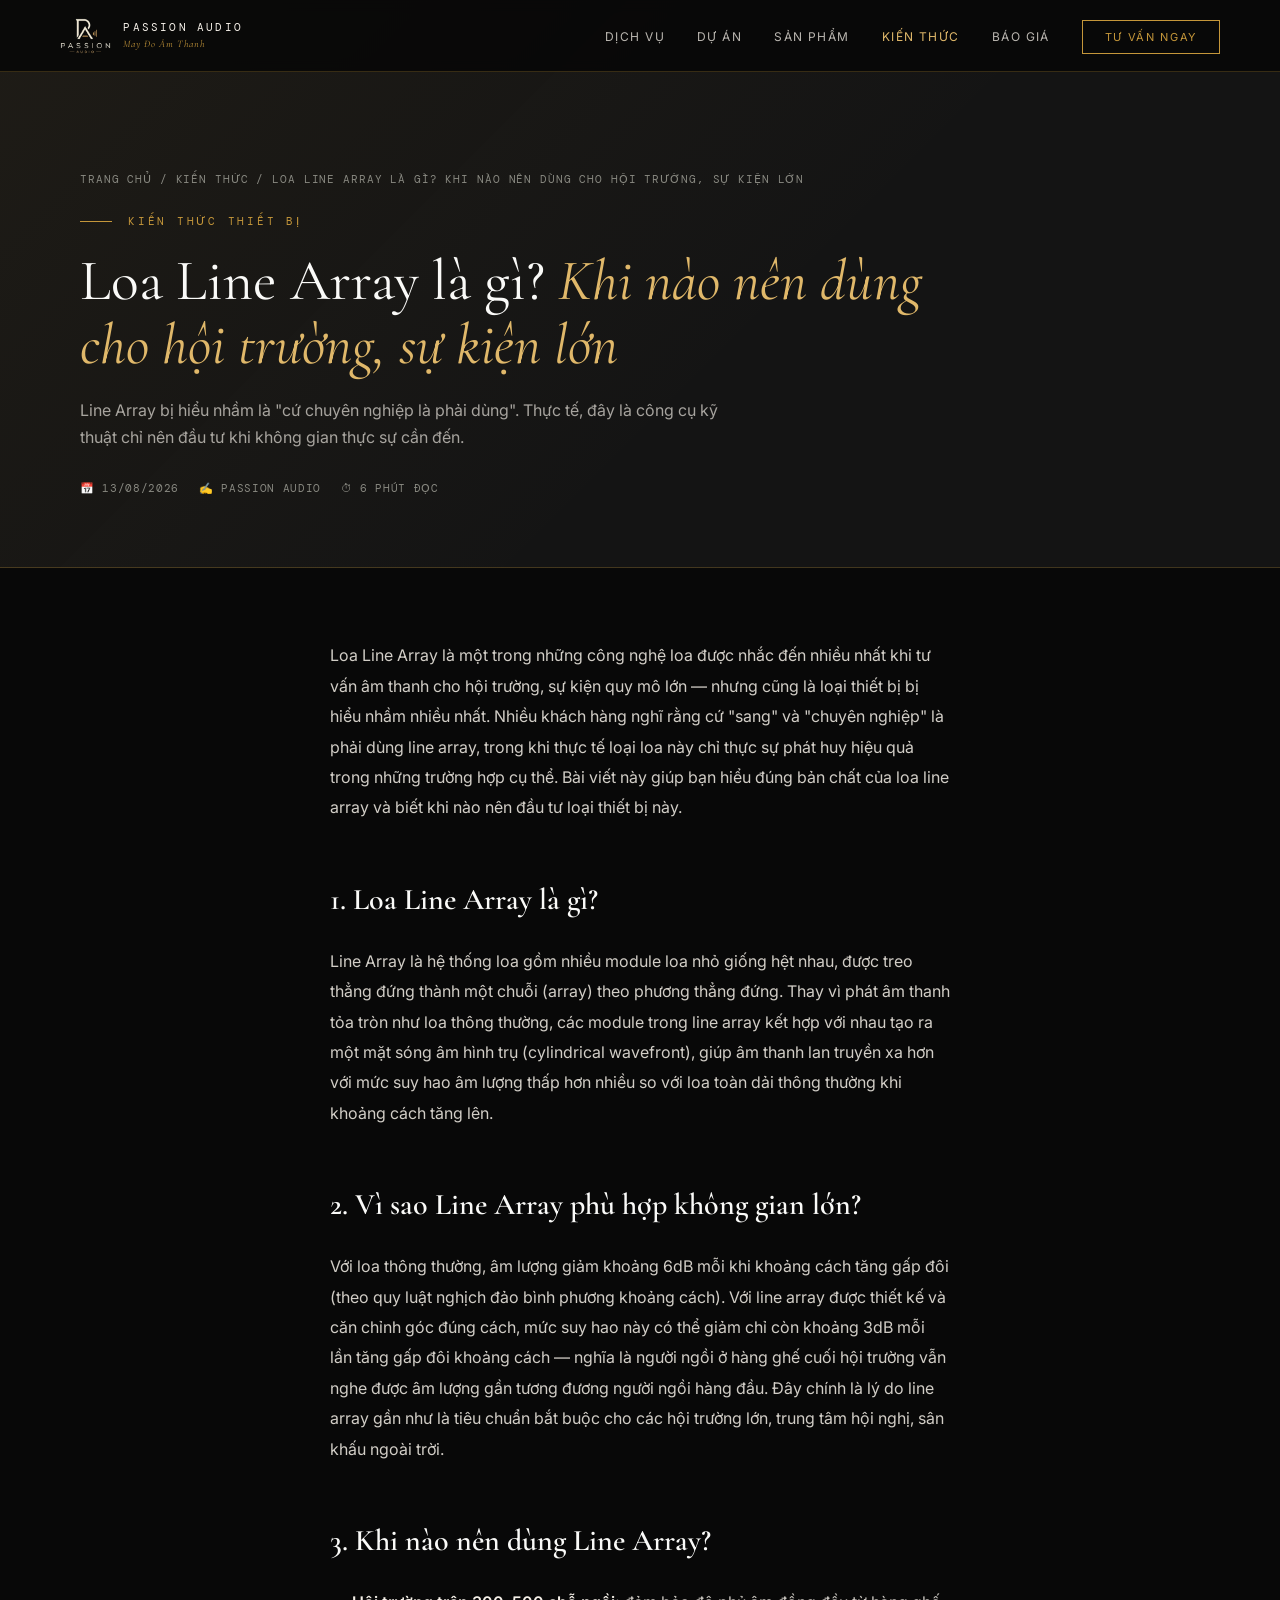
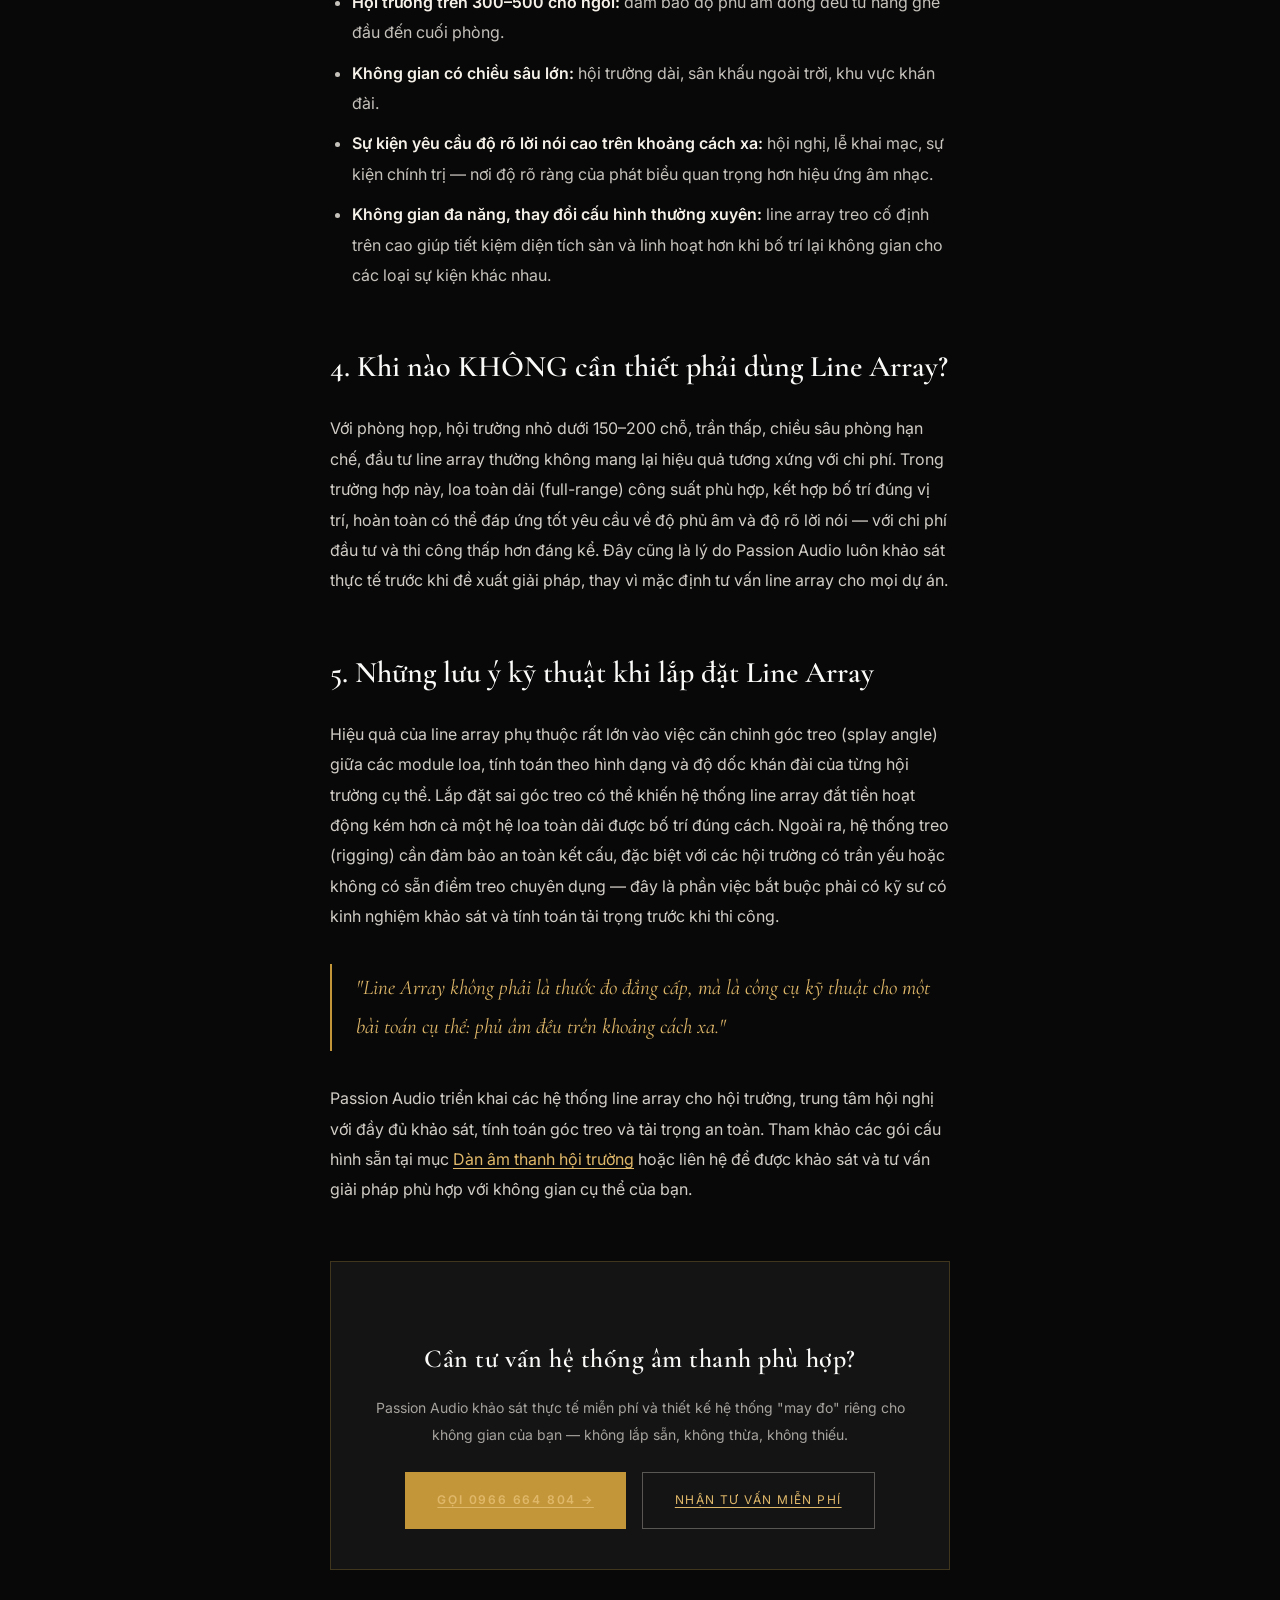
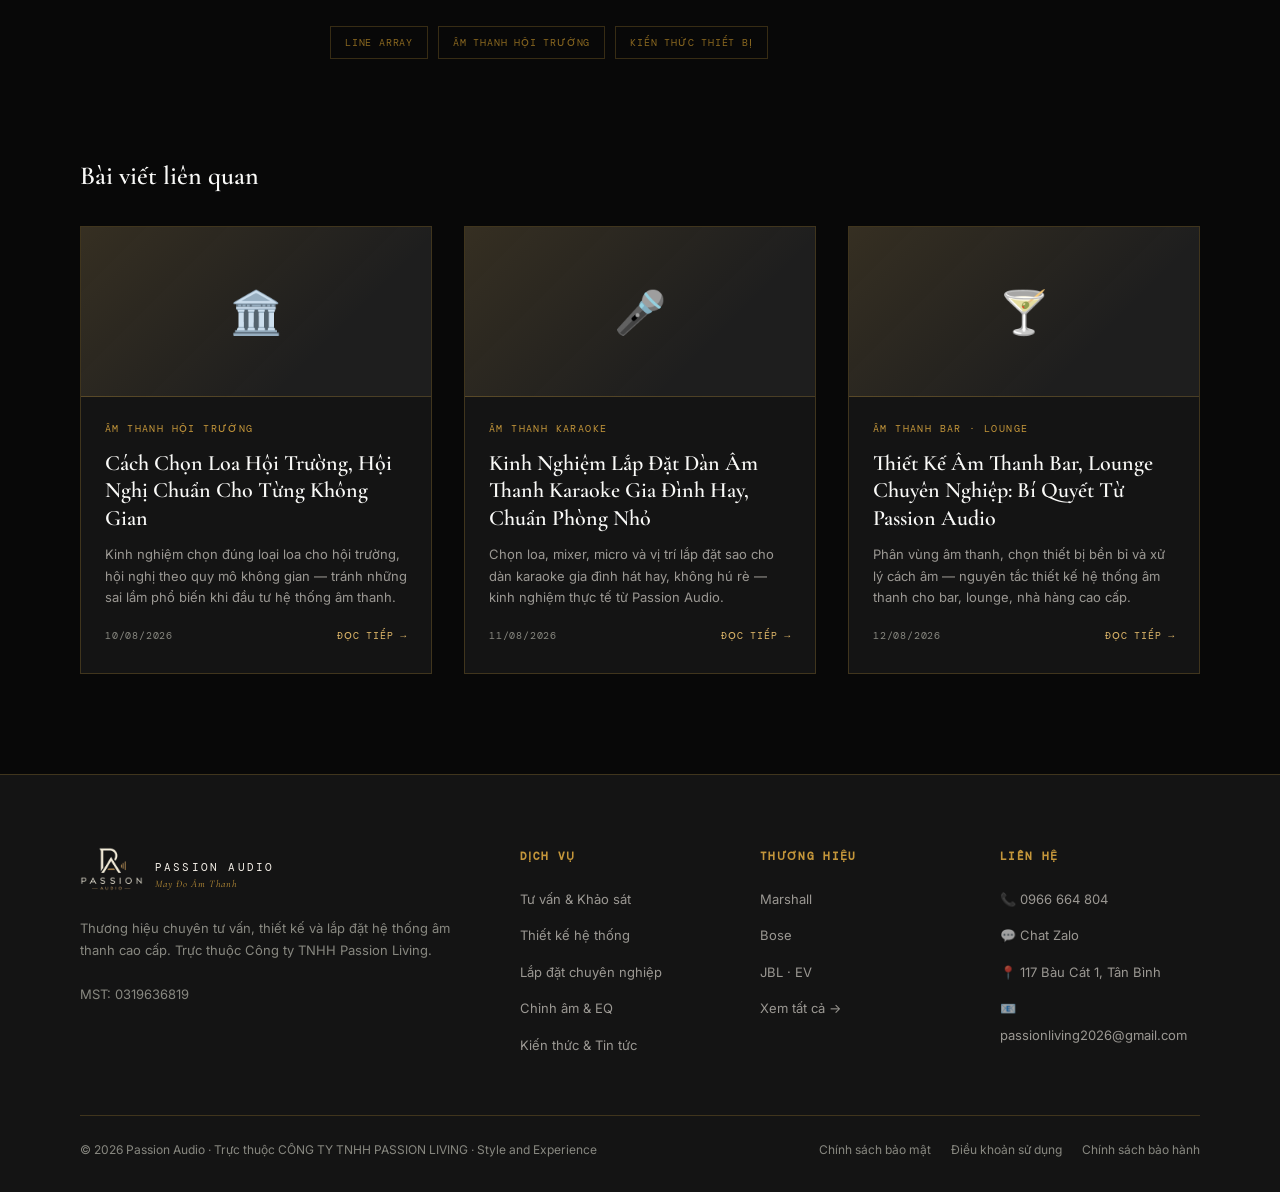
<file: blog/loa-line-array-la-gi-khi-nao-nen-dung.html>
<!DOCTYPE html>
<html lang="vi">
<head>
<meta charset="UTF-8">
<meta name="viewport" content="width=device-width, initial-scale=1.0, viewport-fit=cover">
<title>Loa Line Array Là Gì? Khi Nào Nên Dùng? | Passion Audio</title>
<meta name="description" content="Tìm hiểu loa Line Array là gì, nguyên lý hoạt động và khi nào nên đầu tư hệ thống line array cho hội trường, sự kiện quy mô lớn.">
<meta name="keywords" content="loa line array, line array là gì, hệ thống loa line array, loa hội trường lớn, âm thanh sự kiện">
<meta property="og:title" content="Loa Line Array Là Gì? Khi Nào Nên Dùng? | Passion Audio">
<meta property="og:description" content="Tìm hiểu loa Line Array là gì, nguyên lý hoạt động và khi nào nên đầu tư hệ thống line array cho hội trường, sự kiện quy mô lớn.">
<meta property="og:type" content="article">
<meta property="og:url" content="https://passionaudio.vn/blog/loa-line-array-la-gi-khi-nao-nen-dung.html">
<meta property="og:image" content="https://passionaudio.vn/blog/assets/logo.png">
<meta property="og:locale" content="vi_VN">
<link rel="canonical" href="https://passionaudio.vn/blog/loa-line-array-la-gi-khi-nao-nen-dung.html">
<link rel="stylesheet" href="assets/blog-style.css">
<script type="application/ld+json">
{
  "@context": "https://schema.org",
  "@type": "Article",
  "headline": "Loa Line Array Là Gì? Khi Nào Nên Dùng Cho Hội Trường, Sự Kiện Lớn",
  "description": "Tìm hiểu loa Line Array là gì, nguyên lý hoạt động và khi nào nên đầu tư hệ thống line array cho hội trường, sự kiện quy mô lớn.",
  "image": "https://passionaudio.vn/blog/assets/logo.png",
  "datePublished": "2026-08-13",
  "dateModified": "2026-08-13",
  "author": {"@type": "Organization", "name": "Passion Audio"},
  "publisher": {
    "@type": "Organization",
    "name": "Passion Audio",
    "logo": {"@type": "ImageObject", "url": "https://passionaudio.vn/blog/assets/logo.png"}
  },
  "mainEntityOfPage": {"@type": "WebPage", "@id": "https://passionaudio.vn/blog/loa-line-array-la-gi-khi-nao-nen-dung.html"}
}
</script>
</head>
<body>
<nav class="site-nav">
  <a href="../index.html" class="nav-logo">
    <img src="assets/logo.png" alt="Passion Audio logo">
    <div>
      <span class="logo-text">Passion Audio</span>
      <span class="logo-sub">May Đo Âm Thanh</span>
    </div>
  </a>
  <ul class="nav-links">
    <li><a href="../index.html#services">Dịch vụ</a></li>
    <li><a href="../index.html#projects">Dự án</a></li>
    <li><a href="../index.html#catalog">Sản phẩm</a></li>
    <li><a href="index.html" class="active">Kiến thức</a></li>
    <li><a href="../index.html#pricing">Báo giá</a></li>
    <li><a href="../index.html#contact" class="nav-cta">Tư vấn ngay</a></li>
  </ul>
  <button class="nav-toggle" onclick="this.parentElement.querySelector('.nav-links').classList.toggle('show')"><span></span><span></span><span></span></button>
</nav>

<header class="blog-header">
  <div class="breadcrumbs"><a href="../index.html">Trang chủ</a> / <a href="index.html">Kiến thức</a> / Loa Line Array Là Gì? Khi Nào Nên Dùng Cho Hội Trường, Sự Kiện Lớn</div>
  <div class="blog-eyebrow">Kiến thức thiết bị</div>
  <h1 class="blog-h1">Loa Line Array là gì? <em>Khi nào nên dùng cho hội trường, sự kiện lớn</em></h1>
  <p class="blog-sub">Line Array bị hiểu nhầm là "cứ chuyên nghiệp là phải dùng". Thực tế, đây là công cụ kỹ thuật chỉ nên đầu tư khi không gian thực sự cần đến.</p>
  <div class="article-meta">
    <span>📅 13/08/2026</span>
    <span>✍️ Passion Audio</span>
    <span>⏱ 6 phút đọc</span>
  </div>
</header>

<article class="article-wrap">
  <div class="article-body">

<p>Loa Line Array là một trong những công nghệ loa được nhắc đến nhiều nhất khi tư vấn âm thanh cho hội trường, sự kiện quy mô lớn — nhưng cũng là loại thiết bị bị hiểu nhầm nhiều nhất. Nhiều khách hàng nghĩ rằng cứ "sang" và "chuyên nghiệp" là phải dùng line array, trong khi thực tế loại loa này chỉ thực sự phát huy hiệu quả trong những trường hợp cụ thể. Bài viết này giúp bạn hiểu đúng bản chất của loa line array và biết khi nào nên đầu tư loại thiết bị này.</p>

<h2>1. Loa Line Array là gì?</h2>
<p>Line Array là hệ thống loa gồm nhiều module loa nhỏ giống hệt nhau, được treo thẳng đứng thành một chuỗi (array) theo phương thẳng đứng. Thay vì phát âm thanh tỏa tròn như loa thông thường, các module trong line array kết hợp với nhau tạo ra một mặt sóng âm hình trụ (cylindrical wavefront), giúp âm thanh lan truyền xa hơn với mức suy hao âm lượng thấp hơn nhiều so với loa toàn dải thông thường khi khoảng cách tăng lên.</p>

<h2>2. Vì sao Line Array phù hợp không gian lớn?</h2>
<p>Với loa thông thường, âm lượng giảm khoảng 6dB mỗi khi khoảng cách tăng gấp đôi (theo quy luật nghịch đảo bình phương khoảng cách). Với line array được thiết kế và căn chỉnh góc đúng cách, mức suy hao này có thể giảm chỉ còn khoảng 3dB mỗi lần tăng gấp đôi khoảng cách — nghĩa là người ngồi ở hàng ghế cuối hội trường vẫn nghe được âm lượng gần tương đương người ngồi hàng đầu. Đây chính là lý do line array gần như là tiêu chuẩn bắt buộc cho các hội trường lớn, trung tâm hội nghị, sân khấu ngoài trời.</p>

<h2>3. Khi nào nên dùng Line Array?</h2>
<ul>
  <li><strong>Hội trường trên 300–500 chỗ ngồi:</strong> đảm bảo độ phủ âm đồng đều từ hàng ghế đầu đến cuối phòng.</li>
  <li><strong>Không gian có chiều sâu lớn:</strong> hội trường dài, sân khấu ngoài trời, khu vực khán đài.</li>
  <li><strong>Sự kiện yêu cầu độ rõ lời nói cao trên khoảng cách xa:</strong> hội nghị, lễ khai mạc, sự kiện chính trị — nơi độ rõ ràng của phát biểu quan trọng hơn hiệu ứng âm nhạc.</li>
  <li><strong>Không gian đa năng, thay đổi cấu hình thường xuyên:</strong> line array treo cố định trên cao giúp tiết kiệm diện tích sàn và linh hoạt hơn khi bố trí lại không gian cho các loại sự kiện khác nhau.</li>
</ul>

<h2>4. Khi nào KHÔNG cần thiết phải dùng Line Array?</h2>
<p>Với phòng họp, hội trường nhỏ dưới 150–200 chỗ, trần thấp, chiều sâu phòng hạn chế, đầu tư line array thường không mang lại hiệu quả tương xứng với chi phí. Trong trường hợp này, loa toàn dải (full-range) công suất phù hợp, kết hợp bố trí đúng vị trí, hoàn toàn có thể đáp ứng tốt yêu cầu về độ phủ âm và độ rõ lời nói — với chi phí đầu tư và thi công thấp hơn đáng kể. Đây cũng là lý do Passion Audio luôn khảo sát thực tế trước khi đề xuất giải pháp, thay vì mặc định tư vấn line array cho mọi dự án.</p>

<h2>5. Những lưu ý kỹ thuật khi lắp đặt Line Array</h2>
<p>Hiệu quả của line array phụ thuộc rất lớn vào việc căn chỉnh góc treo (splay angle) giữa các module loa, tính toán theo hình dạng và độ dốc khán đài của từng hội trường cụ thể. Lắp đặt sai góc treo có thể khiến hệ thống line array đắt tiền hoạt động kém hơn cả một hệ loa toàn dải được bố trí đúng cách. Ngoài ra, hệ thống treo (rigging) cần đảm bảo an toàn kết cấu, đặc biệt với các hội trường có trần yếu hoặc không có sẵn điểm treo chuyên dụng — đây là phần việc bắt buộc phải có kỹ sư có kinh nghiệm khảo sát và tính toán tải trọng trước khi thi công.</p>

<blockquote>"Line Array không phải là thước đo đẳng cấp, mà là công cụ kỹ thuật cho một bài toán cụ thể: phủ âm đều trên khoảng cách xa."</blockquote>

<p>Passion Audio triển khai các hệ thống line array cho hội trường, trung tâm hội nghị với đầy đủ khảo sát, tính toán góc treo và tải trọng an toàn. Tham khảo các gói cấu hình sẵn tại mục <a href="../index.html#pricing">Dàn âm thanh hội trường</a> hoặc liên hệ để được khảo sát và tư vấn giải pháp phù hợp với không gian cụ thể của bạn.</p>


    <div class="article-cta">
      <h3>Cần tư vấn hệ thống âm thanh phù hợp?</h3>
      <p>Passion Audio khảo sát thực tế miễn phí và thiết kế hệ thống "may đo" riêng cho không gian của bạn — không lắp sẵn, không thừa, không thiếu.</p>
      <div class="article-cta-actions">
        <a href="tel:0966664804" class="btn-primary">Gọi 0966 664 804 →</a>
        <a href="../index.html#contact" class="btn-ghost">Nhận tư vấn miễn phí</a>
      </div>
    </div>

    <div class="tag-row">
    <span class="tag-pill">Line Array</span>
    <span class="tag-pill">Âm thanh hội trường</span>
    <span class="tag-pill">Kiến thức thiết bị</span>
    </div>
  </div>
</article>

<section class="related-section">
  <h2 class="related-title">Bài viết liên quan</h2>
  <div class="post-grid">
<a href="cach-chon-loa-hoi-truong-hoi-nghi.html" class="post-card reveal">
  <div class="post-card-img">🏛️</div>
  <div class="post-card-body">
    <div class="post-card-cat">Âm thanh hội trường</div>
    <div class="post-card-title">Cách Chọn Loa Hội Trường, Hội Nghị Chuẩn Cho Từng Không Gian</div>
    <div class="post-card-excerpt">Kinh nghiệm chọn đúng loại loa cho hội trường, hội nghị theo quy mô không gian — tránh những sai lầm phổ biến khi đầu tư hệ thống âm thanh.</div>
    <div class="post-card-foot"><span>10/08/2026</span><span class="post-card-link">Đọc tiếp →</span></div>
  </div>
</a>
<a href="kinh-nghiem-lap-dat-am-thanh-karaoke-gia-dinh.html" class="post-card reveal">
  <div class="post-card-img">🎤</div>
  <div class="post-card-body">
    <div class="post-card-cat">Âm thanh karaoke</div>
    <div class="post-card-title">Kinh Nghiệm Lắp Đặt Dàn Âm Thanh Karaoke Gia Đình Hay, Chuẩn Phòng Nhỏ</div>
    <div class="post-card-excerpt">Chọn loa, mixer, micro và vị trí lắp đặt sao cho dàn karaoke gia đình hát hay, không hú rè — kinh nghiệm thực tế từ Passion Audio.</div>
    <div class="post-card-foot"><span>11/08/2026</span><span class="post-card-link">Đọc tiếp →</span></div>
  </div>
</a>
<a href="thiet-ke-am-thanh-bar-lounge-chuyen-nghiep.html" class="post-card reveal">
  <div class="post-card-img">🍸</div>
  <div class="post-card-body">
    <div class="post-card-cat">Âm thanh Bar · Lounge</div>
    <div class="post-card-title">Thiết Kế Âm Thanh Bar, Lounge Chuyên Nghiệp: Bí Quyết Từ Passion Audio</div>
    <div class="post-card-excerpt">Phân vùng âm thanh, chọn thiết bị bền bỉ và xử lý cách âm — nguyên tắc thiết kế hệ thống âm thanh cho bar, lounge, nhà hàng cao cấp.</div>
    <div class="post-card-foot"><span>12/08/2026</span><span class="post-card-link">Đọc tiếp →</span></div>
  </div>
</a>
  </div>
</section>

<footer class="footer">
  <div class="footer-main">
    <div class="footer-brand">
      <a href="../index.html" class="nav-logo" style="margin-bottom:0;">
        <img src="assets/logo.png" alt="Passion Audio logo">
        <div>
          <span class="logo-text">Passion Audio</span>
          <span class="logo-sub">May Đo Âm Thanh</span>
        </div>
      </a>
      <p>Thương hiệu chuyên tư vấn, thiết kế và lắp đặt hệ thống âm thanh cao cấp. Trực thuộc Công ty TNHH Passion Living.<br><br>MST: 0319636819</p>
    </div>
    <div class="footer-col">
      <h4>Dịch vụ</h4>
      <ul class="footer-links">
        <li><a href="../index.html#services">Tư vấn & Khảo sát</a></li>
        <li><a href="../index.html#services">Thiết kế hệ thống</a></li>
        <li><a href="../index.html#services">Lắp đặt chuyên nghiệp</a></li>
        <li><a href="../index.html#services">Chỉnh âm & EQ</a></li>
        <li><a href="index.html">Kiến thức & Tin tức</a></li>
      </ul>
    </div>
    <div class="footer-col">
      <h4>Thương hiệu</h4>
      <ul class="footer-links">
        <li><a href="../index.html#brands">Marshall</a></li>
        <li><a href="../index.html#brands">Bose</a></li>
        <li><a href="../index.html#brands">JBL · EV</a></li>
        <li><a href="../index.html#catalog">Xem tất cả →</a></li>
      </ul>
    </div>
    <div class="footer-col">
      <h4>Liên hệ</h4>
      <ul class="footer-links">
        <li><a href="tel:0966664804">📞 0966 664 804</a></li>
        <li><a href="https://zalo.me/0966664804">💬 Chat Zalo</a></li>
        <li><a href="../index.html#contact">📍 117 Bàu Cát 1, Tân Bình</a></li>
        <li><a href="mailto:passionliving2026@gmail.com">📧 passionliving2026@gmail.com</a></li>
      </ul>
    </div>
  </div>
  <div class="footer-bottom">
    <div class="footer-copy">© 2026 Passion Audio · Trực thuộc CÔNG TY TNHH PASSION LIVING · Style and Experience</div>
    <div class="footer-legal">
      <a href="../index.html">Chính sách bảo mật</a>
      <a href="../index.html">Điều khoản sử dụng</a>
      <a href="../index.html">Chính sách bảo hành</a>
    </div>
  </div>
</footer>
<script>
const reveals = document.querySelectorAll('.reveal');
const obs = new IntersectionObserver((entries) => {
  entries.forEach(e => { if (e.isIntersecting) e.target.classList.add('visible'); });
}, { threshold: 0.1 });
reveals.forEach(el => obs.observe(el));
</script>
</body>
</html>
</file>
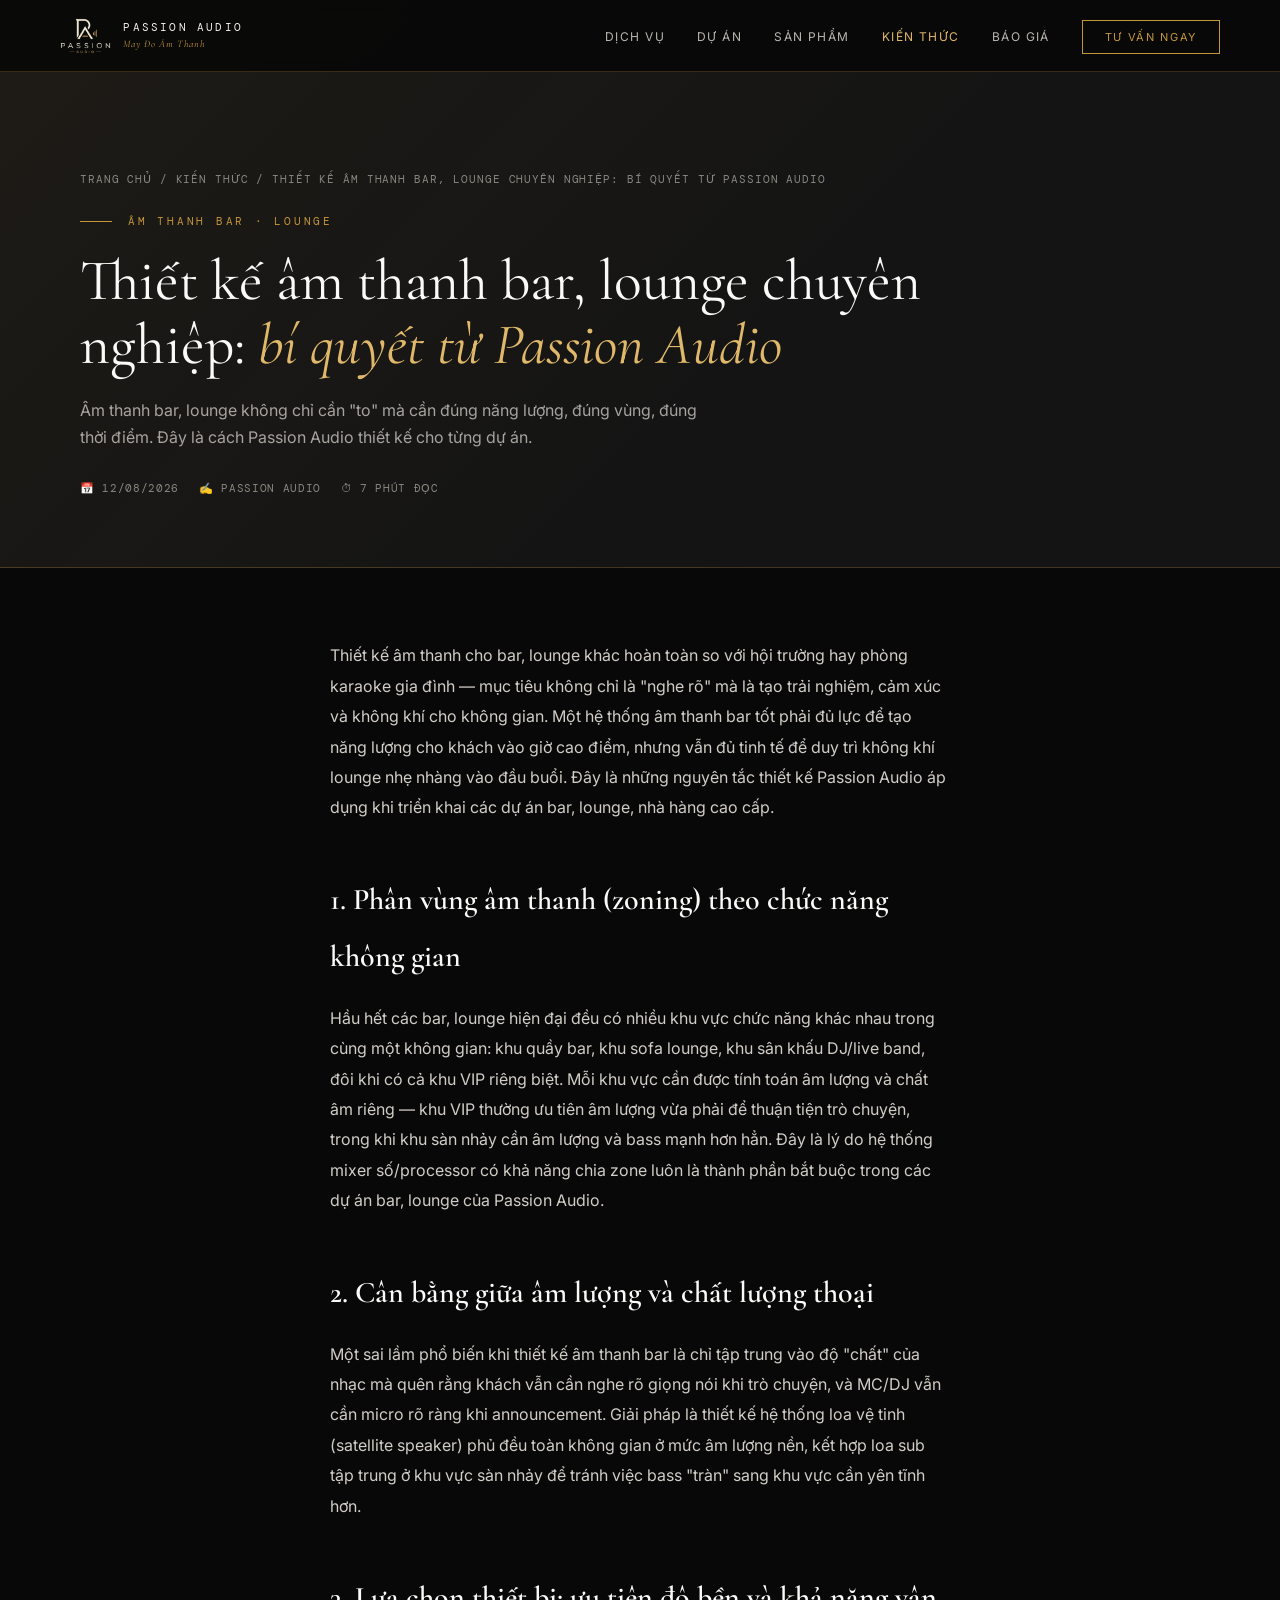
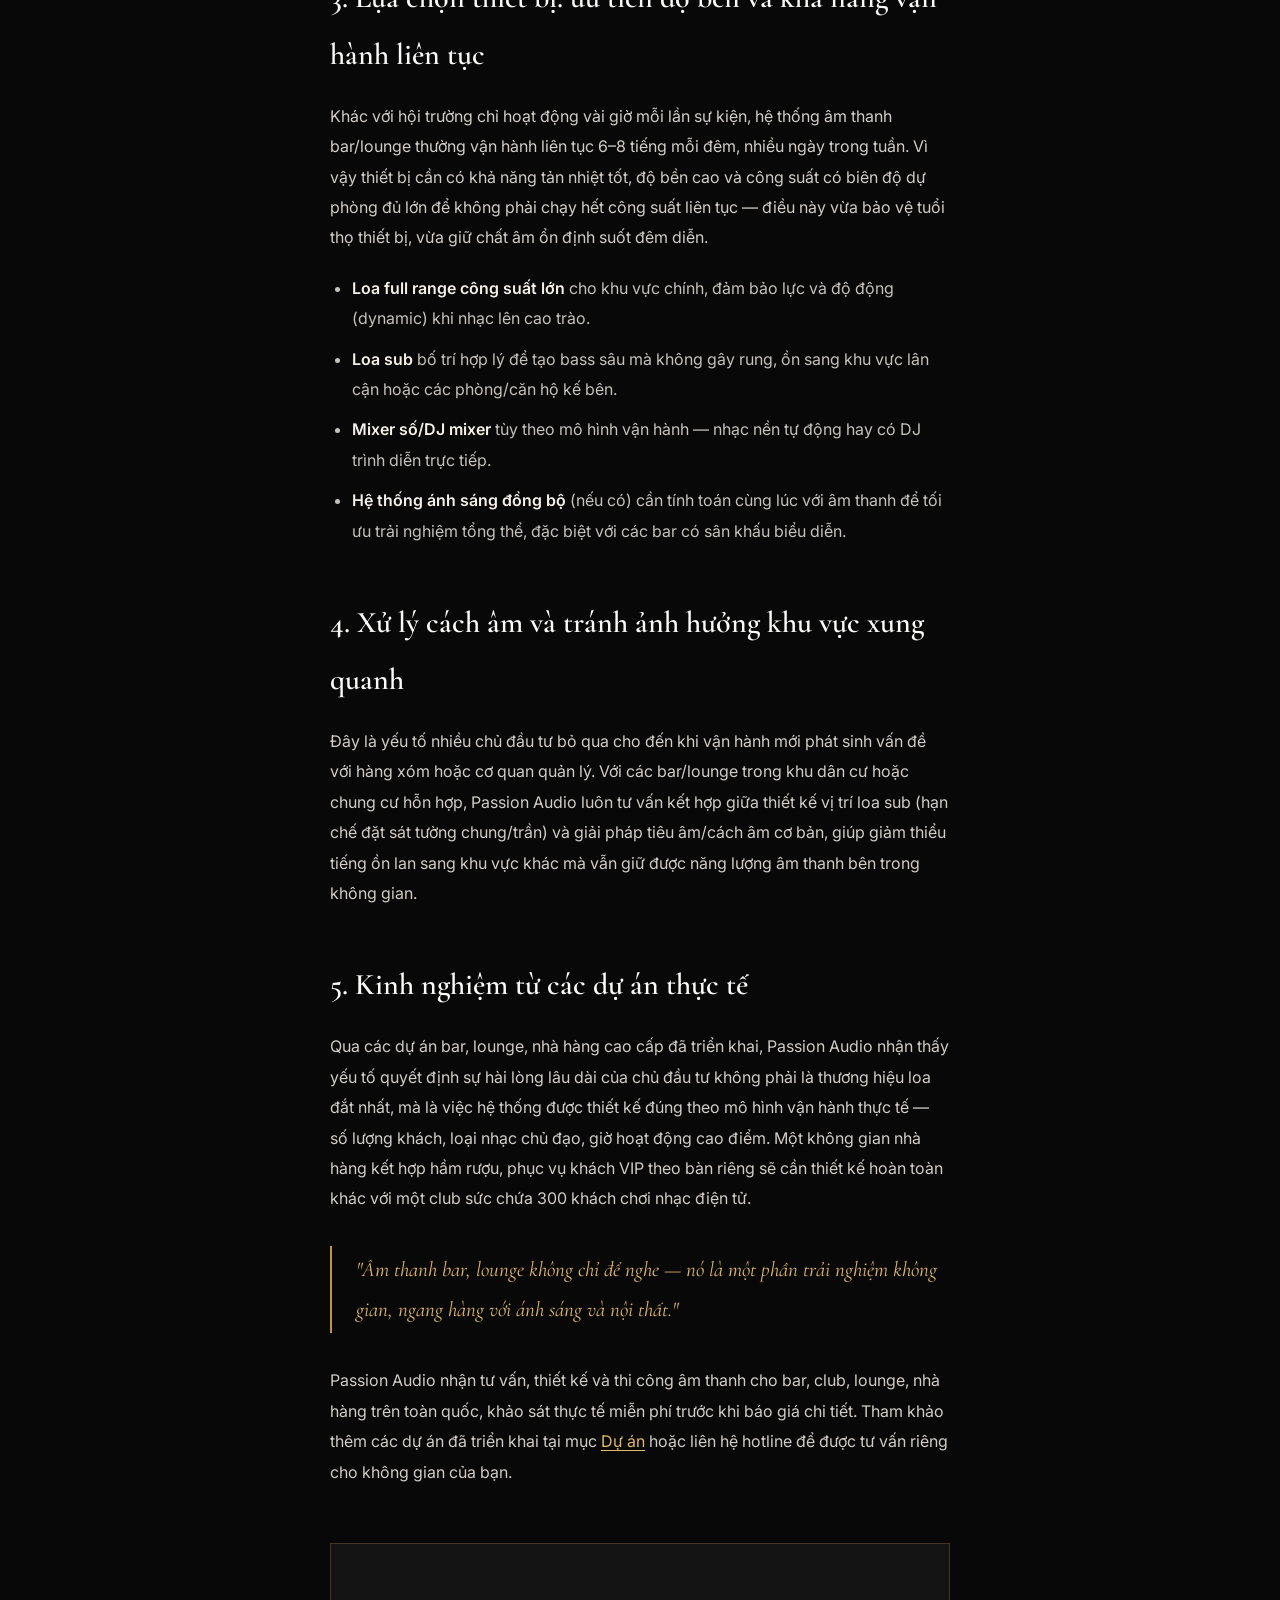
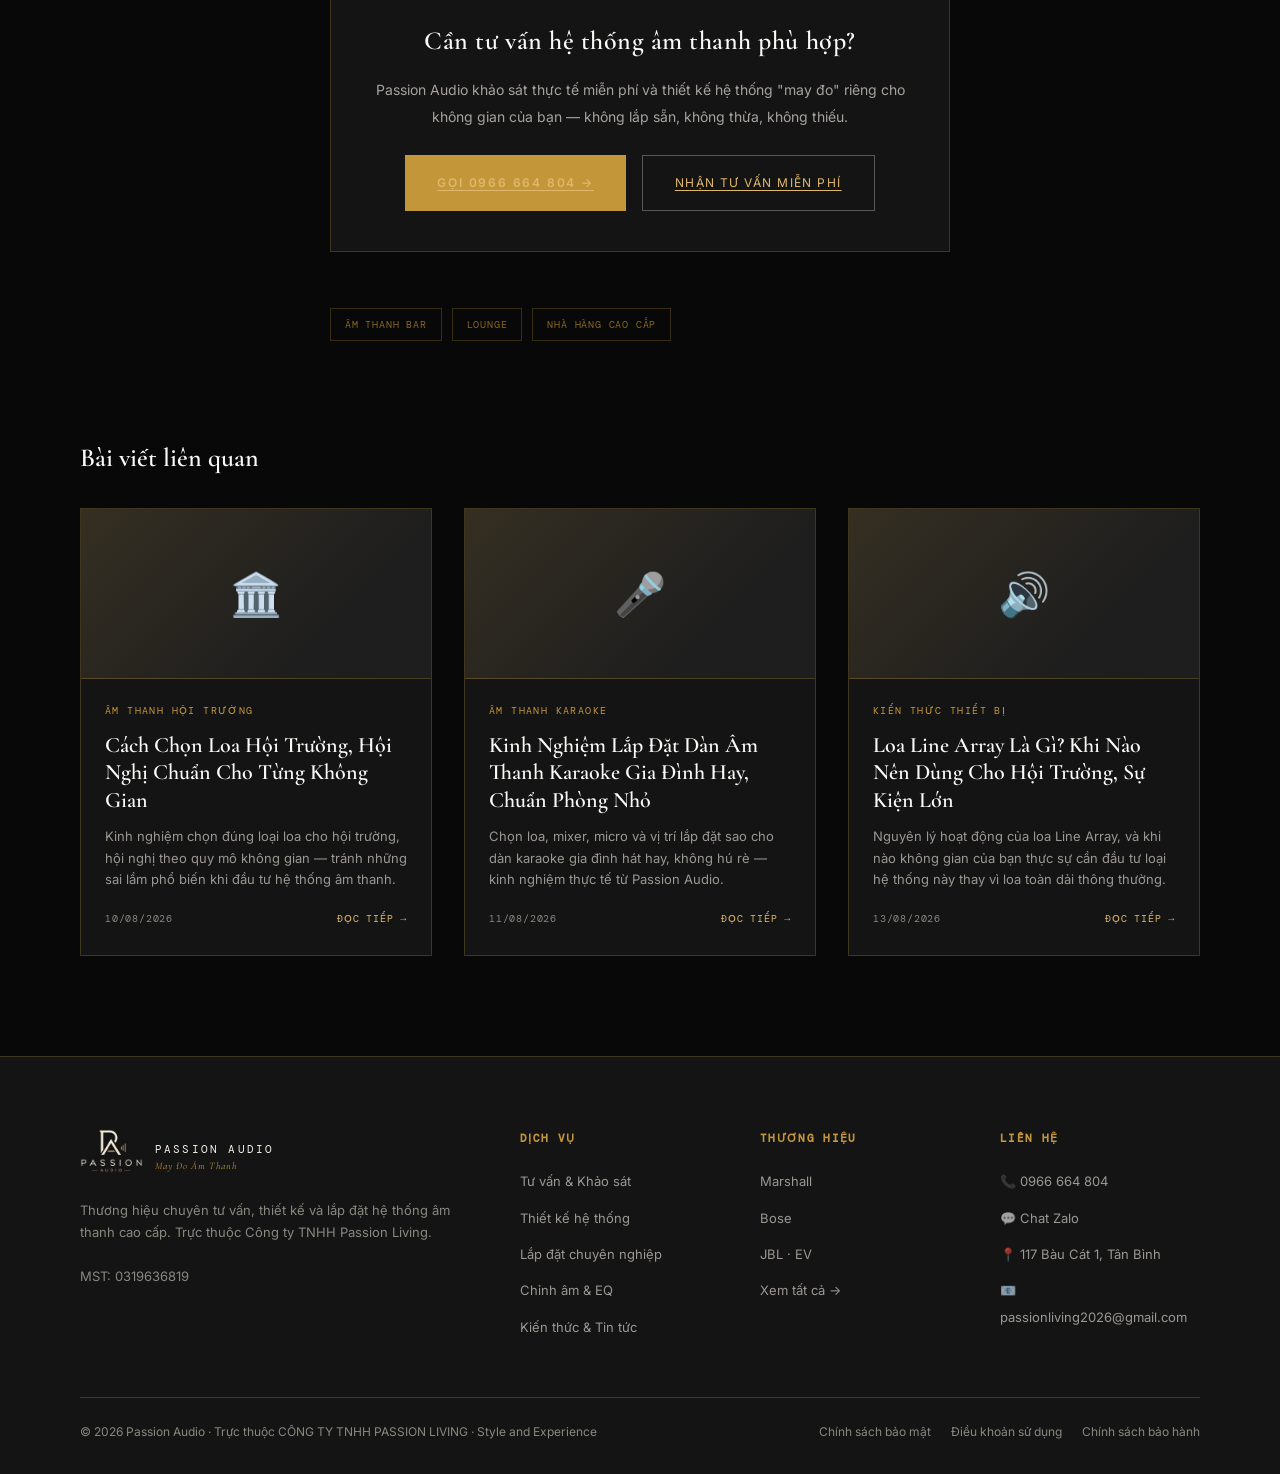
<file: blog/thiet-ke-am-thanh-bar-lounge-chuyen-nghiep.html>
<!DOCTYPE html>
<html lang="vi">
<head>
<meta charset="UTF-8">
<meta name="viewport" content="width=device-width, initial-scale=1.0, viewport-fit=cover">
<title>Thiết Kế Âm Thanh Bar, Lounge Chuyên Nghiệp | Passion Audio</title>
<meta name="description" content="Nguyên tắc thiết kế âm thanh bar, lounge, nhà hàng cao cấp: phân vùng âm thanh, chọn thiết bị bền bỉ và xử lý cách âm — kinh nghiệm từ Passion Audio.">
<meta name="keywords" content="thiết kế âm thanh bar, âm thanh lounge, lắp đặt âm thanh quán bar, âm thanh nhà hàng cao cấp, hệ thống âm thanh club">
<meta property="og:title" content="Thiết Kế Âm Thanh Bar, Lounge Chuyên Nghiệp | Passion Audio">
<meta property="og:description" content="Nguyên tắc thiết kế âm thanh bar, lounge, nhà hàng cao cấp: phân vùng âm thanh, chọn thiết bị bền bỉ và xử lý cách âm — kinh nghiệm từ Passion Audio.">
<meta property="og:type" content="article">
<meta property="og:url" content="https://passionaudio.vn/blog/thiet-ke-am-thanh-bar-lounge-chuyen-nghiep.html">
<meta property="og:image" content="https://passionaudio.vn/blog/assets/logo.png">
<meta property="og:locale" content="vi_VN">
<link rel="canonical" href="https://passionaudio.vn/blog/thiet-ke-am-thanh-bar-lounge-chuyen-nghiep.html">
<link rel="stylesheet" href="assets/blog-style.css">
<script type="application/ld+json">
{
  "@context": "https://schema.org",
  "@type": "Article",
  "headline": "Thiết Kế Âm Thanh Bar, Lounge Chuyên Nghiệp: Bí Quyết Từ Passion Audio",
  "description": "Nguyên tắc thiết kế âm thanh bar, lounge, nhà hàng cao cấp: phân vùng âm thanh, chọn thiết bị bền bỉ và xử lý cách âm — kinh nghiệm từ Passion Audio.",
  "image": "https://passionaudio.vn/blog/assets/logo.png",
  "datePublished": "2026-08-12",
  "dateModified": "2026-08-12",
  "author": {"@type": "Organization", "name": "Passion Audio"},
  "publisher": {
    "@type": "Organization",
    "name": "Passion Audio",
    "logo": {"@type": "ImageObject", "url": "https://passionaudio.vn/blog/assets/logo.png"}
  },
  "mainEntityOfPage": {"@type": "WebPage", "@id": "https://passionaudio.vn/blog/thiet-ke-am-thanh-bar-lounge-chuyen-nghiep.html"}
}
</script>
</head>
<body>
<nav class="site-nav">
  <a href="../index.html" class="nav-logo">
    <img src="assets/logo.png" alt="Passion Audio logo">
    <div>
      <span class="logo-text">Passion Audio</span>
      <span class="logo-sub">May Đo Âm Thanh</span>
    </div>
  </a>
  <ul class="nav-links">
    <li><a href="../index.html#services">Dịch vụ</a></li>
    <li><a href="../index.html#projects">Dự án</a></li>
    <li><a href="../index.html#catalog">Sản phẩm</a></li>
    <li><a href="index.html" class="active">Kiến thức</a></li>
    <li><a href="../index.html#pricing">Báo giá</a></li>
    <li><a href="../index.html#contact" class="nav-cta">Tư vấn ngay</a></li>
  </ul>
  <button class="nav-toggle" onclick="this.parentElement.querySelector('.nav-links').classList.toggle('show')"><span></span><span></span><span></span></button>
</nav>

<header class="blog-header">
  <div class="breadcrumbs"><a href="../index.html">Trang chủ</a> / <a href="index.html">Kiến thức</a> / Thiết Kế Âm Thanh Bar, Lounge Chuyên Nghiệp: Bí Quyết Từ Passion Audio</div>
  <div class="blog-eyebrow">Âm thanh Bar · Lounge</div>
  <h1 class="blog-h1">Thiết kế âm thanh bar, lounge chuyên nghiệp: <em>bí quyết từ Passion Audio</em></h1>
  <p class="blog-sub">Âm thanh bar, lounge không chỉ cần "to" mà cần đúng năng lượng, đúng vùng, đúng thời điểm. Đây là cách Passion Audio thiết kế cho từng dự án.</p>
  <div class="article-meta">
    <span>📅 12/08/2026</span>
    <span>✍️ Passion Audio</span>
    <span>⏱ 7 phút đọc</span>
  </div>
</header>

<article class="article-wrap">
  <div class="article-body">

<p>Thiết kế âm thanh cho bar, lounge khác hoàn toàn so với hội trường hay phòng karaoke gia đình — mục tiêu không chỉ là "nghe rõ" mà là tạo trải nghiệm, cảm xúc và không khí cho không gian. Một hệ thống âm thanh bar tốt phải đủ lực để tạo năng lượng cho khách vào giờ cao điểm, nhưng vẫn đủ tinh tế để duy trì không khí lounge nhẹ nhàng vào đầu buổi. Đây là những nguyên tắc thiết kế Passion Audio áp dụng khi triển khai các dự án bar, lounge, nhà hàng cao cấp.</p>

<h2>1. Phân vùng âm thanh (zoning) theo chức năng không gian</h2>
<p>Hầu hết các bar, lounge hiện đại đều có nhiều khu vực chức năng khác nhau trong cùng một không gian: khu quầy bar, khu sofa lounge, khu sân khấu DJ/live band, đôi khi có cả khu VIP riêng biệt. Mỗi khu vực cần được tính toán âm lượng và chất âm riêng — khu VIP thường ưu tiên âm lượng vừa phải để thuận tiện trò chuyện, trong khi khu sàn nhảy cần âm lượng và bass mạnh hơn hẳn. Đây là lý do hệ thống mixer số/processor có khả năng chia zone luôn là thành phần bắt buộc trong các dự án bar, lounge của Passion Audio.</p>

<h2>2. Cân bằng giữa âm lượng và chất lượng thoại</h2>
<p>Một sai lầm phổ biến khi thiết kế âm thanh bar là chỉ tập trung vào độ "chất" của nhạc mà quên rằng khách vẫn cần nghe rõ giọng nói khi trò chuyện, và MC/DJ vẫn cần micro rõ ràng khi announcement. Giải pháp là thiết kế hệ thống loa vệ tinh (satellite speaker) phủ đều toàn không gian ở mức âm lượng nền, kết hợp loa sub tập trung ở khu vực sàn nhảy để tránh việc bass "tràn" sang khu vực cần yên tĩnh hơn.</p>

<h2>3. Lựa chọn thiết bị: ưu tiên độ bền và khả năng vận hành liên tục</h2>
<p>Khác với hội trường chỉ hoạt động vài giờ mỗi lần sự kiện, hệ thống âm thanh bar/lounge thường vận hành liên tục 6–8 tiếng mỗi đêm, nhiều ngày trong tuần. Vì vậy thiết bị cần có khả năng tản nhiệt tốt, độ bền cao và công suất có biên độ dự phòng đủ lớn để không phải chạy hết công suất liên tục — điều này vừa bảo vệ tuổi thọ thiết bị, vừa giữ chất âm ổn định suốt đêm diễn.</p>

<ul>
  <li><strong>Loa full range công suất lớn</strong> cho khu vực chính, đảm bảo lực và độ động (dynamic) khi nhạc lên cao trào.</li>
  <li><strong>Loa sub</strong> bố trí hợp lý để tạo bass sâu mà không gây rung, ồn sang khu vực lân cận hoặc các phòng/căn hộ kế bên.</li>
  <li><strong>Mixer số/DJ mixer</strong> tùy theo mô hình vận hành — nhạc nền tự động hay có DJ trình diễn trực tiếp.</li>
  <li><strong>Hệ thống ánh sáng đồng bộ</strong> (nếu có) cần tính toán cùng lúc với âm thanh để tối ưu trải nghiệm tổng thể, đặc biệt với các bar có sân khấu biểu diễn.</li>
</ul>

<h2>4. Xử lý cách âm và tránh ảnh hưởng khu vực xung quanh</h2>
<p>Đây là yếu tố nhiều chủ đầu tư bỏ qua cho đến khi vận hành mới phát sinh vấn đề với hàng xóm hoặc cơ quan quản lý. Với các bar/lounge trong khu dân cư hoặc chung cư hỗn hợp, Passion Audio luôn tư vấn kết hợp giữa thiết kế vị trí loa sub (hạn chế đặt sát tường chung/trần) và giải pháp tiêu âm/cách âm cơ bản, giúp giảm thiểu tiếng ồn lan sang khu vực khác mà vẫn giữ được năng lượng âm thanh bên trong không gian.</p>

<h2>5. Kinh nghiệm từ các dự án thực tế</h2>
<p>Qua các dự án bar, lounge, nhà hàng cao cấp đã triển khai, Passion Audio nhận thấy yếu tố quyết định sự hài lòng lâu dài của chủ đầu tư không phải là thương hiệu loa đắt nhất, mà là việc hệ thống được thiết kế đúng theo mô hình vận hành thực tế — số lượng khách, loại nhạc chủ đạo, giờ hoạt động cao điểm. Một không gian nhà hàng kết hợp hầm rượu, phục vụ khách VIP theo bàn riêng sẽ cần thiết kế hoàn toàn khác với một club sức chứa 300 khách chơi nhạc điện tử.</p>

<blockquote>"Âm thanh bar, lounge không chỉ để nghe — nó là một phần trải nghiệm không gian, ngang hàng với ánh sáng và nội thất."</blockquote>

<p>Passion Audio nhận tư vấn, thiết kế và thi công âm thanh cho bar, club, lounge, nhà hàng trên toàn quốc, khảo sát thực tế miễn phí trước khi báo giá chi tiết. Tham khảo thêm các dự án đã triển khai tại mục <a href="../index.html#projects">Dự án</a> hoặc liên hệ hotline để được tư vấn riêng cho không gian của bạn.</p>


    <div class="article-cta">
      <h3>Cần tư vấn hệ thống âm thanh phù hợp?</h3>
      <p>Passion Audio khảo sát thực tế miễn phí và thiết kế hệ thống "may đo" riêng cho không gian của bạn — không lắp sẵn, không thừa, không thiếu.</p>
      <div class="article-cta-actions">
        <a href="tel:0966664804" class="btn-primary">Gọi 0966 664 804 →</a>
        <a href="../index.html#contact" class="btn-ghost">Nhận tư vấn miễn phí</a>
      </div>
    </div>

    <div class="tag-row">
    <span class="tag-pill">Âm thanh Bar</span>
    <span class="tag-pill">Lounge</span>
    <span class="tag-pill">Nhà hàng cao cấp</span>
    </div>
  </div>
</article>

<section class="related-section">
  <h2 class="related-title">Bài viết liên quan</h2>
  <div class="post-grid">
<a href="cach-chon-loa-hoi-truong-hoi-nghi.html" class="post-card reveal">
  <div class="post-card-img">🏛️</div>
  <div class="post-card-body">
    <div class="post-card-cat">Âm thanh hội trường</div>
    <div class="post-card-title">Cách Chọn Loa Hội Trường, Hội Nghị Chuẩn Cho Từng Không Gian</div>
    <div class="post-card-excerpt">Kinh nghiệm chọn đúng loại loa cho hội trường, hội nghị theo quy mô không gian — tránh những sai lầm phổ biến khi đầu tư hệ thống âm thanh.</div>
    <div class="post-card-foot"><span>10/08/2026</span><span class="post-card-link">Đọc tiếp →</span></div>
  </div>
</a>
<a href="kinh-nghiem-lap-dat-am-thanh-karaoke-gia-dinh.html" class="post-card reveal">
  <div class="post-card-img">🎤</div>
  <div class="post-card-body">
    <div class="post-card-cat">Âm thanh karaoke</div>
    <div class="post-card-title">Kinh Nghiệm Lắp Đặt Dàn Âm Thanh Karaoke Gia Đình Hay, Chuẩn Phòng Nhỏ</div>
    <div class="post-card-excerpt">Chọn loa, mixer, micro và vị trí lắp đặt sao cho dàn karaoke gia đình hát hay, không hú rè — kinh nghiệm thực tế từ Passion Audio.</div>
    <div class="post-card-foot"><span>11/08/2026</span><span class="post-card-link">Đọc tiếp →</span></div>
  </div>
</a>
<a href="loa-line-array-la-gi-khi-nao-nen-dung.html" class="post-card reveal">
  <div class="post-card-img">🔊</div>
  <div class="post-card-body">
    <div class="post-card-cat">Kiến thức thiết bị</div>
    <div class="post-card-title">Loa Line Array Là Gì? Khi Nào Nên Dùng Cho Hội Trường, Sự Kiện Lớn</div>
    <div class="post-card-excerpt">Nguyên lý hoạt động của loa Line Array, và khi nào không gian của bạn thực sự cần đầu tư loại hệ thống này thay vì loa toàn dải thông thường.</div>
    <div class="post-card-foot"><span>13/08/2026</span><span class="post-card-link">Đọc tiếp →</span></div>
  </div>
</a>
  </div>
</section>

<footer class="footer">
  <div class="footer-main">
    <div class="footer-brand">
      <a href="../index.html" class="nav-logo" style="margin-bottom:0;">
        <img src="assets/logo.png" alt="Passion Audio logo">
        <div>
          <span class="logo-text">Passion Audio</span>
          <span class="logo-sub">May Đo Âm Thanh</span>
        </div>
      </a>
      <p>Thương hiệu chuyên tư vấn, thiết kế và lắp đặt hệ thống âm thanh cao cấp. Trực thuộc Công ty TNHH Passion Living.<br><br>MST: 0319636819</p>
    </div>
    <div class="footer-col">
      <h4>Dịch vụ</h4>
      <ul class="footer-links">
        <li><a href="../index.html#services">Tư vấn & Khảo sát</a></li>
        <li><a href="../index.html#services">Thiết kế hệ thống</a></li>
        <li><a href="../index.html#services">Lắp đặt chuyên nghiệp</a></li>
        <li><a href="../index.html#services">Chỉnh âm & EQ</a></li>
        <li><a href="index.html">Kiến thức & Tin tức</a></li>
      </ul>
    </div>
    <div class="footer-col">
      <h4>Thương hiệu</h4>
      <ul class="footer-links">
        <li><a href="../index.html#brands">Marshall</a></li>
        <li><a href="../index.html#brands">Bose</a></li>
        <li><a href="../index.html#brands">JBL · EV</a></li>
        <li><a href="../index.html#catalog">Xem tất cả →</a></li>
      </ul>
    </div>
    <div class="footer-col">
      <h4>Liên hệ</h4>
      <ul class="footer-links">
        <li><a href="tel:0966664804">📞 0966 664 804</a></li>
        <li><a href="https://zalo.me/0966664804">💬 Chat Zalo</a></li>
        <li><a href="../index.html#contact">📍 117 Bàu Cát 1, Tân Bình</a></li>
        <li><a href="mailto:passionliving2026@gmail.com">📧 passionliving2026@gmail.com</a></li>
      </ul>
    </div>
  </div>
  <div class="footer-bottom">
    <div class="footer-copy">© 2026 Passion Audio · Trực thuộc CÔNG TY TNHH PASSION LIVING · Style and Experience</div>
    <div class="footer-legal">
      <a href="../index.html">Chính sách bảo mật</a>
      <a href="../index.html">Điều khoản sử dụng</a>
      <a href="../index.html">Chính sách bảo hành</a>
    </div>
  </div>
</footer>
<script>
const reveals = document.querySelectorAll('.reveal');
const obs = new IntersectionObserver((entries) => {
  entries.forEach(e => { if (e.isIntersecting) e.target.classList.add('visible'); });
}, { threshold: 0.1 });
reveals.forEach(el => obs.observe(el));
</script>
</body>
</html>
</file>
<file: blog/assets/blog-style.css>
@import url('https://fonts.googleapis.com/css2?family=Cormorant+Garamond:ital,wght@0,400;0,600;0,700;1,400;1,600&family=Inter:wght@300;400;500;600&family=DM+Mono:wght@400;500&display=swap');

:root {
  --black: #080808; --charcoal: #141414; --graphite: #1E1E1E; --dark: #242424;
  --gold: #C4963A; --gold-light: #E0B86A; --gold-dim: #8A6820;
  --cream: #F5F0E8; --white: #FAFAF8; --muted: #888880;
  --rule: rgba(196,150,58,0.25);
  --serif: 'Cormorant Garamond', Georgia, serif;
  --sans: 'Inter', system-ui, sans-serif;
  --mono: 'DM Mono', monospace;
}
*, *::before, *::after { box-sizing: border-box; margin: 0; padding: 0; }
html { scroll-behavior: smooth; }
body {
  background: var(--black); color: var(--cream);
  font-family: var(--sans); font-size: 16px; line-height: 1.65;
  -webkit-font-smoothing: antialiased; overflow-x: hidden;
}
a { color: inherit; }
img { max-width: 100%; display: block; }

/* NAV */
.site-nav {
  position: fixed;
  top: 0;
  width: 100%;
  z-index: 100;
  padding: 0 60px;
  display: flex;
  align-items: center;
  justify-content: space-between;
  height: 72px;
  background: rgba(8,8,8,0.92);
  backdrop-filter: blur(6px);
  border-bottom: 1px solid var(--rule);
}
.nav-logo { display: flex; align-items: center; gap: 12px; text-decoration: none; }
.nav-logo img { height: 36px; width: auto; }
.logo-text { font-family: var(--mono); font-size: 11px; letter-spacing: 0.2em; color: var(--cream); text-transform: uppercase; display: block; }
.logo-sub { font-family: var(--serif); font-size: 10px; color: var(--gold); letter-spacing: 0.1em; display: block; font-style: italic; }
.nav-links { display: flex; align-items: center; gap: 32px; list-style: none; }
.nav-links a { font-size: 12px; letter-spacing: 0.12em; color: rgba(245,240,232,0.75); text-decoration: none; text-transform: uppercase; transition: color 0.2s; }
.nav-links a:hover, .nav-links a.active { color: var(--gold-light); }
.nav-cta { background: transparent; border: 1px solid var(--gold); color: var(--gold) !important; padding: 9px 22px; font-size: 11px !important; letter-spacing: 0.15em !important; cursor: pointer; transition: background 0.2s, color 0.2s !important; }
.nav-cta:hover { background: var(--gold) !important; color: var(--black) !important; }
.nav-toggle { display: none; background: none; border: none; cursor: pointer; flex-direction: column; gap: 5px; }
.nav-toggle span { width: 22px; height: 1px; background: var(--cream); display: block; }

/* PAGE HEADER (blog hero) */
.blog-header {
  padding: 170px 80px 70px;
  border-bottom: 1px solid var(--rule);
  background: linear-gradient(135deg, rgba(196,150,58,0.06) 0%, transparent 60%), var(--charcoal);
}
.breadcrumbs {
  font-family: var(--mono);
  font-size: 11px;
  letter-spacing: 0.08em;
  color: var(--muted);
  text-transform: uppercase;
  margin-bottom: 24px;
}
.breadcrumbs a { color: var(--muted); text-decoration: none; }
.breadcrumbs a:hover { color: var(--gold-light); }
.blog-eyebrow {
  font-family: var(--mono);
  font-size: 11px;
  letter-spacing: 0.25em;
  color: var(--gold);
  text-transform: uppercase;
  margin-bottom: 20px;
  display: flex;
  align-items: center;
  gap: 16px;
}
.blog-eyebrow::before { content: ''; width: 32px; height: 1px; background: var(--gold); }
.blog-h1 {
  font-family: var(--serif);
  font-size: clamp(34px, 4.5vw, 58px);
  font-weight: 400;
  line-height: 1.1;
  color: var(--white);
  max-width: 900px;
  margin-bottom: 20px;
}
.blog-h1 em { font-style: italic; color: var(--gold-light); }
.blog-sub {
  font-size: 16px;
  color: rgba(245,240,232,0.65);
  max-width: 640px;
  line-height: 1.7;
}
.article-meta {
  display: flex;
  gap: 20px;
  flex-wrap: wrap;
  margin-top: 28px;
  font-family: var(--mono);
  font-size: 11px;
  letter-spacing: 0.06em;
  color: var(--muted);
  text-transform: uppercase;
}
.article-meta span { display: flex; align-items: center; gap: 6px; }

/* POST GRID (listing) */
.post-section { padding: 72px 80px 100px; max-width: 1280px; margin: 0 auto; }
.post-grid { display: grid; grid-template-columns: repeat(3, 1fr); gap: 32px; }
.post-card {
  background: var(--charcoal);
  border: 1px solid var(--rule);
  text-decoration: none;
  color: inherit;
  display: flex;
  flex-direction: column;
  transition: border-color 0.2s, transform 0.2s;
}
.post-card:hover { border-color: var(--gold); transform: translateY(-3px); }
.post-card-img {
  height: 170px;
  background: linear-gradient(135deg, rgba(196,150,58,0.14) 0%, transparent 70%), var(--graphite);
  display: flex;
  align-items: center;
  justify-content: center;
  font-size: 42px;
  border-bottom: 1px solid var(--rule);
}
.post-card-body { padding: 24px 24px 28px; display: flex; flex-direction: column; gap: 12px; flex: 1; }
.post-card-cat { font-family: var(--mono); font-size: 10px; letter-spacing: 0.14em; color: var(--gold); text-transform: uppercase; }
.post-card-title { font-family: var(--serif); font-size: 22px; color: var(--white); line-height: 1.25; font-weight: 600; }
.post-card-excerpt { font-size: 13px; color: rgba(245,240,232,0.6); line-height: 1.65; flex: 1; }
.post-card-foot { display: flex; justify-content: space-between; align-items: center; margin-top: 8px; font-family: var(--mono); font-size: 10px; letter-spacing: 0.08em; color: var(--muted); text-transform: uppercase; }
.post-card-link { color: var(--gold-light); }

/* ARTICLE BODY */
.article-wrap { padding: 72px 80px 40px; max-width: 780px; margin: 0 auto; }
.article-body { font-size: 16px; line-height: 1.9; color: rgba(245,240,232,0.85); }
.article-body h2 {
  font-family: var(--serif);
  font-size: 30px;
  color: var(--white);
  margin: 48px 0 18px;
  font-weight: 600;
}
.article-body h3 {
  font-family: var(--sans);
  font-size: 18px;
  color: var(--gold-light);
  margin: 32px 0 12px;
  letter-spacing: 0.02em;
}
.article-body p { margin-bottom: 20px; }
.article-body ul, .article-body ol { margin: 0 0 20px 22px; }
.article-body li { margin-bottom: 10px; color: rgba(245,240,232,0.8); }
.article-body strong { color: var(--cream); font-weight: 600; }
.article-body a { color: var(--gold-light); text-decoration: underline; text-underline-offset: 3px; }
.article-body blockquote {
  border-left: 2px solid var(--gold);
  padding: 4px 0 4px 24px;
  margin: 32px 0;
  font-family: var(--serif);
  font-size: 21px;
  font-style: italic;
  color: var(--gold-light);
}
.article-cta {
  margin: 56px 0;
  padding: 40px;
  background: var(--charcoal);
  border: 1px solid var(--rule);
  text-align: center;
}
.article-cta h3 { font-family: var(--serif); font-size: 26px; color: var(--white); margin-bottom: 12px; font-weight: 600; }
.article-cta p { color: rgba(245,240,232,0.65); font-size: 14px; margin-bottom: 24px; }
.article-cta-actions { display: flex; gap: 16px; justify-content: center; flex-wrap: wrap; }

.tag-row { display: flex; gap: 10px; flex-wrap: wrap; margin: 36px 0; }
.tag-pill {
  font-family: var(--mono); font-size: 10px; letter-spacing: 0.08em; text-transform: uppercase;
  color: var(--gold-dim); border: 1px solid var(--rule); padding: 6px 14px;
}

.btn-primary {
  background: var(--gold); color: var(--black); border: none; padding: 16px 32px;
  font-family: var(--sans); font-size: 12px; font-weight: 600; letter-spacing: 0.15em; text-transform: uppercase;
  cursor: pointer; text-decoration: none; display: inline-flex; align-items: center; gap: 10px;
  transition: background 0.2s, transform 0.15s;
}
.btn-primary:hover { background: var(--gold-light); transform: translateY(-1px); }
.btn-ghost {
  border: 1px solid rgba(245,240,232,0.3); background: transparent; color: var(--cream); padding: 16px 32px;
  font-family: var(--sans); font-size: 12px; letter-spacing: 0.12em; text-transform: uppercase;
  cursor: pointer; text-decoration: none; display: inline-flex; align-items: center; gap: 10px;
  transition: border-color 0.2s, color 0.2s; -webkit-appearance: none; appearance: none;
}
.btn-ghost:hover { border-color: var(--gold); color: var(--gold-light); }

/* RELATED POSTS */
.related-section { padding: 20px 80px 100px; max-width: 1280px; margin: 0 auto; }
.related-title { font-family: var(--serif); font-size: 26px; color: var(--white); margin-bottom: 28px; font-weight: 600; }

/* FOOTER (shared with main site) */
.footer { background: var(--charcoal); padding: 72px 80px 32px; border-top: 1px solid var(--rule); }
.footer-main { display: grid; grid-template-columns: 2fr 1fr 1fr 1fr; gap: 40px; margin-bottom: 48px; }
.footer-brand .nav-logo img { height: 44px; margin-bottom: 12px; }
.footer-brand p { font-size: 13px; color: var(--muted); line-height: 1.7; margin-top: 14px; }
.footer-col h4 { font-family: var(--mono); font-size: 11px; letter-spacing: 0.12em; color: var(--gold); text-transform: uppercase; margin-bottom: 20px; }
.footer-links { list-style: none; }
.footer-links li { margin-bottom: 10px; }
.footer-links a { font-size: 13px; color: rgba(245,240,232,0.6); text-decoration: none; transition: color 0.2s; }
.footer-links a:hover { color: var(--cream); }
.footer-bottom { display: flex; justify-content: space-between; align-items: center; padding-top: 24px; border-top: 1px solid var(--rule); flex-wrap: wrap; gap: 12px; }
.footer-copy { font-size: 12px; color: var(--muted); }
.footer-legal { display: flex; gap: 20px; }
.footer-legal a { font-size: 12px; color: var(--muted); text-decoration: none; }
.footer-legal a:hover { color: var(--gold); }

.reveal { opacity: 0; transform: translateY(24px); transition: all 0.7s cubic-bezier(0.16,1,0.3,1); }
.reveal.visible { opacity: 1; transform: translateY(0); }

@media (max-width: 1024px) {
  .site-nav, .blog-header, .post-section, .related-section { padding-left: 40px; padding-right: 40px; }
  .article-wrap { padding-left: 40px; padding-right: 40px; }
  .post-grid { grid-template-columns: repeat(2, 1fr); }
  .footer { padding-left: 40px; padding-right: 40px; }
  .footer-main { grid-template-columns: 1fr 1fr; gap: 32px; }
}
@media (max-width: 768px) {
  .nav-links { display: none; }
  .nav-links.show {
    display: flex;
    position: absolute;
    top: 72px;
    left: 0;
    right: 0;
    flex-direction: column;
    align-items: flex-start;
    gap: 4px;
    background: rgba(8,8,8,0.98);
    padding: 20px;
    border-bottom: 1px solid var(--rule);
  }
  .nav-links.show a { padding: 10px 0; width: 100%; }
  .nav-toggle { display: flex; }
  .site-nav, .blog-header, .post-section, .related-section { padding-left: 20px; padding-right: 20px; }
  .article-wrap { padding-left: 20px; padding-right: 20px; }
  .blog-header { padding-top: 130px; }
  .post-grid { grid-template-columns: 1fr; }
  .footer { padding: 48px 20px 24px; }
  .footer-main { grid-template-columns: 1fr; gap: 24px; }
  .footer-bottom { flex-direction: column; text-align: center; }
  .article-body h2 { font-size: 24px; }
}
</file>
